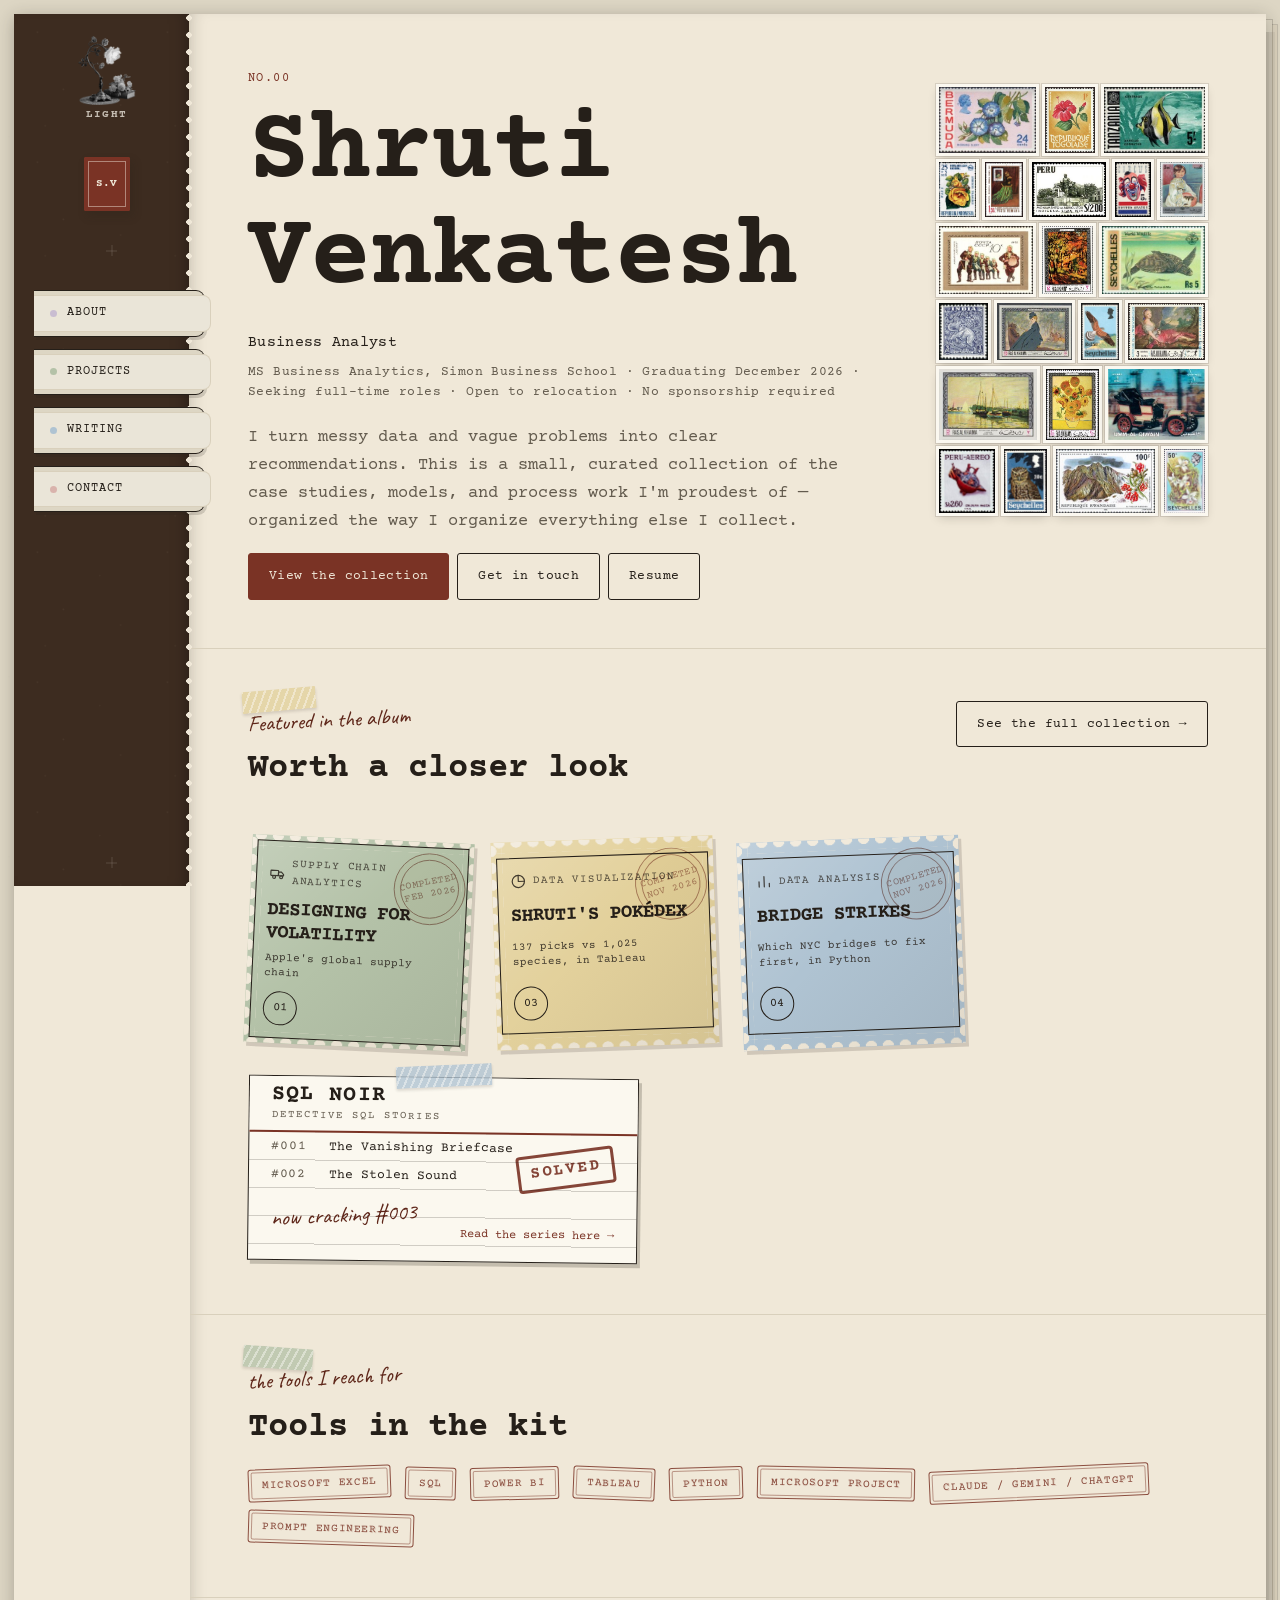
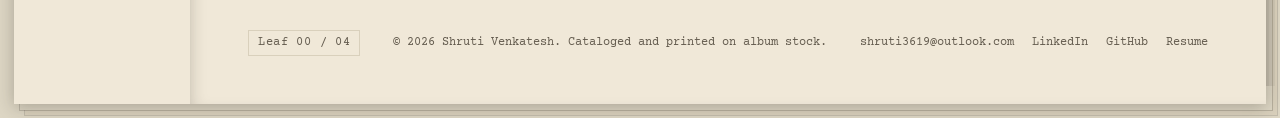
<file: index.html>
<!DOCTYPE html>
<html lang="en">
<head>
<meta charset="UTF-8">
<script>
(function () {
  try {
    var t = localStorage.getItem('theme');
    if (!t) t = (window.matchMedia && window.matchMedia('(prefers-color-scheme: dark)').matches) ? 'dark' : 'light';
    document.documentElement.setAttribute('data-theme', t);
  } catch (e) {}
})();
</script>
<meta name="viewport" content="width=device-width, initial-scale=1.0, viewport-fit=cover">
<title>Shruti Venkatesh — Business Analyst</title>
<meta name="description" content="A small collection of analytics, operations, and strategy work, cataloged like a stamp album.">
<meta property="og:type" content="website">
<meta property="og:title" content="Shruti Venkatesh — Business Analyst">
<meta property="og:description" content="A small collection of analytics, operations, and strategy work, cataloged like a stamp album.">
<meta property="og:url" content="https://shrutivenkatesh14.github.io/Portfolio/">
<meta property="og:site_name" content="Shruti Venkatesh — Portfolio">
<meta property="og:image" content="https://shrutivenkatesh14.github.io/Portfolio/og-image.png">
<meta property="og:image:width" content="1200">
<meta property="og:image:height" content="630">
<meta name="twitter:card" content="summary_large_image">
<meta name="twitter:title" content="Shruti Venkatesh — Business Analyst">
<meta name="twitter:description" content="A small collection of analytics, operations, and strategy work, cataloged like a stamp album.">
<meta name="twitter:image" content="https://shrutivenkatesh14.github.io/Portfolio/og-image.png">
<link rel="canonical" href="https://shrutivenkatesh14.github.io/Portfolio/">
<link rel="icon" type="image/svg+xml" href="favicon.svg">
<link rel="icon" type="image/png" sizes="32x32" href="favicon-32x32.png">
<link rel="apple-touch-icon" href="apple-touch-icon.png">
<link rel="preconnect" href="https://fonts.googleapis.com">
<link rel="preconnect" href="https://fonts.gstatic.com" crossorigin>
<link href="https://fonts.googleapis.com/css2?family=Courier+Prime:ital,wght@0,400;0,700;1,400&family=Newsreader:ital,wght@0,400;0,500;1,400&family=Caveat:wght@500;600&display=swap" rel="stylesheet">
<link rel="stylesheet" href="styles.css?v=20261114">
</head>
<body>

<div class="album">
    <nav class="rail" aria-label="Primary">
    <button class="lamp-toggle" type="button" aria-label="Turn on the lamp (dark mode)" aria-pressed="false" title="Toggle light / dark mode">
    <span class="lamp-toggle-glow" aria-hidden="true"></span>
    <img class="lamp-toggle-img" src="assets/lamp.png" alt="" width="140" height="166" aria-hidden="true">
  
  </button>
  <a class="rail-brand" href="index.html" aria-label="Home" aria-current="page">S.V</a>
    <span class="reg-mark" aria-hidden="true"></span>
    <div class="rail-tabs">
      <a class="rail-tab t-lavender" href="about.html"><span class="tab-dot"></span>About</a>
      <a class="rail-tab t-sage" href="projects.html"><span class="tab-dot"></span>Projects</a>
      <a class="rail-tab t-powder-blue" href="writing.html"><span class="tab-dot"></span>Writing</a>
      <a class="rail-tab t-dusty-rose" href="contact.html"><span class="tab-dot"></span>Contact</a>
    </div>
    <span class="reg-mark" aria-hidden="true" style="margin-top:auto;"></span>
  </nav>
  <button class="rail-toggle" aria-label="Toggle navigation" aria-expanded="false">☰</button>

  <div class="page-content">
    <main>
      <section class="hero">
        <div class="wrap">
          <p class="eyebrow">No.00</p>
          <h1 class="hero-name">Shruti Venkatesh</h1>
          <p class="hero-role">Business Analyst</p>
          <p class="hero-status">MS Business Analytics, Simon Business School · Graduating December 2026 · Seeking full-time roles · Open to relocation · No sponsorship required</p>
          <p class="max-w">
            I turn messy data and vague problems into clear recommendations. This is a small, curated collection of
            the case studies, models, and process work I'm proudest of — organized the way I organize everything
            else I collect.
          </p>
          <div class="chip-row hero-actions">
            <a href="projects.html" class="btn btn-primary">View the collection</a>
            <a href="contact.html" class="btn btn-quiet">Get in touch</a>
            <a href="assets/Shruti-Venkatesh-Resume.pdf" class="btn btn-quiet" target="_blank" rel="noopener noreferrer">Resume</a>
          </div>
          <div class="hero-scatter" id="hero-scatter" aria-hidden="true"></div>
        </div>
      </section>

      <section>
        <div class="wrap">
          <div class="section-head">
            <div>
              <span class="album-note">
                <span class="washi-tape washi-butter" aria-hidden="true" style="width:74px; left:-6px; transform:rotate(-5deg);"></span>
                <span class="hand-note">Featured in the album</span>
              </span>
              <h2 class="mt-0" style="margin-top:8px;">Worth a closer look</h2>
            </div>
            <a href="projects.html" class="btn btn-quiet">See the full collection →</a>
          </div>
          <div class="stamp-collection" id="stamp-grid" data-filter="featured"></div>
        </div>
      </section>

      <section>
        <div class="wrap">
          <span class="album-note">
            <span class="washi-tape washi-sage" aria-hidden="true" style="width:70px; left:-5px; transform:rotate(4deg);"></span>
            <span class="hand-note">the tools I reach for</span>
          </span>
          <h2 class="mt-0" style="margin-top:8px;">Tools in the kit</h2>
          <div class="tool-mark-row">
            <span class="tool-mark" style="--tilt:-2.2deg;">Microsoft Excel</span>
            <span class="tool-mark" style="--tilt:1.6deg;">SQL</span>
            <span class="tool-mark" style="--tilt:-1.4deg;">Power BI</span>
            <span class="tool-mark" style="--tilt:2.4deg;">Tableau</span>
            <span class="tool-mark" style="--tilt:-1.8deg;">Python</span>
            <span class="tool-mark" style="--tilt:1.2deg;">Microsoft Project</span>
            <span class="tool-mark" style="--tilt:-2.6deg;">Claude / Gemini / ChatGPT</span>
            <span class="tool-mark" style="--tilt:1.8deg;">Prompt Engineering</span>
          </div>
        </div>
      </section>
    </main>

    <footer class="site-footer">
      <div class="wrap footer-row">
        <span class="leaf-num">Leaf 00 / 04</span>
        <span>© 2026 Shruti Venkatesh. Cataloged and printed on album stock.</span>
        <div class="footer-links">
          <a href="mailto:shruti3619@outlook.com">shruti3619@outlook.com</a>
          <a href="https://www.linkedin.com/in/shrutivenkatesh14" target="_blank" rel="noopener noreferrer">LinkedIn</a>
          <a href="https://github.com/shrutivenkatesh14" target="_blank" rel="noopener noreferrer">GitHub</a>
          <a href="assets/Shruti-Venkatesh-Resume.pdf" target="_blank" rel="noopener noreferrer">Resume</a>
        </div>
      </div>
    </footer>
  </div>
</div>

<div class="overlay" id="case-overlay" aria-hidden="true" inert>
  <div class="overlay-sheet" role="dialog" aria-modal="true" aria-label="Case file">
    <button class="overlay-close" aria-label="Close">✕</button>
    <div class="overlay-content">
      <div class="overlay-head">
        <div class="overlay-stamp stamp-shape"></div>
        <div>
          <span class="overlay-tag"></span>
          <h3 class="overlay-title"></h3>
        </div>
      </div>
      <span class="overlay-denom"></span>
      <p class="overlay-outcome"></p>
      <figure class="o-shot" hidden>
        <span class="washi-tape" aria-hidden="true"></span>
        <a class="o-shot-link" target="_blank" rel="noopener noreferrer" aria-label="Open the live dashboard on Tableau Public"><img alt="" decoding="async"></a>
        <figcaption class="hand-note o-shot-note"></figcaption>
      </figure>
      <div class="o-diagram" hidden>
        <div class="netmap-top"><h4 class="netmap-head"></h4><span class="hand-note netmap-hand"></span></div>
        <ol class="netmap" aria-label="The supply chain in four stops"></ol>
        <div class="netmap-lock">
          <p class="netmap-lock-caption"></p>
          <div class="netmap-lock-bar"><span class="netmap-lock-end netmap-lock-left"></span><span class="netmap-lock-line" aria-hidden="true"></span><span class="netmap-lock-end netmap-lock-right"></span></div>
        </div>
        <p class="netmap-why"></p>
        <p class="netmap-catch"></p>
        <p class="netmap-take"></p>
      </div>
      <div class="overlay-body">
        <div><h4>The problem</h4><p class="o-problem"></p></div>
        <div><h4>What I did</h4><ul class="o-approach"></ul></div>
        <div><h4>The outcome</h4><p class="o-result"></p></div>
      </div>
      <div class="overlay-links"></div>
    </div>
    <div class="overlay-nav">
      <button class="overlay-prev">← Previous</button>
      <button class="overlay-next">Next →</button>
    </div>
  </div>
</div>

<script src="data.js?v=20261117"></script>
<script src="app.js?v=20261114"></script>
</body>
</html>
</file>
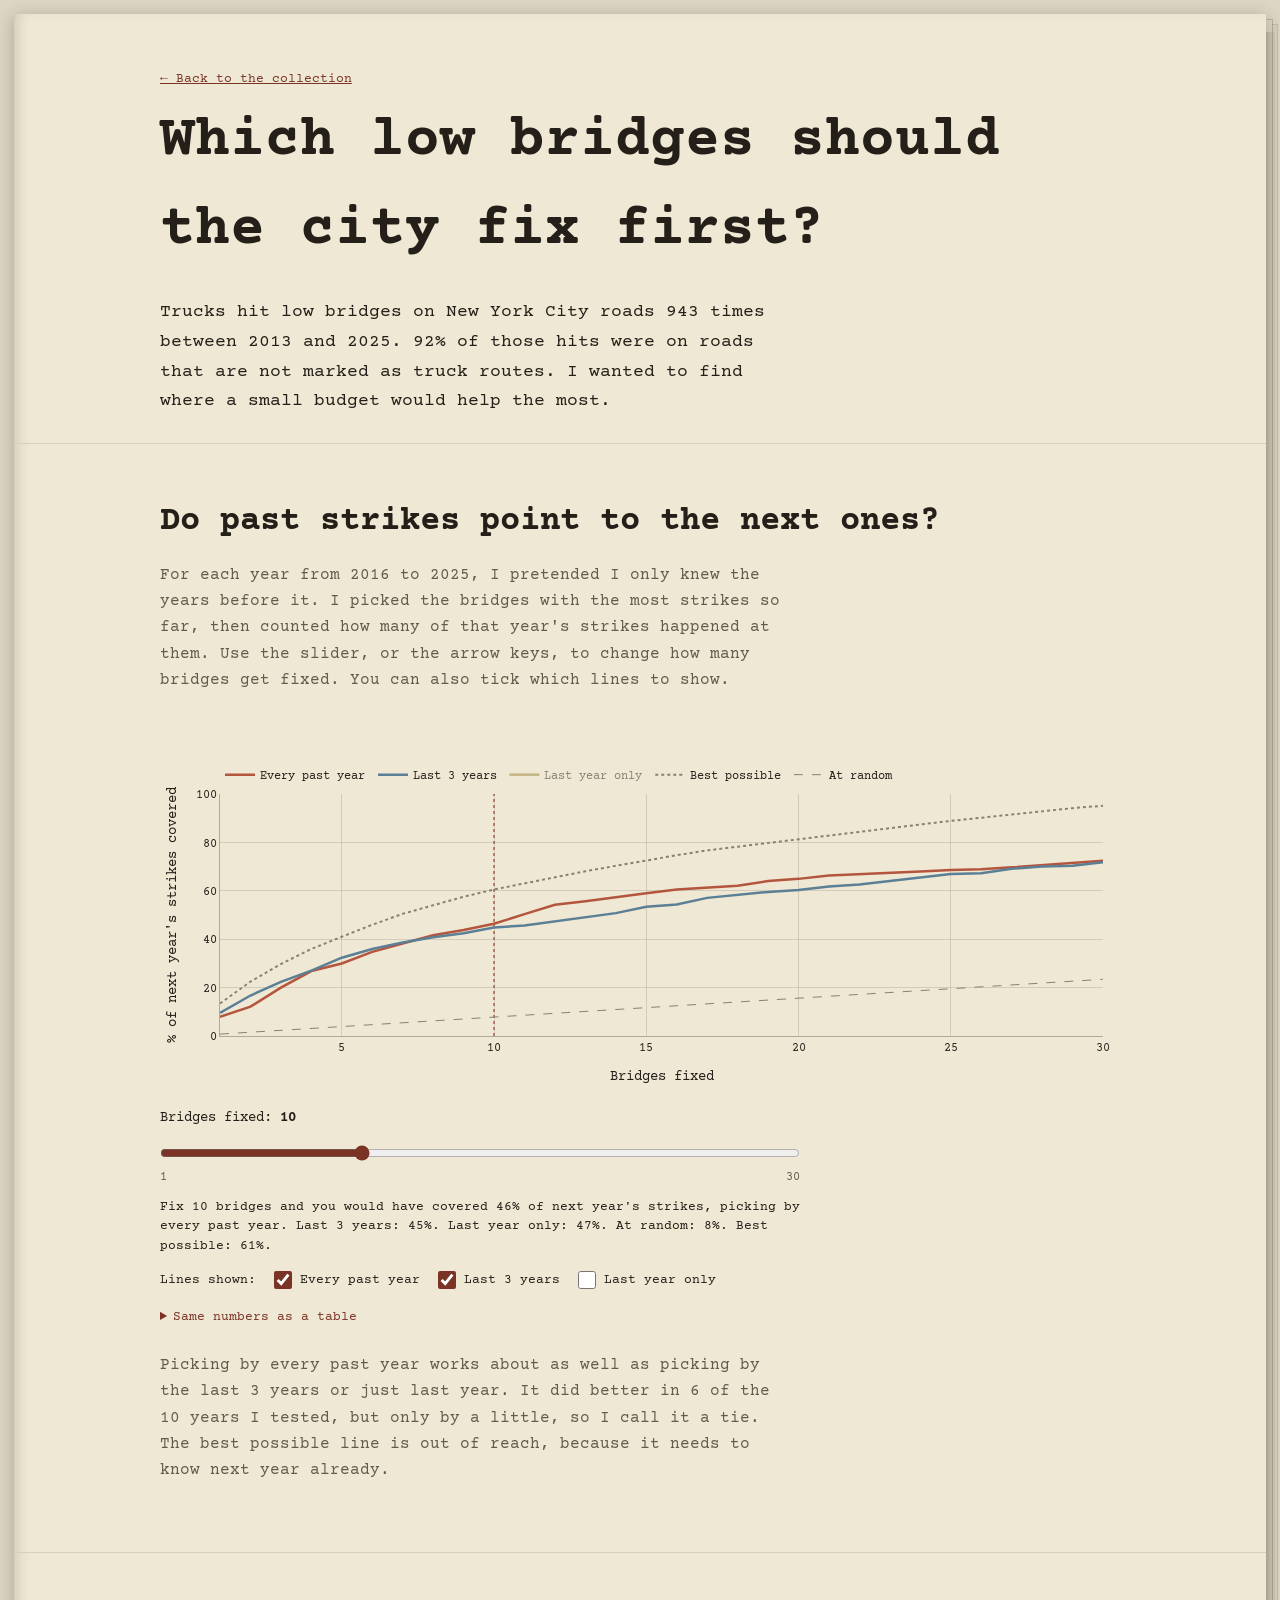
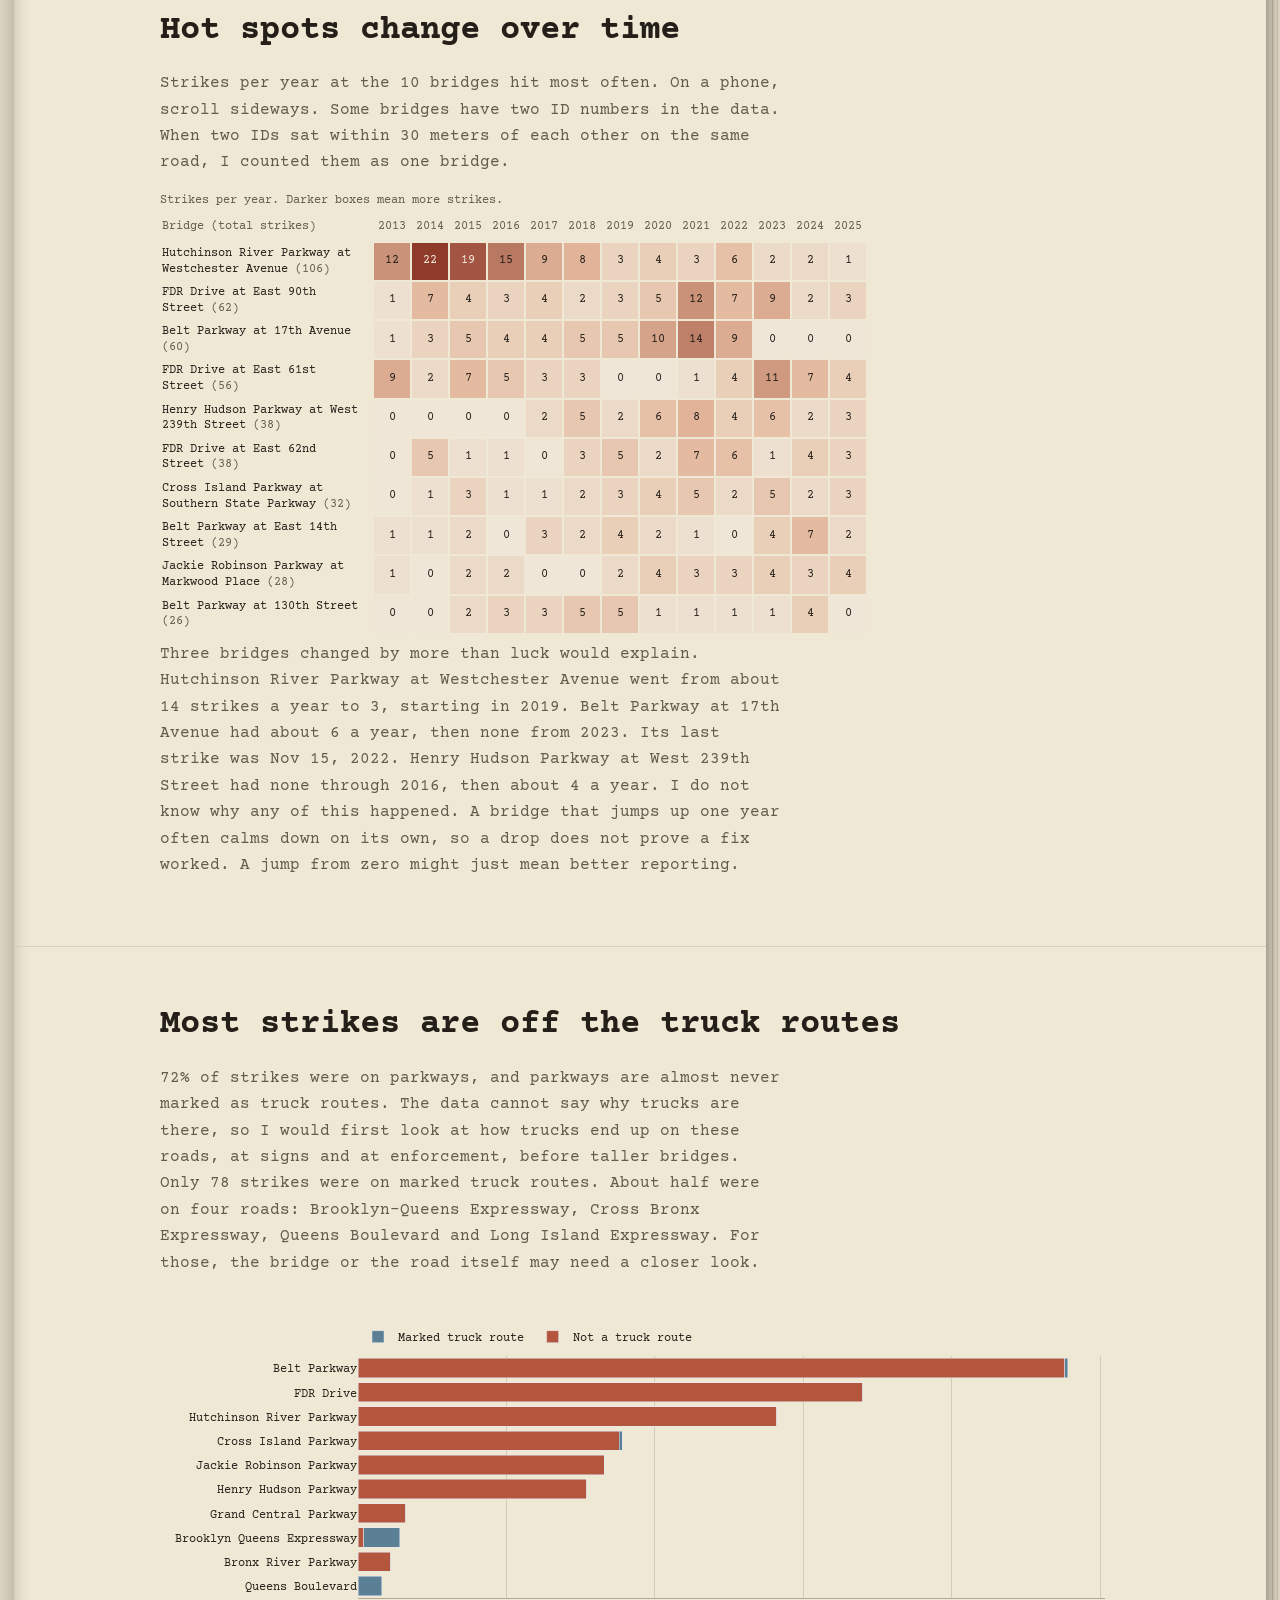
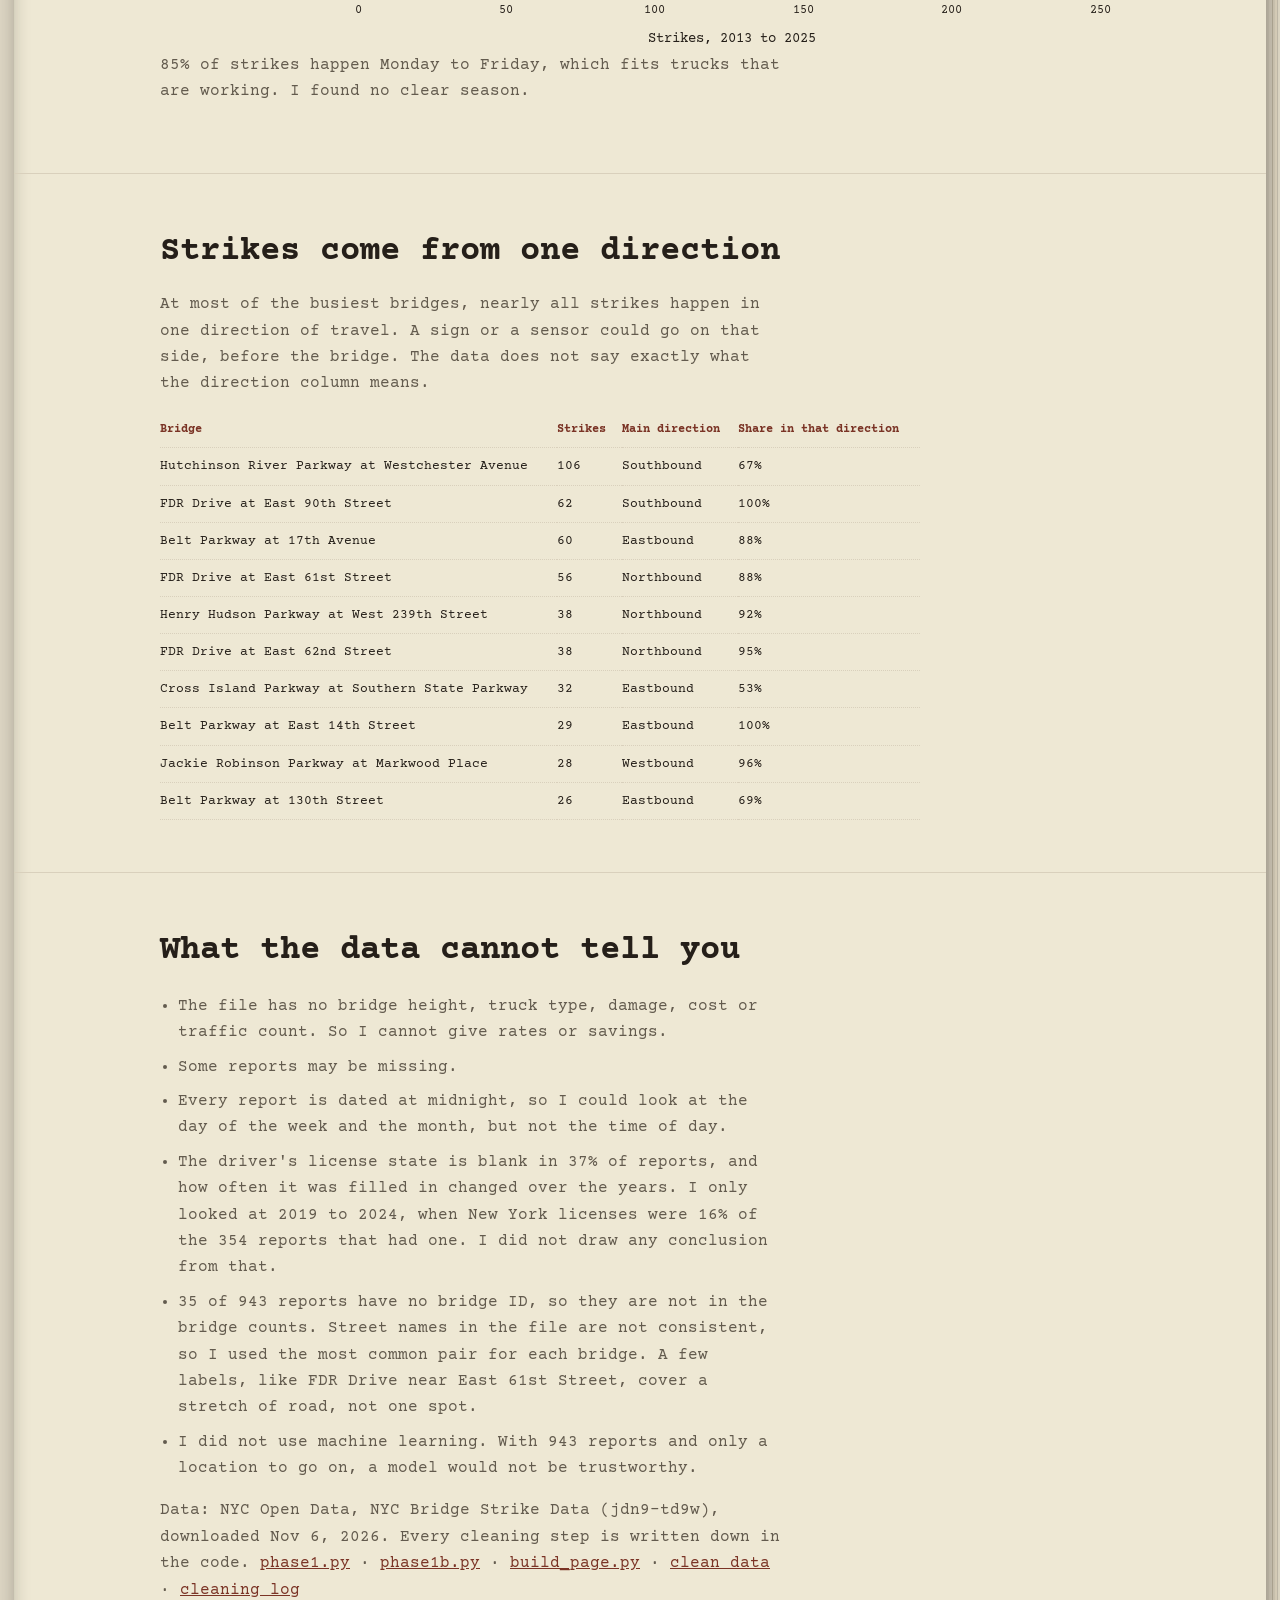
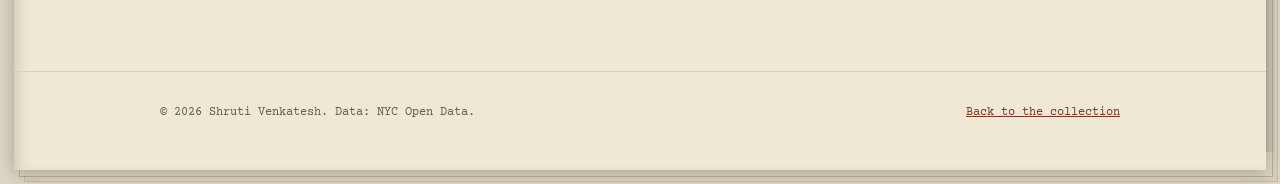
<file: assets/bridge-strikes/index.html>
<!DOCTYPE html>
<html lang="en"><head><meta charset="UTF-8">
<script>(function(){try{var t=localStorage.getItem('theme');if(!t)t=(window.matchMedia&&window.matchMedia('(prefers-color-scheme: dark)').matches)?'dark':'light';document.documentElement.setAttribute('data-theme',t);}catch(e){}})();</script>
<meta name="viewport" content="width=device-width, initial-scale=1.0, viewport-fit=cover">
<title>Bridge Strikes, live analysis — Shruti Venkatesh</title>
<meta name="description" content="Which low NYC bridges should be fixed first? A Python look at 943 truck strikes, tested against past years.">
<link rel="icon" type="image/svg+xml" href="../../favicon.svg">
<link rel="preconnect" href="https://fonts.googleapis.com"><link rel="preconnect" href="https://fonts.gstatic.com" crossorigin>
<link href="https://fonts.googleapis.com/css2?family=Courier+Prime:ital,wght@0,400;0,700;1,400&family=Newsreader:ital,wght@0,400;0,500;1,400&family=Caveat:wght@500;600&display=swap" rel="stylesheet">
<link rel="stylesheet" href="../../styles.css?v=20261114">
<style>
.lede{font-size:18px;color:var(--ink)}
.crumb{margin:0 0 6px}.crumb a{font-family:var(--font-mono);font-size:13px}
.chart{margin:0}.js-plotly-plot{margin:14px 0 6px}.limits{padding-left:18px;color:var(--ink-soft)}.limits li{margin-bottom:8px}
.tbl-wrap{overflow-x:auto;margin-top:14px}.tbl{border-collapse:collapse;width:100%;max-width:760px;font-family:var(--font-mono);font-size:13px}
.tbl th,.tbl td{text-align:left;padding:8px 14px 8px 0;border-bottom:1px dotted var(--line);color:var(--ink)}.tbl th{font-size:12px;color:var(--accent-ink)}
.alt{margin:4px 0 18px;font-family:var(--font-mono);font-size:12.5px}.alt summary{cursor:pointer;color:var(--accent-ink);padding:6px 0}
.heat{margin:16px 0 6px}.heat-tbl{border-collapse:separate;border-spacing:2px;font-family:var(--font-mono);font-size:12px;min-width:700px}
.heat-tbl caption{caption-side:top;text-align:left;font-size:12px;color:var(--ink-soft);padding-bottom:6px}
.heat-tbl thead th{font-size:12px;font-weight:400;color:var(--ink-soft);text-align:center;padding:0 0 4px}
.heat-tbl thead th:first-child{text-align:left}
.heat-tbl tbody th{position:sticky;left:0;background:var(--paper);text-align:left;font-weight:400;font-size:12px;line-height:1.3;color:var(--ink);padding:3px 10px 3px 0;min-width:170px;max-width:210px;z-index:1}
.heat-tbl tbody th span{color:var(--ink-soft)}
.heat-tbl td{width:36px;height:30px;text-align:center;font-variant-numeric:tabular-nums}
.plotly .xtick text,.plotly .ytick text,.plotly .gtitle,.plotly .g-xtitle text,.plotly .g-ytitle text,.plotly .legendtext,.plotly .slider-container text,.plotly .annotation-text{fill:var(--ink)!important}
.ctl{max-width:640px;margin:18px 0 0}.ctl label{display:block;font-family:var(--font-mono);font-size:14px;color:var(--ink)}
.ctl input[type=range]{display:block;width:100%;height:44px;margin:2px 0 0;background:transparent;accent-color:var(--accent-ink);cursor:pointer}
.ctl input[type=range]:focus-visible{outline:2px solid var(--accent-ink);outline-offset:4px;border-radius:3px}
.ctl .ends{display:flex;justify-content:space-between;font-family:var(--font-mono);font-size:12px;color:var(--ink-soft);margin-top:-6px}
.readout{font-family:var(--font-mono);font-size:13px;line-height:1.5;color:var(--ink);margin:10px 0 0;min-height:3em}
.ctl .lines{display:flex;flex-wrap:wrap;align-items:center;gap:2px 18px;margin-top:6px;font-family:var(--font-mono);font-size:13px;color:var(--ink)}
.ctl .lines label{display:inline-flex;align-items:center;gap:8px;min-height:36px;cursor:pointer;font-size:13px}
.ctl .lines input{width:18px;height:18px;margin:0;accent-color:var(--accent-ink)}
.ctl .lines input:focus-visible{outline:2px solid var(--accent-ink);outline-offset:3px}
</style>
<script src="plotly.min.js"></script>
</head>
<body class="wash-projects"><div class="album"><div class="page-content"><main>
<section style="padding-bottom:8px;"><div class="wrap">
<nav class="crumb" aria-label="Breadcrumb"><a href="../../projects.html">← Back to the collection</a></nav>
<h1 style="font-size:clamp(2.2rem,5vw,3.6rem);">Which low bridges should the city fix first?</h1>
<p class="max-w lede">Trucks hit low bridges on New York City roads 943 times between 2013 and 2025. 92% of those hits were on roads that are not marked as truck routes.
I wanted to find where a small budget would help the most.</p>
</div></section>

<section><div class="wrap">
<h2 class="mt-0">Do past strikes point to the next ones?</h2>
<p class="max-w">For each year from 2016 to 2025, I pretended I only knew the years before it. I picked the bridges with the most strikes so far, then counted how many of that year's strikes happened at them.
Use the slider, or the arrow keys, to change how many bridges get fixed. You can also tick which lines to show.</p>
<figure class='chart' role='img' aria-label="Line chart: the share of next year's strikes covered by the bridges with the most strikes so far. With 10 bridges: every past year 46%, last 3 years 45%, best possible 61%, at random 8%. A table with the same numbers follows."><div style="height:380px; width:100%;">                            <div id="cov-chart" class="plotly-graph-div" style="height:100%; width:100%;"></div>            <script>                window.PLOTLYENV=window.PLOTLYENV || {};                                if (document.getElementById("cov-chart")) {                    Plotly.newPlot(                        "cov-chart",                        [{"hovertemplate":"top %{x}: %{y:.0f}%\u003cextra\u003eEvery past year\u003c\u002fextra\u003e","line":{"color":"#B4553E","width":2.5},"mode":"lines","name":"Every past year","visible":true,"x":[1,2,3,4,5,6,7,8,9,10,11,12,13,14,15,16,17,18,19,20,21,22,23,24,25,26,27,28,29,30],"y":[7.929166170394511,12.128304256625647,19.979501151812247,26.843916455952115,29.980843750473955,34.746360493722065,38.19747818284052,41.63599860508437,43.83840320666127,46.40927944835448,50.34883510490573,54.19228670407731,55.66845918495484,57.41350928316782,58.99121397652488,60.545627350550205,61.28290225220866,62.109964331428834,64.0375948255644,64.93033984295558,66.30183550038772,66.76769880710516,67.37205220019095,67.97876191004988,68.56051367768214,68.92707887301447,69.69130056681362,70.51327373178543,71.52328806615766,72.36915524978575],"type":"scatter"},{"hovertemplate":"top %{x}: %{y:.0f}%\u003cextra\u003eLast 3 years\u003c\u002fextra\u003e","line":{"color":"#5B7F95","width":2.5},"mode":"lines","name":"Last 3 years","visible":true,"x":[1,2,3,4,5,6,7,8,9,10,11,12,13,14,15,16,17,18,19,20,21,22,23,24,25,26,27,28,29,30],"y":[9.565289306517649,16.729286146091177,22.37003587781587,26.998346292090247,32.34546109505866,35.94374938950845,38.62048001550743,40.82757985251842,42.44195330016963,44.82694897592337,45.660798655892194,47.40429023195385,48.97762335224517,50.77442376469794,53.38295320332039,54.32159383093476,57.0774271868241,58.37753769303865,59.54689941681841,60.36757970085452,61.78383409296788,62.6402102076886,64.15462336904032,65.35824055867295,66.90704743529817,67.22962808045946,69.12665611916108,70.02908095640109,70.35125244295614,71.76665830462863],"type":"scatter"},{"hovertemplate":"top %{x}: %{y:.0f}%\u003cextra\u003eLast year only\u003c\u002fextra\u003e","line":{"color":"#9A8236","width":2.5},"mode":"lines","name":"Last year only","visible":"legendonly","x":[1,2,3,4,5,6,7,8,9,10,11,12,13,14,15,16,17,18,19,20,21,22,23,24,25,26,27,28,29,30],"y":[11.193658727640052,17.405083525218213,22.278148389499368,26.02691672114874,29.744660515070315,35.22212098917347,39.86418197078424,41.929228607007964,44.9781595462362,46.76396869439643,47.88503377881735,48.84032584015746,49.896461425704814,50.86588960101535,52.985213000180245,54.3871011937753,56.311456269478136,57.710071669510945,58.723785642435836,59.494345838725906,60.2436842891251,61.2409771547611,62.445659957721155,63.41055231554681,64.31048596763857,65.98688249739239,66.3019378124477,66.8907088399844,67.93206684364657,68.88504808246138],"type":"scatter"},{"hovertemplate":"top %{x}: %{y:.0f}%\u003cextra\u003ebest possible\u003c\u002fextra\u003e","line":{"color":"#8A8072","dash":"dot"},"mode":"lines","name":"Best possible","x":[1,2,3,4,5,6,7,8,9,10,11,12,13,14,15,16,17,18,19,20,21,22,23,24,25,26,27,28,29,30],"y":[13.415626302548803,22.45755185070398,29.738254727086876,35.97390269297055,41.01585576824349,45.96521625092384,50.486429979783544,54.07826941382464,57.529263777443205,60.547117207920856,63.12410725876945,65.70109730961802,68.09626917864841,70.32750662144932,72.5587440642502,74.6973889144585,76.69518869424427,78.2648417202094,79.83449474617453,81.40414777213965,82.97380079810478,84.45086123147732,85.92792166484983,87.40498209822238,88.88204253159489,90.2003728062373,91.51870308087965,92.83703335552204,94.15536363016442,95.14846915599664],"type":"scatter"},{"hovertemplate":"top %{x}: %{y:.0f}%\u003cextra\u003erandom\u003c\u002fextra\u003e","line":{"color":"#8A8072","dash":"dash","width":1},"mode":"lines","name":"At random","x":[1,2,3,4,5,6,7,8,9,10,11,12,13,14,15,16,17,18,19,20,21,22,23,24,25,26,27,28,29,30],"y":[0.78125,1.5625,2.34375,3.125,3.90625,4.6875,5.46875,6.25,7.03125,7.8125,8.59375,9.375,10.15625,10.9375,11.71875,12.5,13.28125,14.0625,14.84375,15.625,16.40625,17.1875,17.96875,18.75,19.53125,20.3125,21.09375,21.875,22.65625,23.4375],"type":"scatter"}],                        {"template":{"data":{"histogram2dcontour":[{"type":"histogram2dcontour","colorbar":{"outlinewidth":0,"ticks":""},"colorscale":[[0.0,"#0d0887"],[0.1111111111111111,"#46039f"],[0.2222222222222222,"#7201a8"],[0.3333333333333333,"#9c179e"],[0.4444444444444444,"#bd3786"],[0.5555555555555556,"#d8576b"],[0.6666666666666666,"#ed7953"],[0.7777777777777778,"#fb9f3a"],[0.8888888888888888,"#fdca26"],[1.0,"#f0f921"]]}],"choropleth":[{"type":"choropleth","colorbar":{"outlinewidth":0,"ticks":""}}],"histogram2d":[{"type":"histogram2d","colorbar":{"outlinewidth":0,"ticks":""},"colorscale":[[0.0,"#0d0887"],[0.1111111111111111,"#46039f"],[0.2222222222222222,"#7201a8"],[0.3333333333333333,"#9c179e"],[0.4444444444444444,"#bd3786"],[0.5555555555555556,"#d8576b"],[0.6666666666666666,"#ed7953"],[0.7777777777777778,"#fb9f3a"],[0.8888888888888888,"#fdca26"],[1.0,"#f0f921"]]}],"heatmap":[{"type":"heatmap","colorbar":{"outlinewidth":0,"ticks":""},"colorscale":[[0.0,"#0d0887"],[0.1111111111111111,"#46039f"],[0.2222222222222222,"#7201a8"],[0.3333333333333333,"#9c179e"],[0.4444444444444444,"#bd3786"],[0.5555555555555556,"#d8576b"],[0.6666666666666666,"#ed7953"],[0.7777777777777778,"#fb9f3a"],[0.8888888888888888,"#fdca26"],[1.0,"#f0f921"]]}],"contourcarpet":[{"type":"contourcarpet","colorbar":{"outlinewidth":0,"ticks":""}}],"contour":[{"type":"contour","colorbar":{"outlinewidth":0,"ticks":""},"colorscale":[[0.0,"#0d0887"],[0.1111111111111111,"#46039f"],[0.2222222222222222,"#7201a8"],[0.3333333333333333,"#9c179e"],[0.4444444444444444,"#bd3786"],[0.5555555555555556,"#d8576b"],[0.6666666666666666,"#ed7953"],[0.7777777777777778,"#fb9f3a"],[0.8888888888888888,"#fdca26"],[1.0,"#f0f921"]]}],"surface":[{"type":"surface","colorbar":{"outlinewidth":0,"ticks":""},"colorscale":[[0.0,"#0d0887"],[0.1111111111111111,"#46039f"],[0.2222222222222222,"#7201a8"],[0.3333333333333333,"#9c179e"],[0.4444444444444444,"#bd3786"],[0.5555555555555556,"#d8576b"],[0.6666666666666666,"#ed7953"],[0.7777777777777778,"#fb9f3a"],[0.8888888888888888,"#fdca26"],[1.0,"#f0f921"]]}],"mesh3d":[{"type":"mesh3d","colorbar":{"outlinewidth":0,"ticks":""}}],"scatter":[{"fillpattern":{"fillmode":"overlay","size":10,"solidity":0.2},"type":"scatter"}],"parcoords":[{"type":"parcoords","line":{"colorbar":{"outlinewidth":0,"ticks":""}}}],"scatterpolargl":[{"type":"scatterpolargl","marker":{"colorbar":{"outlinewidth":0,"ticks":""}}}],"bar":[{"error_x":{"color":"#2a3f5f"},"error_y":{"color":"#2a3f5f"},"marker":{"line":{"color":"#E5ECF6","width":0.5},"pattern":{"fillmode":"overlay","size":10,"solidity":0.2}},"type":"bar"}],"scattergeo":[{"type":"scattergeo","marker":{"colorbar":{"outlinewidth":0,"ticks":""}}}],"scatterpolar":[{"type":"scatterpolar","marker":{"colorbar":{"outlinewidth":0,"ticks":""}}}],"histogram":[{"marker":{"pattern":{"fillmode":"overlay","size":10,"solidity":0.2}},"type":"histogram"}],"scattergl":[{"type":"scattergl","marker":{"colorbar":{"outlinewidth":0,"ticks":""}}}],"scatter3d":[{"type":"scatter3d","line":{"colorbar":{"outlinewidth":0,"ticks":""}},"marker":{"colorbar":{"outlinewidth":0,"ticks":""}}}],"scattermap":[{"type":"scattermap","marker":{"colorbar":{"outlinewidth":0,"ticks":""}}}],"scatterternary":[{"type":"scatterternary","marker":{"colorbar":{"outlinewidth":0,"ticks":""}}}],"scattercarpet":[{"type":"scattercarpet","marker":{"colorbar":{"outlinewidth":0,"ticks":""}}}],"carpet":[{"aaxis":{"endlinecolor":"#2a3f5f","gridcolor":"white","linecolor":"white","minorgridcolor":"white","startlinecolor":"#2a3f5f"},"baxis":{"endlinecolor":"#2a3f5f","gridcolor":"white","linecolor":"white","minorgridcolor":"white","startlinecolor":"#2a3f5f"},"type":"carpet"}],"table":[{"cells":{"fill":{"color":"#EBF0F8"},"line":{"color":"white"}},"header":{"fill":{"color":"#C8D4E3"},"line":{"color":"white"}},"type":"table"}],"barpolar":[{"marker":{"line":{"color":"#E5ECF6","width":0.5},"pattern":{"fillmode":"overlay","size":10,"solidity":0.2}},"type":"barpolar"}],"pie":[{"automargin":true,"type":"pie"}]},"layout":{"autotypenumbers":"strict","colorway":["#636efa","#EF553B","#00cc96","#ab63fa","#FFA15A","#19d3f3","#FF6692","#B6E880","#FF97FF","#FECB52"],"font":{"color":"#2a3f5f"},"hovermode":"closest","hoverlabel":{"align":"left"},"paper_bgcolor":"white","plot_bgcolor":"#E5ECF6","polar":{"bgcolor":"#E5ECF6","angularaxis":{"gridcolor":"white","linecolor":"white","ticks":""},"radialaxis":{"gridcolor":"white","linecolor":"white","ticks":""}},"ternary":{"bgcolor":"#E5ECF6","aaxis":{"gridcolor":"white","linecolor":"white","ticks":""},"baxis":{"gridcolor":"white","linecolor":"white","ticks":""},"caxis":{"gridcolor":"white","linecolor":"white","ticks":""}},"coloraxis":{"colorbar":{"outlinewidth":0,"ticks":""}},"colorscale":{"sequential":[[0.0,"#0d0887"],[0.1111111111111111,"#46039f"],[0.2222222222222222,"#7201a8"],[0.3333333333333333,"#9c179e"],[0.4444444444444444,"#bd3786"],[0.5555555555555556,"#d8576b"],[0.6666666666666666,"#ed7953"],[0.7777777777777778,"#fb9f3a"],[0.8888888888888888,"#fdca26"],[1.0,"#f0f921"]],"sequentialminus":[[0.0,"#0d0887"],[0.1111111111111111,"#46039f"],[0.2222222222222222,"#7201a8"],[0.3333333333333333,"#9c179e"],[0.4444444444444444,"#bd3786"],[0.5555555555555556,"#d8576b"],[0.6666666666666666,"#ed7953"],[0.7777777777777778,"#fb9f3a"],[0.8888888888888888,"#fdca26"],[1.0,"#f0f921"]],"diverging":[[0,"#8e0152"],[0.1,"#c51b7d"],[0.2,"#de77ae"],[0.3,"#f1b6da"],[0.4,"#fde0ef"],[0.5,"#f7f7f7"],[0.6,"#e6f5d0"],[0.7,"#b8e186"],[0.8,"#7fbc41"],[0.9,"#4d9221"],[1,"#276419"]]},"xaxis":{"gridcolor":"white","linecolor":"white","ticks":"","title":{"standoff":15},"zerolinecolor":"white","automargin":true,"zerolinewidth":2},"yaxis":{"gridcolor":"white","linecolor":"white","ticks":"","title":{"standoff":15},"zerolinecolor":"white","automargin":true,"zerolinewidth":2},"scene":{"xaxis":{"backgroundcolor":"#E5ECF6","gridcolor":"white","linecolor":"white","showbackground":true,"ticks":"","zerolinecolor":"white","gridwidth":2},"yaxis":{"backgroundcolor":"#E5ECF6","gridcolor":"white","linecolor":"white","showbackground":true,"ticks":"","zerolinecolor":"white","gridwidth":2},"zaxis":{"backgroundcolor":"#E5ECF6","gridcolor":"white","linecolor":"white","showbackground":true,"ticks":"","zerolinecolor":"white","gridwidth":2}},"shapedefaults":{"line":{"color":"#2a3f5f"}},"annotationdefaults":{"arrowcolor":"#2a3f5f","arrowhead":0,"arrowwidth":1},"geo":{"bgcolor":"white","landcolor":"#E5ECF6","subunitcolor":"white","showland":true,"showlakes":true,"lakecolor":"white"},"title":{"x":0.05}}},"margin":{"l":10,"r":10,"t":84,"b":40},"font":{"family":"Courier Prime, Courier New, monospace","size":12},"xaxis":{"title":{"text":"Bridges fixed"},"gridcolor":"rgba(138,128,114,0.28)","zeroline":false,"linecolor":"rgba(138,128,114,0.6)"},"yaxis":{"title":{"text":"% of next year's strikes covered"},"range":[0,100],"gridcolor":"rgba(138,128,114,0.28)","zeroline":false,"linecolor":"rgba(138,128,114,0.6)"},"legend":{"font":{"size":12},"orientation":"h","y":1.02,"yanchor":"bottom","x":0,"itemclick":false,"itemdoubleclick":false},"height":380,"paper_bgcolor":"rgba(0,0,0,0)","plot_bgcolor":"rgba(0,0,0,0)","shapes":[{"layer":"below","line":{"color":"#B4553E","dash":"dot","width":1.5},"type":"line","x0":10,"x1":10,"y0":0,"y1":100}]},                        {"displayModeBar": false, "responsive": true}                    )                };            </script>        </div></figure><div class='ctl' id='ctl' hidden><label for='nsites'>Bridges fixed: <b id='nv'>10</b></label><input id='nsites' type='range' min='1' max='30' step='1' value='10' aria-controls='cov-chart' aria-describedby='readout' aria-valuetext='10 bridges. Covers 46% of next year&#39;s strikes.'><div class='ends' aria-hidden='true'><span>1</span><span>30</span></div><p id='readout' class='readout'>Fix 10 bridges and you would have covered 46% of next year's strikes, picking by every past year. Last 3 years: 45%. Last year only: 47%. At random: 8%. Best possible: 61%.</p><div class='lines' role='group' aria-labelledby='lg'><span id='lg'>Lines shown:</span><label><input type='checkbox' data-t='0' checked> Every past year</label><label><input type='checkbox' data-t='1' checked> Last 3 years</label><label><input type='checkbox' data-t='2'> Last year only</label></div></div><script>(function(){var D={"all": [8, 12, 20, 27, 30, 35, 38, 42, 44, 46, 50, 54, 56, 57, 59, 61, 61, 62, 64, 65, 66, 67, 67, 68, 69, 69, 70, 71, 72, 72], "l3": [10, 17, 22, 27, 32, 36, 39, 41, 42, 45, 46, 47, 49, 51, 53, 54, 57, 58, 60, 60, 62, 63, 64, 65, 67, 67, 69, 70, 70, 72], "l1": [11, 17, 22, 26, 30, 35, 40, 42, 45, 47, 48, 49, 50, 51, 53, 54, 56, 58, 59, 59, 60, 61, 62, 63, 64, 66, 66, 67, 68, 69], "o": [13, 22, 30, 36, 41, 46, 50, 54, 58, 61, 63, 66, 68, 70, 73, 75, 77, 78, 80, 81, 83, 84, 86, 87, 89, 90, 92, 93, 94, 95], "r": [1, 2, 2, 3, 4, 5, 5, 6, 7, 8, 9, 9, 10, 11, 12, 13, 13, 14, 15, 16, 16, 17, 18, 19, 20, 20, 21, 22, 23, 23]};var g=document.getElementById('cov-chart'),r=document.getElementById('nsites'),o=document.getElementById('readout'),v=document.getElementById('nv');if(!g||!r||!window.Plotly)return;var c=document.getElementById('ctl');c.hidden=false;function upd(){var n=+r.value,i=n-1,u=n==1?'bridge':'bridges';o.textContent='Fix '+n+' '+u+' and you would have covered '+D.all[i]+'% of next year\'s strikes, picking by every past year. Last 3 years: '+D.l3[i]+'%. Last year only: '+D.l1[i]+'%. At random: '+D.r[i]+'%. Best possible: '+D.o[i]+'%.';v.textContent=n;r.setAttribute('aria-valuetext',n+' '+u+'. Covers '+D.all[i]+'% of next year\'s strikes.');Plotly.relayout(g,{'shapes[0].x0':n,'shapes[0].x1':n});}r.addEventListener('input',upd);c.querySelectorAll('input[type=checkbox]').forEach(function(x){x.addEventListener('change',function(){Plotly.restyle(g,{visible:x.checked?true:'legendonly'},[+x.getAttribute('data-t')]);});});})();</script><details class='alt'><summary>Same numbers as a table</summary><div class='tbl-wrap'><table class='tbl'><thead><tr><th scope='col'>Bridges fixed</th><th scope='col'>Every past year</th><th scope='col'>Last 3 years</th><th scope='col'>Last year only</th><th scope='col'>Best possible</th><th scope='col'>At random</th></tr></thead><tbody><tr><th scope='row'>1</th><td>8%</td><td>10%</td><td>11%</td><td>13%</td><td>1%</td></tr><tr><th scope='row'>3</th><td>20%</td><td>22%</td><td>22%</td><td>30%</td><td>2%</td></tr><tr><th scope='row'>5</th><td>30%</td><td>32%</td><td>30%</td><td>41%</td><td>4%</td></tr><tr><th scope='row'>10</th><td>46%</td><td>45%</td><td>47%</td><td>61%</td><td>8%</td></tr><tr><th scope='row'>15</th><td>59%</td><td>53%</td><td>53%</td><td>73%</td><td>12%</td></tr><tr><th scope='row'>20</th><td>65%</td><td>60%</td><td>59%</td><td>81%</td><td>16%</td></tr><tr><th scope='row'>30</th><td>72%</td><td>72%</td><td>69%</td><td>95%</td><td>23%</td></tr></tbody></table></div></details>
<p class="max-w">Picking by every past year works about as well as picking by the last 3 years or just last year. It did better in 6 of the 10 years I tested, but only by a little, so I call it a tie.
The best possible line is out of reach, because it needs to know next year already.</p>
</div></section>

<section><div class="wrap">
<h2 class="mt-0">Hot spots change over time</h2>
<p class="max-w">Strikes per year at the 10 bridges hit most often. On a phone, scroll sideways.
Some bridges have two ID numbers in the data. When two IDs sat within 30 meters of each other on the same road, I counted them as one bridge.</p>
<div class='tbl-wrap heat'><table class='heat-tbl'><caption>Strikes per year. Darker boxes mean more strikes.</caption><thead><tr><th scope='col'>Bridge (total strikes)</th><th scope='col'>2013</th><th scope='col'>2014</th><th scope='col'>2015</th><th scope='col'>2016</th><th scope='col'>2017</th><th scope='col'>2018</th><th scope='col'>2019</th><th scope='col'>2020</th><th scope='col'>2021</th><th scope='col'>2022</th><th scope='col'>2023</th><th scope='col'>2024</th><th scope='col'>2025</th></tr></thead><tbody><tr><th scope='row'>Hutchinson River Parkway at Westchester Avenue <span>(106)</span></th><td style='background:#CA9279;color:#251F19' title='Hutchinson River Parkway at Westchester Avenue, 2013: 12'>12</td><td style='background:#8F3B2A;color:#F7F0E4' title='Hutchinson River Parkway at Westchester Avenue, 2014: 22'>22</td><td style='background:#A15542;color:#F7F0E4' title='Hutchinson River Parkway at Westchester Avenue, 2015: 19'>19</td><td style='background:#B87861;color:#251F19' title='Hutchinson River Parkway at Westchester Avenue, 2016: 15'>15</td><td style='background:#DBAC91;color:#251F19' title='Hutchinson River Parkway at Westchester Avenue, 2017: 9'>9</td><td style='background:#E1B499;color:#251F19' title='Hutchinson River Parkway at Westchester Avenue, 2018: 8'>8</td><td style='background:#EAD4C0;color:#251F19' title='Hutchinson River Parkway at Westchester Avenue, 2019: 3'>3</td><td style='background:#E9CEB8;color:#251F19' title='Hutchinson River Parkway at Westchester Avenue, 2020: 4'>4</td><td style='background:#EAD4C0;color:#251F19' title='Hutchinson River Parkway at Westchester Avenue, 2021: 3'>3</td><td style='background:#E6C1A8;color:#251F19' title='Hutchinson River Parkway at Westchester Avenue, 2022: 6'>6</td><td style='background:#ECDAC8;color:#251F19' title='Hutchinson River Parkway at Westchester Avenue, 2023: 2'>2</td><td style='background:#ECDAC8;color:#251F19' title='Hutchinson River Parkway at Westchester Avenue, 2024: 2'>2</td><td style='background:#EDE0D0;color:#251F19' title='Hutchinson River Parkway at Westchester Avenue, 2025: 1'>1</td></tr><tr><th scope='row'>FDR Drive at East 90th Street <span>(62)</span></th><td style='background:#EDE0D0;color:#251F19' title='FDR Drive at East 90th Street, 2013: 1'>1</td><td style='background:#E4BBA1;color:#251F19' title='FDR Drive at East 90th Street, 2014: 7'>7</td><td style='background:#E9CEB8;color:#251F19' title='FDR Drive at East 90th Street, 2015: 4'>4</td><td style='background:#EAD4C0;color:#251F19' title='FDR Drive at East 90th Street, 2016: 3'>3</td><td style='background:#E9CEB8;color:#251F19' title='FDR Drive at East 90th Street, 2017: 4'>4</td><td style='background:#ECDAC8;color:#251F19' title='FDR Drive at East 90th Street, 2018: 2'>2</td><td style='background:#EAD4C0;color:#251F19' title='FDR Drive at East 90th Street, 2019: 3'>3</td><td style='background:#E7C7B0;color:#251F19' title='FDR Drive at East 90th Street, 2020: 5'>5</td><td style='background:#CA9279;color:#251F19' title='FDR Drive at East 90th Street, 2021: 12'>12</td><td style='background:#E4BBA1;color:#251F19' title='FDR Drive at East 90th Street, 2022: 7'>7</td><td style='background:#DBAC91;color:#251F19' title='FDR Drive at East 90th Street, 2023: 9'>9</td><td style='background:#ECDAC8;color:#251F19' title='FDR Drive at East 90th Street, 2024: 2'>2</td><td style='background:#EAD4C0;color:#251F19' title='FDR Drive at East 90th Street, 2025: 3'>3</td></tr><tr><th scope='row'>Belt Parkway at 17th Avenue <span>(60)</span></th><td style='background:#EDE0D0;color:#251F19' title='Belt Parkway at 17th Avenue, 2013: 1'>1</td><td style='background:#EAD4C0;color:#251F19' title='Belt Parkway at 17th Avenue, 2014: 3'>3</td><td style='background:#E7C7B0;color:#251F19' title='Belt Parkway at 17th Avenue, 2015: 5'>5</td><td style='background:#E9CEB8;color:#251F19' title='Belt Parkway at 17th Avenue, 2016: 4'>4</td><td style='background:#E9CEB8;color:#251F19' title='Belt Parkway at 17th Avenue, 2017: 4'>4</td><td style='background:#E7C7B0;color:#251F19' title='Belt Parkway at 17th Avenue, 2018: 5'>5</td><td style='background:#E7C7B0;color:#251F19' title='Belt Parkway at 17th Avenue, 2019: 5'>5</td><td style='background:#D5A389;color:#251F19' title='Belt Parkway at 17th Avenue, 2020: 10'>10</td><td style='background:#BE8069;color:#251F19' title='Belt Parkway at 17th Avenue, 2021: 14'>14</td><td style='background:#DBAC91;color:#251F19' title='Belt Parkway at 17th Avenue, 2022: 9'>9</td><td style='background:#EFE6D8;color:#251F19' title='Belt Parkway at 17th Avenue, 2023: 0'>0</td><td style='background:#EFE6D8;color:#251F19' title='Belt Parkway at 17th Avenue, 2024: 0'>0</td><td style='background:#EFE6D8;color:#251F19' title='Belt Parkway at 17th Avenue, 2025: 0'>0</td></tr><tr><th scope='row'>FDR Drive at East 61st Street <span>(56)</span></th><td style='background:#DBAC91;color:#251F19' title='FDR Drive at East 61st Street, 2013: 9'>9</td><td style='background:#ECDAC8;color:#251F19' title='FDR Drive at East 61st Street, 2014: 2'>2</td><td style='background:#E4BBA1;color:#251F19' title='FDR Drive at East 61st Street, 2015: 7'>7</td><td style='background:#E7C7B0;color:#251F19' title='FDR Drive at East 61st Street, 2016: 5'>5</td><td style='background:#EAD4C0;color:#251F19' title='FDR Drive at East 61st Street, 2017: 3'>3</td><td style='background:#EAD4C0;color:#251F19' title='FDR Drive at East 61st Street, 2018: 3'>3</td><td style='background:#EFE6D8;color:#251F19' title='FDR Drive at East 61st Street, 2019: 0'>0</td><td style='background:#EFE6D8;color:#251F19' title='FDR Drive at East 61st Street, 2020: 0'>0</td><td style='background:#EDE0D0;color:#251F19' title='FDR Drive at East 61st Street, 2021: 1'>1</td><td style='background:#E9CEB8;color:#251F19' title='FDR Drive at East 61st Street, 2022: 4'>4</td><td style='background:#D09A81;color:#251F19' title='FDR Drive at East 61st Street, 2023: 11'>11</td><td style='background:#E4BBA1;color:#251F19' title='FDR Drive at East 61st Street, 2024: 7'>7</td><td style='background:#E9CEB8;color:#251F19' title='FDR Drive at East 61st Street, 2025: 4'>4</td></tr><tr><th scope='row'>Henry Hudson Parkway at West 239th Street <span>(38)</span></th><td style='background:#EFE6D8;color:#251F19' title='Henry Hudson Parkway at West 239th Street, 2013: 0'>0</td><td style='background:#EFE6D8;color:#251F19' title='Henry Hudson Parkway at West 239th Street, 2014: 0'>0</td><td style='background:#EFE6D8;color:#251F19' title='Henry Hudson Parkway at West 239th Street, 2015: 0'>0</td><td style='background:#EFE6D8;color:#251F19' title='Henry Hudson Parkway at West 239th Street, 2016: 0'>0</td><td style='background:#ECDAC8;color:#251F19' title='Henry Hudson Parkway at West 239th Street, 2017: 2'>2</td><td style='background:#E7C7B0;color:#251F19' title='Henry Hudson Parkway at West 239th Street, 2018: 5'>5</td><td style='background:#ECDAC8;color:#251F19' title='Henry Hudson Parkway at West 239th Street, 2019: 2'>2</td><td style='background:#E6C1A8;color:#251F19' title='Henry Hudson Parkway at West 239th Street, 2020: 6'>6</td><td style='background:#E1B499;color:#251F19' title='Henry Hudson Parkway at West 239th Street, 2021: 8'>8</td><td style='background:#E9CEB8;color:#251F19' title='Henry Hudson Parkway at West 239th Street, 2022: 4'>4</td><td style='background:#E6C1A8;color:#251F19' title='Henry Hudson Parkway at West 239th Street, 2023: 6'>6</td><td style='background:#ECDAC8;color:#251F19' title='Henry Hudson Parkway at West 239th Street, 2024: 2'>2</td><td style='background:#EAD4C0;color:#251F19' title='Henry Hudson Parkway at West 239th Street, 2025: 3'>3</td></tr><tr><th scope='row'>FDR Drive at East 62nd Street <span>(38)</span></th><td style='background:#EFE6D8;color:#251F19' title='FDR Drive at East 62nd Street, 2013: 0'>0</td><td style='background:#E7C7B0;color:#251F19' title='FDR Drive at East 62nd Street, 2014: 5'>5</td><td style='background:#EDE0D0;color:#251F19' title='FDR Drive at East 62nd Street, 2015: 1'>1</td><td style='background:#EDE0D0;color:#251F19' title='FDR Drive at East 62nd Street, 2016: 1'>1</td><td style='background:#EFE6D8;color:#251F19' title='FDR Drive at East 62nd Street, 2017: 0'>0</td><td style='background:#EAD4C0;color:#251F19' title='FDR Drive at East 62nd Street, 2018: 3'>3</td><td style='background:#E7C7B0;color:#251F19' title='FDR Drive at East 62nd Street, 2019: 5'>5</td><td style='background:#ECDAC8;color:#251F19' title='FDR Drive at East 62nd Street, 2020: 2'>2</td><td style='background:#E4BBA1;color:#251F19' title='FDR Drive at East 62nd Street, 2021: 7'>7</td><td style='background:#E6C1A8;color:#251F19' title='FDR Drive at East 62nd Street, 2022: 6'>6</td><td style='background:#EDE0D0;color:#251F19' title='FDR Drive at East 62nd Street, 2023: 1'>1</td><td style='background:#E9CEB8;color:#251F19' title='FDR Drive at East 62nd Street, 2024: 4'>4</td><td style='background:#EAD4C0;color:#251F19' title='FDR Drive at East 62nd Street, 2025: 3'>3</td></tr><tr><th scope='row'>Cross Island Parkway at Southern State Parkway <span>(32)</span></th><td style='background:#EFE6D8;color:#251F19' title='Cross Island Parkway at Southern State Parkway, 2013: 0'>0</td><td style='background:#EDE0D0;color:#251F19' title='Cross Island Parkway at Southern State Parkway, 2014: 1'>1</td><td style='background:#EAD4C0;color:#251F19' title='Cross Island Parkway at Southern State Parkway, 2015: 3'>3</td><td style='background:#EDE0D0;color:#251F19' title='Cross Island Parkway at Southern State Parkway, 2016: 1'>1</td><td style='background:#EDE0D0;color:#251F19' title='Cross Island Parkway at Southern State Parkway, 2017: 1'>1</td><td style='background:#ECDAC8;color:#251F19' title='Cross Island Parkway at Southern State Parkway, 2018: 2'>2</td><td style='background:#EAD4C0;color:#251F19' title='Cross Island Parkway at Southern State Parkway, 2019: 3'>3</td><td style='background:#E9CEB8;color:#251F19' title='Cross Island Parkway at Southern State Parkway, 2020: 4'>4</td><td style='background:#E7C7B0;color:#251F19' title='Cross Island Parkway at Southern State Parkway, 2021: 5'>5</td><td style='background:#ECDAC8;color:#251F19' title='Cross Island Parkway at Southern State Parkway, 2022: 2'>2</td><td style='background:#E7C7B0;color:#251F19' title='Cross Island Parkway at Southern State Parkway, 2023: 5'>5</td><td style='background:#ECDAC8;color:#251F19' title='Cross Island Parkway at Southern State Parkway, 2024: 2'>2</td><td style='background:#EAD4C0;color:#251F19' title='Cross Island Parkway at Southern State Parkway, 2025: 3'>3</td></tr><tr><th scope='row'>Belt Parkway at East 14th Street <span>(29)</span></th><td style='background:#EDE0D0;color:#251F19' title='Belt Parkway at East 14th Street, 2013: 1'>1</td><td style='background:#EDE0D0;color:#251F19' title='Belt Parkway at East 14th Street, 2014: 1'>1</td><td style='background:#ECDAC8;color:#251F19' title='Belt Parkway at East 14th Street, 2015: 2'>2</td><td style='background:#EFE6D8;color:#251F19' title='Belt Parkway at East 14th Street, 2016: 0'>0</td><td style='background:#EAD4C0;color:#251F19' title='Belt Parkway at East 14th Street, 2017: 3'>3</td><td style='background:#ECDAC8;color:#251F19' title='Belt Parkway at East 14th Street, 2018: 2'>2</td><td style='background:#E9CEB8;color:#251F19' title='Belt Parkway at East 14th Street, 2019: 4'>4</td><td style='background:#ECDAC8;color:#251F19' title='Belt Parkway at East 14th Street, 2020: 2'>2</td><td style='background:#EDE0D0;color:#251F19' title='Belt Parkway at East 14th Street, 2021: 1'>1</td><td style='background:#EFE6D8;color:#251F19' title='Belt Parkway at East 14th Street, 2022: 0'>0</td><td style='background:#E9CEB8;color:#251F19' title='Belt Parkway at East 14th Street, 2023: 4'>4</td><td style='background:#E4BBA1;color:#251F19' title='Belt Parkway at East 14th Street, 2024: 7'>7</td><td style='background:#ECDAC8;color:#251F19' title='Belt Parkway at East 14th Street, 2025: 2'>2</td></tr><tr><th scope='row'>Jackie Robinson Parkway at Markwood Place <span>(28)</span></th><td style='background:#EDE0D0;color:#251F19' title='Jackie Robinson Parkway at Markwood Place, 2013: 1'>1</td><td style='background:#EFE6D8;color:#251F19' title='Jackie Robinson Parkway at Markwood Place, 2014: 0'>0</td><td style='background:#ECDAC8;color:#251F19' title='Jackie Robinson Parkway at Markwood Place, 2015: 2'>2</td><td style='background:#ECDAC8;color:#251F19' title='Jackie Robinson Parkway at Markwood Place, 2016: 2'>2</td><td style='background:#EFE6D8;color:#251F19' title='Jackie Robinson Parkway at Markwood Place, 2017: 0'>0</td><td style='background:#EFE6D8;color:#251F19' title='Jackie Robinson Parkway at Markwood Place, 2018: 0'>0</td><td style='background:#ECDAC8;color:#251F19' title='Jackie Robinson Parkway at Markwood Place, 2019: 2'>2</td><td style='background:#E9CEB8;color:#251F19' title='Jackie Robinson Parkway at Markwood Place, 2020: 4'>4</td><td style='background:#EAD4C0;color:#251F19' title='Jackie Robinson Parkway at Markwood Place, 2021: 3'>3</td><td style='background:#EAD4C0;color:#251F19' title='Jackie Robinson Parkway at Markwood Place, 2022: 3'>3</td><td style='background:#E9CEB8;color:#251F19' title='Jackie Robinson Parkway at Markwood Place, 2023: 4'>4</td><td style='background:#EAD4C0;color:#251F19' title='Jackie Robinson Parkway at Markwood Place, 2024: 3'>3</td><td style='background:#E9CEB8;color:#251F19' title='Jackie Robinson Parkway at Markwood Place, 2025: 4'>4</td></tr><tr><th scope='row'>Belt Parkway at 130th Street <span>(26)</span></th><td style='background:#EFE6D8;color:#251F19' title='Belt Parkway at 130th Street, 2013: 0'>0</td><td style='background:#EFE6D8;color:#251F19' title='Belt Parkway at 130th Street, 2014: 0'>0</td><td style='background:#ECDAC8;color:#251F19' title='Belt Parkway at 130th Street, 2015: 2'>2</td><td style='background:#EAD4C0;color:#251F19' title='Belt Parkway at 130th Street, 2016: 3'>3</td><td style='background:#EAD4C0;color:#251F19' title='Belt Parkway at 130th Street, 2017: 3'>3</td><td style='background:#E7C7B0;color:#251F19' title='Belt Parkway at 130th Street, 2018: 5'>5</td><td style='background:#E7C7B0;color:#251F19' title='Belt Parkway at 130th Street, 2019: 5'>5</td><td style='background:#EDE0D0;color:#251F19' title='Belt Parkway at 130th Street, 2020: 1'>1</td><td style='background:#EDE0D0;color:#251F19' title='Belt Parkway at 130th Street, 2021: 1'>1</td><td style='background:#EDE0D0;color:#251F19' title='Belt Parkway at 130th Street, 2022: 1'>1</td><td style='background:#EDE0D0;color:#251F19' title='Belt Parkway at 130th Street, 2023: 1'>1</td><td style='background:#E9CEB8;color:#251F19' title='Belt Parkway at 130th Street, 2024: 4'>4</td><td style='background:#EFE6D8;color:#251F19' title='Belt Parkway at 130th Street, 2025: 0'>0</td></tr></tbody></table></div>
<p class="max-w">Three bridges changed by more than luck would explain. Hutchinson River Parkway at Westchester Avenue went from about 14 strikes a year to 3, starting in 2019.
Belt Parkway at 17th Avenue had about 6 a year, then none from 2023. Its last strike was Nov 15, 2022.
Henry Hudson Parkway at West 239th Street had none through 2016, then about 4 a year.
I do not know why any of this happened. A bridge that jumps up one year often calms down on its own, so a drop does not prove a fix worked. A jump from zero might just mean better reporting.</p>
</div></section>

<section><div class="wrap">
<h2 class="mt-0">Most strikes are off the truck routes</h2>
<p class="max-w">72% of strikes were on parkways, and parkways are almost never marked as truck routes.
The data cannot say why trucks are there, so I would first look at how trucks end up on these roads, at signs and at enforcement, before taller bridges.
Only 78 strikes were on marked truck routes. About half were on four roads: Brooklyn-Queens Expressway, Cross Bronx Expressway, Queens Boulevard and Long Island Expressway. For those, the bridge or the road itself may need a closer look.</p>
<figure class='chart' role='img' aria-label="Bar chart: bridge strikes on each road, split by whether the road is a marked truck route. Belt Parkway: 238 not a truck route, 1 marked truck route; FDR Drive: 170 not a truck route, 0 marked truck route; Hutchinson River Parkway: 141 not a truck route, 0 marked truck route; Cross Island Parkway: 88 not a truck route, 1 marked truck route; Jackie Robinson Parkway: 83 not a truck route, 0 marked truck route; Henry Hudson Parkway: 77 not a truck route, 0 marked truck route; Grand Central Parkway: 16 not a truck route, 0 marked truck route; Brooklyn Queens Expressway: 2 not a truck route, 12 marked truck route; Bronx River Parkway: 11 not a truck route, 0 marked truck route; Queens Boulevard: 0 not a truck route, 8 marked truck route."><div style="height:360px; width:100%;">                            <div id="249d1e30-7c71-4a09-aab8-81663910c703" class="plotly-graph-div" style="height:100%; width:100%;"></div>            <script>                window.PLOTLYENV=window.PLOTLYENV || {};                                if (document.getElementById("249d1e30-7c71-4a09-aab8-81663910c703")) {                    Plotly.newPlot(                        "249d1e30-7c71-4a09-aab8-81663910c703",                        [{"hovertemplate":"%{y}: %{x}\u003cextra\u003enot a truck route\u003c\u002fextra\u003e","marker":{"color":"#B4553E"},"name":"Not a truck route","orientation":"h","x":{"dtype":"i2","bdata":"7gCqAI0AWABTAE0AEAACAAsAAAA="},"y":["Belt Parkway","FDR Drive","Hutchinson River Parkway","Cross Island Parkway","Jackie Robinson Parkway","Henry Hudson Parkway","Grand Central Parkway","Brooklyn Queens Expressway","Bronx River Parkway","Queens Boulevard"],"type":"bar"},{"hovertemplate":"%{y}: %{x}\u003cextra\u003emarked truck route\u003c\u002fextra\u003e","marker":{"color":"#5B7F95"},"name":"Marked truck route","orientation":"h","x":{"dtype":"i1","bdata":"AQAAAQAAAAwACA=="},"y":["Belt Parkway","FDR Drive","Hutchinson River Parkway","Cross Island Parkway","Jackie Robinson Parkway","Henry Hudson Parkway","Grand Central Parkway","Brooklyn Queens Expressway","Bronx River Parkway","Queens Boulevard"],"type":"bar"}],                        {"template":{"data":{"histogram2dcontour":[{"type":"histogram2dcontour","colorbar":{"outlinewidth":0,"ticks":""},"colorscale":[[0.0,"#0d0887"],[0.1111111111111111,"#46039f"],[0.2222222222222222,"#7201a8"],[0.3333333333333333,"#9c179e"],[0.4444444444444444,"#bd3786"],[0.5555555555555556,"#d8576b"],[0.6666666666666666,"#ed7953"],[0.7777777777777778,"#fb9f3a"],[0.8888888888888888,"#fdca26"],[1.0,"#f0f921"]]}],"choropleth":[{"type":"choropleth","colorbar":{"outlinewidth":0,"ticks":""}}],"histogram2d":[{"type":"histogram2d","colorbar":{"outlinewidth":0,"ticks":""},"colorscale":[[0.0,"#0d0887"],[0.1111111111111111,"#46039f"],[0.2222222222222222,"#7201a8"],[0.3333333333333333,"#9c179e"],[0.4444444444444444,"#bd3786"],[0.5555555555555556,"#d8576b"],[0.6666666666666666,"#ed7953"],[0.7777777777777778,"#fb9f3a"],[0.8888888888888888,"#fdca26"],[1.0,"#f0f921"]]}],"heatmap":[{"type":"heatmap","colorbar":{"outlinewidth":0,"ticks":""},"colorscale":[[0.0,"#0d0887"],[0.1111111111111111,"#46039f"],[0.2222222222222222,"#7201a8"],[0.3333333333333333,"#9c179e"],[0.4444444444444444,"#bd3786"],[0.5555555555555556,"#d8576b"],[0.6666666666666666,"#ed7953"],[0.7777777777777778,"#fb9f3a"],[0.8888888888888888,"#fdca26"],[1.0,"#f0f921"]]}],"contourcarpet":[{"type":"contourcarpet","colorbar":{"outlinewidth":0,"ticks":""}}],"contour":[{"type":"contour","colorbar":{"outlinewidth":0,"ticks":""},"colorscale":[[0.0,"#0d0887"],[0.1111111111111111,"#46039f"],[0.2222222222222222,"#7201a8"],[0.3333333333333333,"#9c179e"],[0.4444444444444444,"#bd3786"],[0.5555555555555556,"#d8576b"],[0.6666666666666666,"#ed7953"],[0.7777777777777778,"#fb9f3a"],[0.8888888888888888,"#fdca26"],[1.0,"#f0f921"]]}],"surface":[{"type":"surface","colorbar":{"outlinewidth":0,"ticks":""},"colorscale":[[0.0,"#0d0887"],[0.1111111111111111,"#46039f"],[0.2222222222222222,"#7201a8"],[0.3333333333333333,"#9c179e"],[0.4444444444444444,"#bd3786"],[0.5555555555555556,"#d8576b"],[0.6666666666666666,"#ed7953"],[0.7777777777777778,"#fb9f3a"],[0.8888888888888888,"#fdca26"],[1.0,"#f0f921"]]}],"mesh3d":[{"type":"mesh3d","colorbar":{"outlinewidth":0,"ticks":""}}],"scatter":[{"fillpattern":{"fillmode":"overlay","size":10,"solidity":0.2},"type":"scatter"}],"parcoords":[{"type":"parcoords","line":{"colorbar":{"outlinewidth":0,"ticks":""}}}],"scatterpolargl":[{"type":"scatterpolargl","marker":{"colorbar":{"outlinewidth":0,"ticks":""}}}],"bar":[{"error_x":{"color":"#2a3f5f"},"error_y":{"color":"#2a3f5f"},"marker":{"line":{"color":"#E5ECF6","width":0.5},"pattern":{"fillmode":"overlay","size":10,"solidity":0.2}},"type":"bar"}],"scattergeo":[{"type":"scattergeo","marker":{"colorbar":{"outlinewidth":0,"ticks":""}}}],"scatterpolar":[{"type":"scatterpolar","marker":{"colorbar":{"outlinewidth":0,"ticks":""}}}],"histogram":[{"marker":{"pattern":{"fillmode":"overlay","size":10,"solidity":0.2}},"type":"histogram"}],"scattergl":[{"type":"scattergl","marker":{"colorbar":{"outlinewidth":0,"ticks":""}}}],"scatter3d":[{"type":"scatter3d","line":{"colorbar":{"outlinewidth":0,"ticks":""}},"marker":{"colorbar":{"outlinewidth":0,"ticks":""}}}],"scattermap":[{"type":"scattermap","marker":{"colorbar":{"outlinewidth":0,"ticks":""}}}],"scatterternary":[{"type":"scatterternary","marker":{"colorbar":{"outlinewidth":0,"ticks":""}}}],"scattercarpet":[{"type":"scattercarpet","marker":{"colorbar":{"outlinewidth":0,"ticks":""}}}],"carpet":[{"aaxis":{"endlinecolor":"#2a3f5f","gridcolor":"white","linecolor":"white","minorgridcolor":"white","startlinecolor":"#2a3f5f"},"baxis":{"endlinecolor":"#2a3f5f","gridcolor":"white","linecolor":"white","minorgridcolor":"white","startlinecolor":"#2a3f5f"},"type":"carpet"}],"table":[{"cells":{"fill":{"color":"#EBF0F8"},"line":{"color":"white"}},"header":{"fill":{"color":"#C8D4E3"},"line":{"color":"white"}},"type":"table"}],"barpolar":[{"marker":{"line":{"color":"#E5ECF6","width":0.5},"pattern":{"fillmode":"overlay","size":10,"solidity":0.2}},"type":"barpolar"}],"pie":[{"automargin":true,"type":"pie"}]},"layout":{"autotypenumbers":"strict","colorway":["#636efa","#EF553B","#00cc96","#ab63fa","#FFA15A","#19d3f3","#FF6692","#B6E880","#FF97FF","#FECB52"],"font":{"color":"#2a3f5f"},"hovermode":"closest","hoverlabel":{"align":"left"},"paper_bgcolor":"white","plot_bgcolor":"#E5ECF6","polar":{"bgcolor":"#E5ECF6","angularaxis":{"gridcolor":"white","linecolor":"white","ticks":""},"radialaxis":{"gridcolor":"white","linecolor":"white","ticks":""}},"ternary":{"bgcolor":"#E5ECF6","aaxis":{"gridcolor":"white","linecolor":"white","ticks":""},"baxis":{"gridcolor":"white","linecolor":"white","ticks":""},"caxis":{"gridcolor":"white","linecolor":"white","ticks":""}},"coloraxis":{"colorbar":{"outlinewidth":0,"ticks":""}},"colorscale":{"sequential":[[0.0,"#0d0887"],[0.1111111111111111,"#46039f"],[0.2222222222222222,"#7201a8"],[0.3333333333333333,"#9c179e"],[0.4444444444444444,"#bd3786"],[0.5555555555555556,"#d8576b"],[0.6666666666666666,"#ed7953"],[0.7777777777777778,"#fb9f3a"],[0.8888888888888888,"#fdca26"],[1.0,"#f0f921"]],"sequentialminus":[[0.0,"#0d0887"],[0.1111111111111111,"#46039f"],[0.2222222222222222,"#7201a8"],[0.3333333333333333,"#9c179e"],[0.4444444444444444,"#bd3786"],[0.5555555555555556,"#d8576b"],[0.6666666666666666,"#ed7953"],[0.7777777777777778,"#fb9f3a"],[0.8888888888888888,"#fdca26"],[1.0,"#f0f921"]],"diverging":[[0,"#8e0152"],[0.1,"#c51b7d"],[0.2,"#de77ae"],[0.3,"#f1b6da"],[0.4,"#fde0ef"],[0.5,"#f7f7f7"],[0.6,"#e6f5d0"],[0.7,"#b8e186"],[0.8,"#7fbc41"],[0.9,"#4d9221"],[1,"#276419"]]},"xaxis":{"gridcolor":"white","linecolor":"white","ticks":"","title":{"standoff":15},"zerolinecolor":"white","automargin":true,"zerolinewidth":2},"yaxis":{"gridcolor":"white","linecolor":"white","ticks":"","title":{"standoff":15},"zerolinecolor":"white","automargin":true,"zerolinewidth":2},"scene":{"xaxis":{"backgroundcolor":"#E5ECF6","gridcolor":"white","linecolor":"white","showbackground":true,"ticks":"","zerolinecolor":"white","gridwidth":2},"yaxis":{"backgroundcolor":"#E5ECF6","gridcolor":"white","linecolor":"white","showbackground":true,"ticks":"","zerolinecolor":"white","gridwidth":2},"zaxis":{"backgroundcolor":"#E5ECF6","gridcolor":"white","linecolor":"white","showbackground":true,"ticks":"","zerolinecolor":"white","gridwidth":2}},"shapedefaults":{"line":{"color":"#2a3f5f"}},"annotationdefaults":{"arrowcolor":"#2a3f5f","arrowhead":0,"arrowwidth":1},"geo":{"bgcolor":"white","landcolor":"#E5ECF6","subunitcolor":"white","showland":true,"showlakes":true,"lakecolor":"white"},"title":{"x":0.05}}},"margin":{"l":10,"r":10,"t":64,"b":40},"font":{"family":"Courier Prime, Courier New, monospace","size":12},"yaxis":{"autorange":"reversed","automargin":true},"xaxis":{"title":{"text":"Strikes, 2013 to 2025"},"gridcolor":"rgba(138,128,114,0.28)","zeroline":false,"linecolor":"rgba(138,128,114,0.6)"},"legend":{"orientation":"h","y":1.02,"yanchor":"bottom","x":0,"itemclick":false,"itemdoubleclick":false},"height":360,"paper_bgcolor":"rgba(0,0,0,0)","plot_bgcolor":"rgba(0,0,0,0)","barmode":"stack"},                        {"displayModeBar": false, "responsive": true}                    )                };            </script>        </div></figure>
<p class="max-w">85% of strikes happen Monday to Friday, which fits trucks that are working. I found no clear season.</p>
</div></section>

<section><div class="wrap">
<h2 class="mt-0">Strikes come from one direction</h2>
<p class="max-w">At most of the busiest bridges, nearly all strikes happen in one direction of travel. A sign or a sensor could go on that side, before the bridge.
The data does not say exactly what the direction column means.</p>
<div class="tbl-wrap"><table class="tbl"><thead><tr><th>Bridge</th><th>Strikes</th><th>Main direction</th><th>Share in that direction</th></tr></thead><tbody><tr><td>Hutchinson River Parkway at Westchester Avenue</td><td>106</td><td>Southbound</td><td>67%</td></tr><tr><td>FDR Drive at East 90th Street</td><td>62</td><td>Southbound</td><td>100%</td></tr><tr><td>Belt Parkway at 17th Avenue</td><td>60</td><td>Eastbound</td><td>88%</td></tr><tr><td>FDR Drive at East 61st Street</td><td>56</td><td>Northbound</td><td>88%</td></tr><tr><td>Henry Hudson Parkway at West 239th Street</td><td>38</td><td>Northbound</td><td>92%</td></tr><tr><td>FDR Drive at East 62nd Street</td><td>38</td><td>Northbound</td><td>95%</td></tr><tr><td>Cross Island Parkway at Southern State Parkway</td><td>32</td><td>Eastbound</td><td>53%</td></tr><tr><td>Belt Parkway at East 14th Street</td><td>29</td><td>Eastbound</td><td>100%</td></tr><tr><td>Jackie Robinson Parkway at Markwood Place</td><td>28</td><td>Westbound</td><td>96%</td></tr><tr><td>Belt Parkway at 130th Street</td><td>26</td><td>Eastbound</td><td>69%</td></tr></tbody></table></div>
</div></section>

<section><div class="wrap">
<h2 class="mt-0">What the data cannot tell you</h2>
<ul class="limits max-w">
<li>The file has no bridge height, truck type, damage, cost or traffic count. So I cannot give rates or savings.</li>
<li>Some reports may be missing.</li>
<li>Every report is dated at midnight, so I could look at the day of the week and the month, but not the time of day.</li>
<li>The driver's license state is blank in 37% of reports, and how often it was filled in changed over the years. I only looked at 2019 to 2024, when New York licenses were 16% of the 354 reports that had one. I did not draw any conclusion from that.</li>
<li>35 of 943 reports have no bridge ID, so they are not in the bridge counts. Street names in the file are not consistent, so I used the most common pair for each bridge. A few labels, like FDR Drive near East 61st Street, cover a stretch of road, not one spot.</li>
<li>I did not use machine learning. With 943 reports and only a location to go on, a model would not be trustworthy.</li>
</ul>
<p class="max-w">Data: NYC Open Data, NYC Bridge Strike Data (jdn9-td9w), downloaded Nov 6, 2026. Every cleaning step is written down in the code.
<a href="phase1.py">phase1.py</a> · <a href="phase1b.py">phase1b.py</a> · <a href="build_page.py">build_page.py</a> · <a href="bridge_strikes_clean.csv">clean data</a> · <a href="cleaning_log.txt">cleaning log</a></p>
</div></section>
</main>
<footer class="site-footer"><div class="wrap footer-row"><span>© 2026 Shruti Venkatesh. Data: NYC Open Data.</span><a href="../../projects.html">Back to the collection</a></div></footer>
</div></div></body></html>
</file>
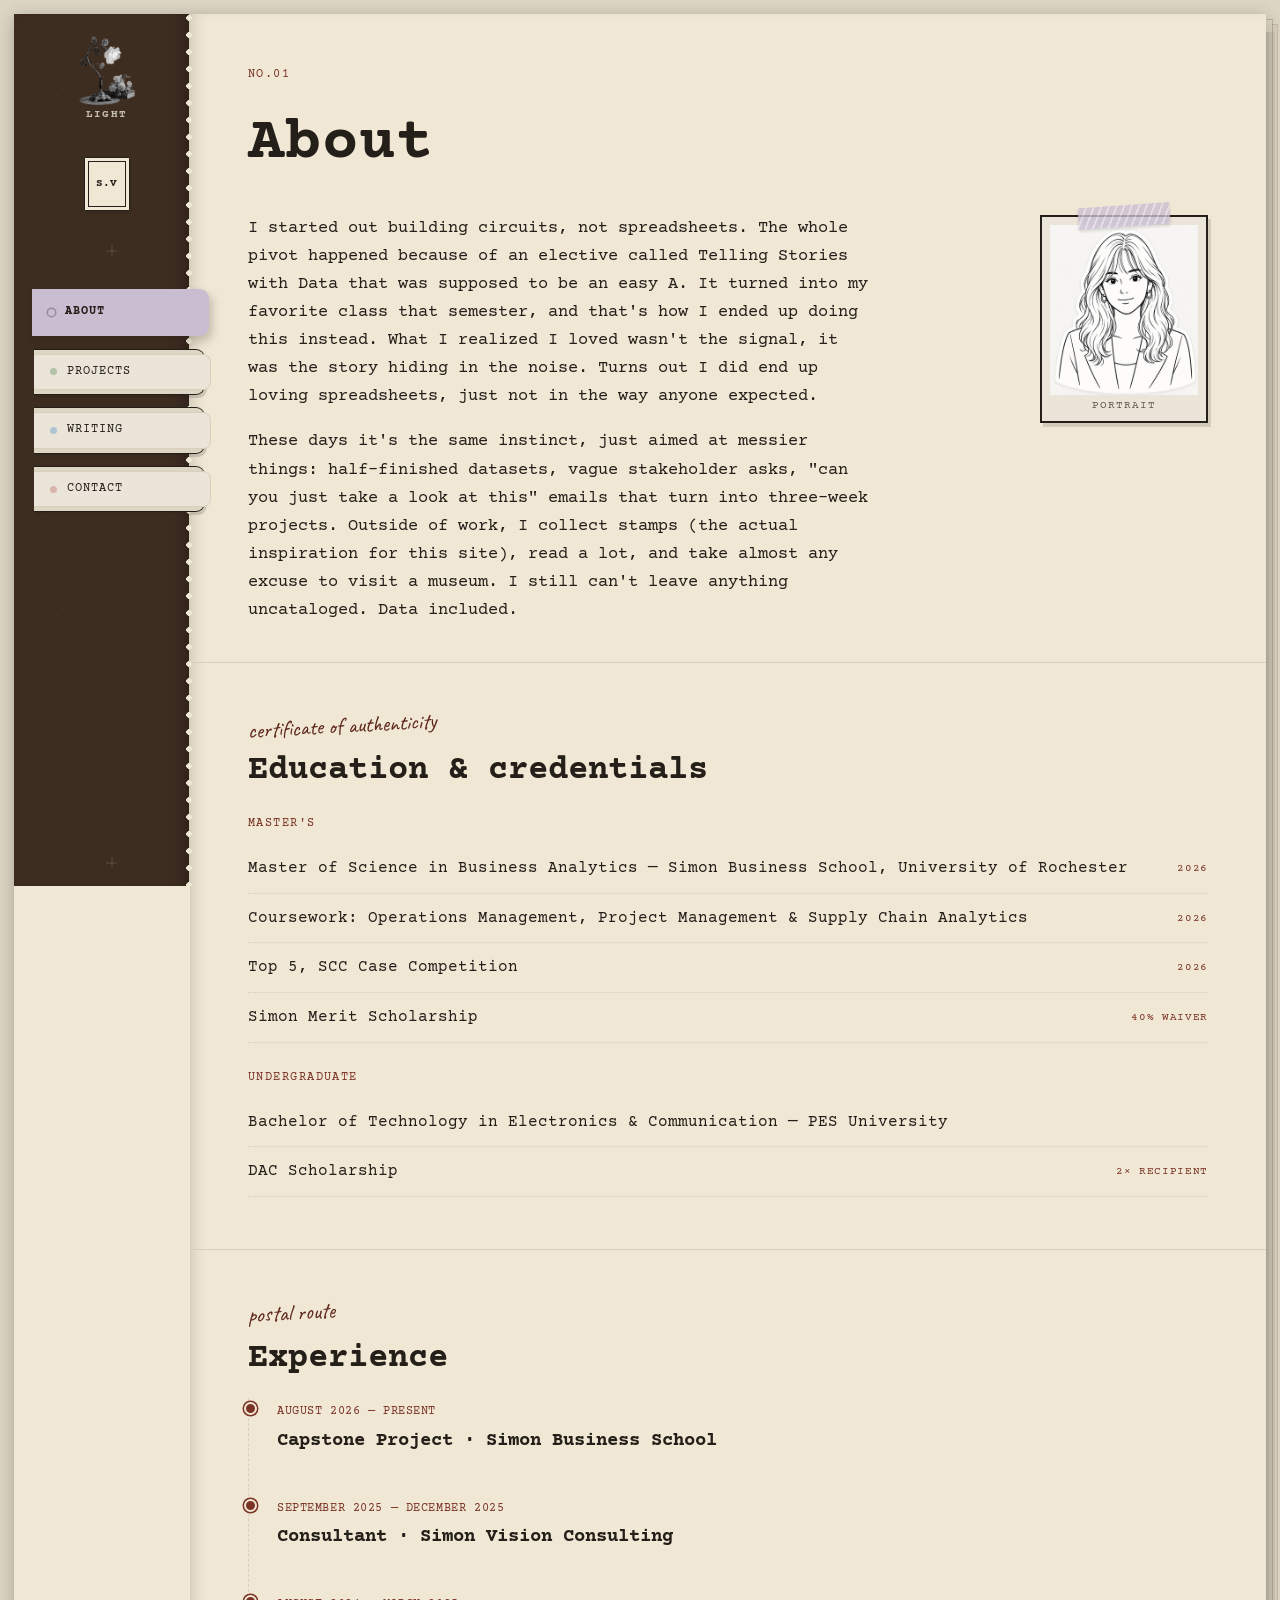
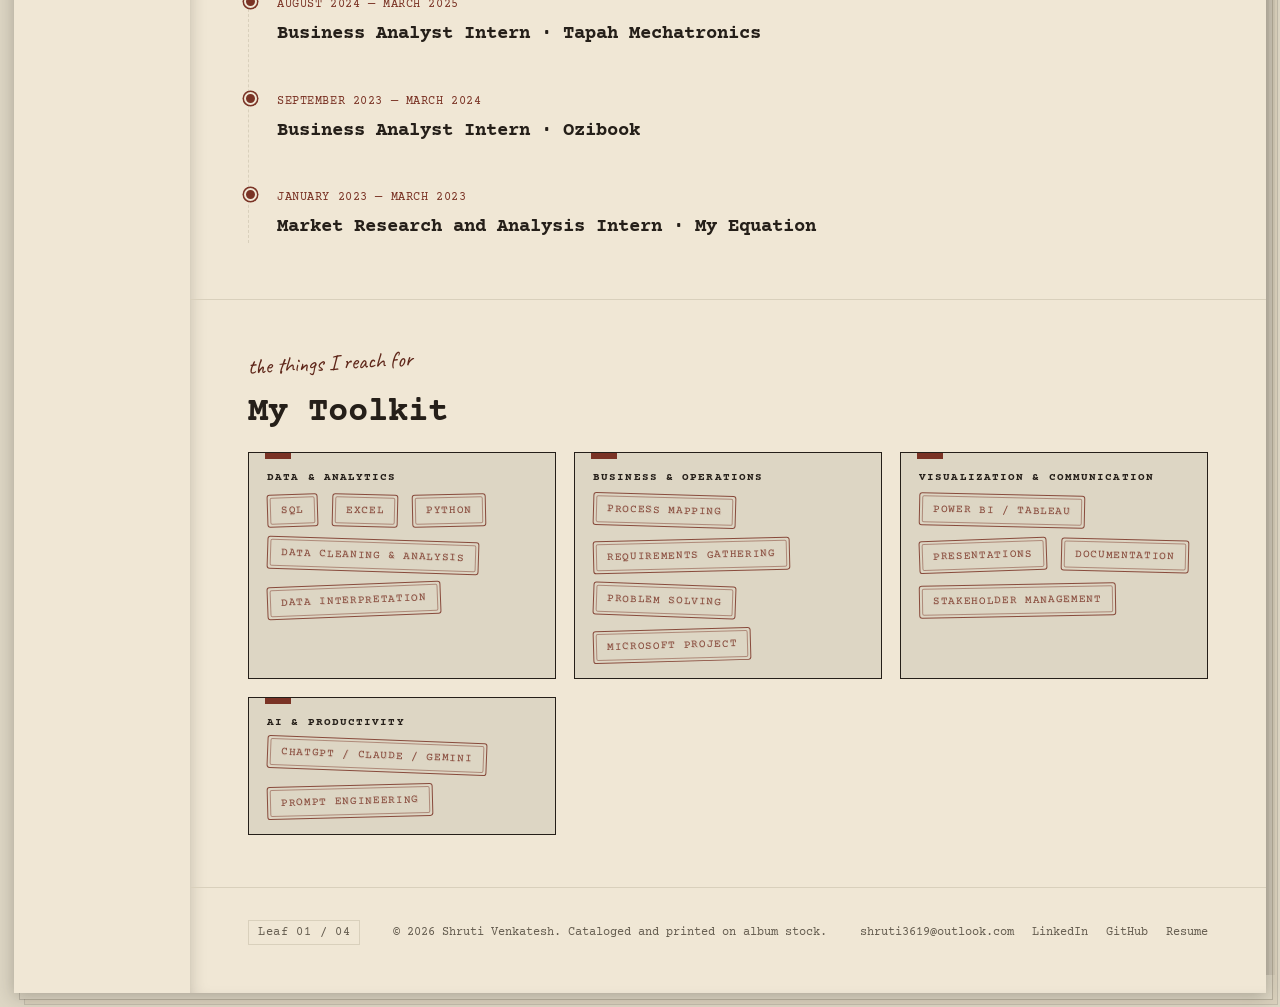
<file: about.html>
<!DOCTYPE html>
<html lang="en">
<head>
<meta charset="UTF-8">
<script>
(function () {
  try {
    var t = localStorage.getItem('theme');
    if (!t) t = (window.matchMedia && window.matchMedia('(prefers-color-scheme: dark)').matches) ? 'dark' : 'light';
    document.documentElement.setAttribute('data-theme', t);
  } catch (e) {}
})();
</script>
<meta name="viewport" content="width=device-width, initial-scale=1.0, viewport-fit=cover">
<title>About — Shruti Venkatesh</title>
<meta name="description" content="Who I am, what I've worked on, and how I got into business analysis and operations.">
<meta property="og:type" content="website">
<meta property="og:title" content="About — Shruti Venkatesh">
<meta property="og:description" content="Who I am, what I've worked on, and how I got into business analysis and operations.">
<meta property="og:url" content="https://shrutivenkatesh14.github.io/Portfolio/about.html">
<meta property="og:site_name" content="Shruti Venkatesh — Portfolio">
<meta property="og:image" content="https://shrutivenkatesh14.github.io/Portfolio/og-image.png">
<meta property="og:image:width" content="1200">
<meta property="og:image:height" content="630">
<meta name="twitter:card" content="summary_large_image">
<meta name="twitter:title" content="About — Shruti Venkatesh">
<meta name="twitter:description" content="Who I am, what I've worked on, and how I got into business analysis and operations.">
<meta name="twitter:image" content="https://shrutivenkatesh14.github.io/Portfolio/og-image.png">
<link rel="canonical" href="https://shrutivenkatesh14.github.io/Portfolio/about.html">
<link rel="icon" type="image/svg+xml" href="favicon.svg">
<link rel="icon" type="image/png" sizes="32x32" href="favicon-32x32.png">
<link rel="apple-touch-icon" href="apple-touch-icon.png">
<link rel="preconnect" href="https://fonts.googleapis.com">
<link rel="preconnect" href="https://fonts.gstatic.com" crossorigin>
<link href="https://fonts.googleapis.com/css2?family=Courier+Prime:ital,wght@0,400;0,700;1,400&family=Newsreader:ital,wght@0,400;0,500;1,400&family=Caveat:wght@500;600&display=swap" rel="stylesheet">
<link rel="stylesheet" href="styles.css?v=20261114">
</head>
<body class="wash-about">

<div class="album">
    <nav class="rail" aria-label="Primary">
    <button class="lamp-toggle" type="button" aria-label="Turn on the lamp (dark mode)" aria-pressed="false" title="Toggle light / dark mode">
    <span class="lamp-toggle-glow" aria-hidden="true"></span>
    <img class="lamp-toggle-img" src="assets/lamp.png" alt="" width="140" height="166" aria-hidden="true">
  
  </button>
  <a class="rail-brand" href="index.html" aria-label="Home">S.V</a>
    <span class="reg-mark" aria-hidden="true"></span>
    <div class="rail-tabs">
      <a class="rail-tab t-lavender" href="about.html" aria-current="page"><span class="tab-dot"></span>About</a>
      <a class="rail-tab t-sage" href="projects.html"><span class="tab-dot"></span>Projects</a>
      <a class="rail-tab t-powder-blue" href="writing.html"><span class="tab-dot"></span>Writing</a>
      <a class="rail-tab t-dusty-rose" href="contact.html"><span class="tab-dot"></span>Contact</a>
    </div>
    <span class="reg-mark" aria-hidden="true" style="margin-top:auto;"></span>
  </nav>
  <button class="rail-toggle" aria-label="Toggle navigation" aria-expanded="false">☰</button>

  <div class="page-content">
    <main>
      <section style="padding-bottom:20px;">
        <div class="wrap">
          <p class="eyebrow">No.01</p>
          <h1 style="font-size:clamp(2.4rem,5vw,3.8rem);">About</h1>
          <div class="intro-grid">
            <div style="flex:1; min-width:260px;">
              <p class="max-w" style="font-size:17px; color:var(--ink);">
                I started out building circuits, not spreadsheets. The whole pivot happened because of an
                elective called Telling Stories with Data that was supposed to be an easy A. It turned into my
                favorite class that semester, and that's how I ended up doing this instead. What I realized I
                loved wasn't the signal, it was the story hiding in the noise. Turns out I did end up loving
                spreadsheets, just not in the way anyone expected.
              </p>
              <p class="max-w" style="font-size:17px; color:var(--ink);">
                These days it's the same instinct, just aimed at messier things: half-finished datasets, vague
                stakeholder asks, "can you just take a look at this" emails that turn into three-week projects.
                Outside of work, I collect stamps (the actual inspiration for this site), read a lot, and take
                almost any excuse to visit a museum. I still can't leave anything uncataloged. Data included.
              </p>
            </div>
            <div class="passport-photo">
              <span class="washi-tape washi-lavender tape-portrait" aria-hidden="true"></span>
              <img src="assets/portrait.png" alt="Illustrated portrait of Shruti Venkatesh" width="336" height="416"
                   onerror="this.style.display='none'; this.nextElementSibling.style.display='flex';">
              <div class="passport-placeholder" style="display:none;">
                <svg viewBox="0 0 40 40" aria-hidden="true">
                  <circle cx="20" cy="15" r="7"/>
                  <path d="M6,36 C6,25 12,20 20,20 C28,20 34,25 34,36 Z"/>
                </svg>
                <span>Portrait</span>
              </div>
            </div>
          </div>
        </div>
      </section>

      <section>
        <div class="wrap">
          <span class="hand-note" style="display:inline-block; margin-bottom:8px;">certificate of authenticity</span>
          <h2 class="mt-0">Education &amp; credentials</h2>

          <p class="eyebrow" style="margin:18px 0 10px;">Master's</p>
          <div class="ledger" style="grid-template-columns:1fr;">
            <div class="ledger-row"><span class="name">Master of Science in Business Analytics — Simon Business School, University of Rochester</span><span class="grade">2026</span></div>
            <div class="ledger-row"><span class="name">Coursework: Operations Management, Project Management &amp; Supply Chain Analytics</span><span class="grade">2026</span></div>
            <div class="ledger-row"><span class="name">Top 5, SCC Case Competition</span><span class="grade">2026</span></div>
            <div class="ledger-row"><span class="name">Simon Merit Scholarship</span><span class="grade">40% Waiver</span></div>
          </div>

          <p class="eyebrow" style="margin:26px 0 10px;">Undergraduate</p>
          <div class="ledger" style="grid-template-columns:1fr;">
            <div class="ledger-row"><span class="name">Bachelor of Technology in Electronics &amp; Communication — PES University</span></div>
            <div class="ledger-row"><span class="name">DAC Scholarship</span><span class="grade">2× Recipient</span></div>
          </div>
        </div>
      </section>

      <section>
        <div class="wrap">
          <span class="hand-note" style="display:inline-block; margin-bottom:8px;">postal route</span>
          <h2 class="mt-0">Experience</h2>
          <div class="route">
            <div class="route-stop">
              <span class="route-when">August 2026 — Present</span>
              <h3>Capstone Project · Simon Business School</h3>
            </div>
            <div class="route-stop">
              <span class="route-when">September 2025 — December 2025</span>
              <h3>Consultant · Simon Vision Consulting</h3>
            </div>
            <div class="route-stop">
              <span class="route-when">August 2024 — March 2025</span>
              <h3>Business Analyst Intern · Tapah Mechatronics</h3>
            </div>
            <div class="route-stop">
              <span class="route-when">September 2023 — March 2024</span>
              <h3>Business Analyst Intern · Ozibook</h3>
            </div>
            <div class="route-stop">
              <span class="route-when">January 2023 — March 2023</span>
              <h3>Market Research and Analysis Intern · My Equation</h3>
            </div>
          </div>
        </div>
      </section>

      <section>
        <div class="wrap">
          <span class="hand-note">the things I reach for</span>
          <h2 class="mt-0" style="margin-top:8px;">My Toolkit</h2>
          <div class="skill-groups">
            <div class="skill-group">
              <span class="skill-label">Data &amp; Analytics</span>
              <div class="tool-mark-row">
                <span class="tool-mark" style="--tilt:-1.8deg;">SQL</span>
                <span class="tool-mark" style="--tilt:1.4deg;">Excel</span>
                <span class="tool-mark" style="--tilt:-1.2deg;">Python</span>
                <span class="tool-mark" style="--tilt:1.8deg;">Data Cleaning &amp; Analysis</span>
                <span class="tool-mark" style="--tilt:-2.2deg;">Data Interpretation</span>
              </div>
            </div>
            <div class="skill-group">
              <span class="skill-label">Business &amp; Operations</span>
              <div class="tool-mark-row">
                <span class="tool-mark" style="--tilt:1.6deg;">Process Mapping</span>
                <span class="tool-mark" style="--tilt:-1.4deg;">Requirements Gathering</span>
                <span class="tool-mark" style="--tilt:2.0deg;">Problem Solving</span>
                <span class="tool-mark" style="--tilt:-1.6deg;">Microsoft Project</span>
              </div>
            </div>
            <div class="skill-group">
              <span class="skill-label">Visualization &amp; Communication</span>
              <div class="tool-mark-row">
                <span class="tool-mark" style="--tilt:1.2deg;">Power BI / Tableau</span>
                <span class="tool-mark" style="--tilt:-2.0deg;">Presentations</span>
                <span class="tool-mark" style="--tilt:1.4deg;">Documentation</span>
                <span class="tool-mark" style="--tilt:-1.0deg;">Stakeholder Management</span>
              </div>
            </div>
            <div class="skill-group">
              <span class="skill-label">AI &amp; Productivity</span>
              <div class="tool-mark-row">
                <span class="tool-mark" style="--tilt:2.2deg;">ChatGPT / Claude / Gemini</span>
                <span class="tool-mark" style="--tilt:-1.5deg;">Prompt Engineering</span>
              </div>
            </div>
          </div>
        </div>
      </section>
    </main>

    <footer class="site-footer">
      <div class="wrap footer-row">
        <span class="leaf-num">Leaf 01 / 04</span>
        <span>© 2026 Shruti Venkatesh. Cataloged and printed on album stock.</span>
        <div class="footer-links">
          <a href="mailto:shruti3619@outlook.com">shruti3619@outlook.com</a>
          <a href="https://www.linkedin.com/in/shrutivenkatesh14" target="_blank" rel="noopener noreferrer">LinkedIn</a>
          <a href="https://github.com/shrutivenkatesh14" target="_blank" rel="noopener noreferrer">GitHub</a>
          <a href="assets/Shruti-Venkatesh-Resume.pdf" target="_blank" rel="noopener noreferrer">Resume</a>
        </div>
      </div>
    </footer>
  </div>
</div>

<script src="data.js?v=20261117"></script>
<script src="app.js?v=20261114"></script>
</body>
</html>
</file>
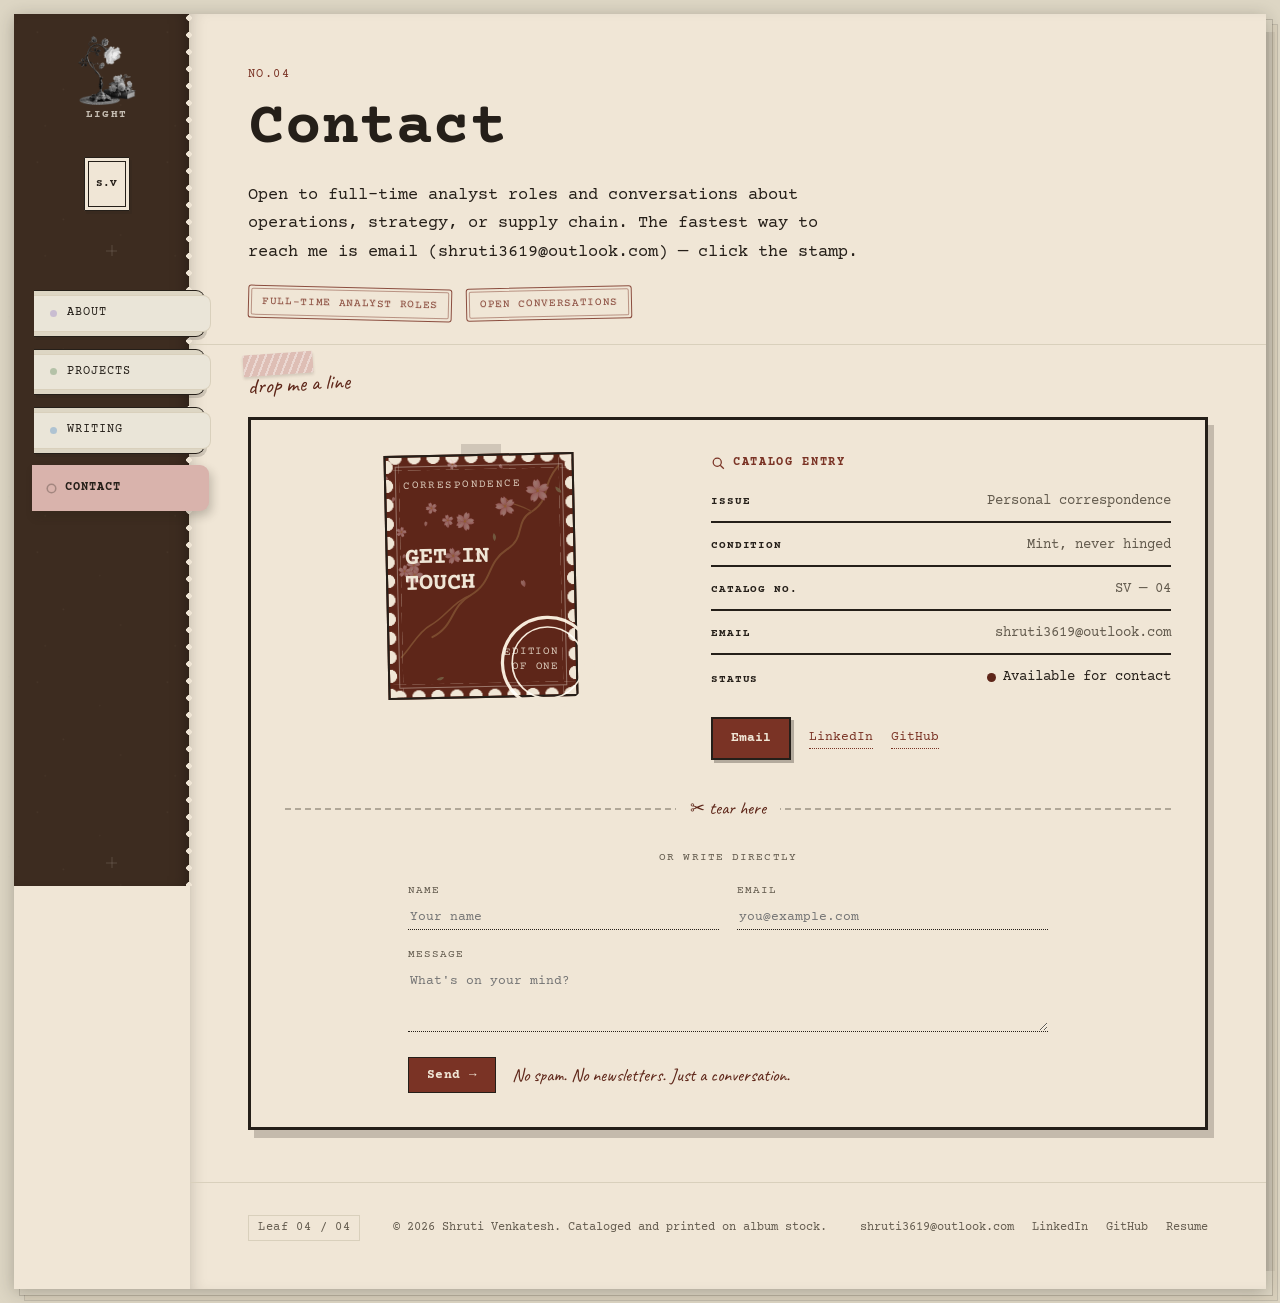
<file: contact.html>
<!DOCTYPE html>
<html lang="en">
<head>
<meta charset="UTF-8">
<script>
(function () {
  try {
    var t = localStorage.getItem('theme');
    if (!t) t = (window.matchMedia && window.matchMedia('(prefers-color-scheme: dark)').matches) ? 'dark' : 'light';
    document.documentElement.setAttribute('data-theme', t);
  } catch (e) {}
})();
</script>
<meta name="viewport" content="width=device-width, initial-scale=1.0, viewport-fit=cover">
<title>Contact — Shruti Venkatesh</title>
<meta name="description" content="Get in touch about business analyst, operations, and supply chain opportunities.">
<meta property="og:type" content="website">
<meta property="og:title" content="Contact — Shruti Venkatesh">
<meta property="og:description" content="Get in touch about business analyst, operations, and supply chain opportunities.">
<meta property="og:url" content="https://shrutivenkatesh14.github.io/Portfolio/contact.html">
<meta property="og:site_name" content="Shruti Venkatesh — Portfolio">
<meta property="og:image" content="https://shrutivenkatesh14.github.io/Portfolio/og-image.png">
<meta property="og:image:width" content="1200">
<meta property="og:image:height" content="630">
<meta name="twitter:card" content="summary_large_image">
<meta name="twitter:title" content="Contact — Shruti Venkatesh">
<meta name="twitter:description" content="Get in touch about business analyst, operations, and supply chain opportunities.">
<meta name="twitter:image" content="https://shrutivenkatesh14.github.io/Portfolio/og-image.png">
<link rel="canonical" href="https://shrutivenkatesh14.github.io/Portfolio/contact.html">
<link rel="icon" type="image/svg+xml" href="favicon.svg">
<link rel="icon" type="image/png" sizes="32x32" href="favicon-32x32.png">
<link rel="apple-touch-icon" href="apple-touch-icon.png">
<link rel="preconnect" href="https://fonts.googleapis.com">
<link rel="preconnect" href="https://fonts.gstatic.com" crossorigin>
<link href="https://fonts.googleapis.com/css2?family=Courier+Prime:ital,wght@0,400;0,700;1,400&family=Newsreader:ital,wght@0,400;0,500;1,400&family=Caveat:wght@500;600&display=swap" rel="stylesheet">
<link rel="stylesheet" href="styles.css?v=20261114">
</head>
<body class="wash-contact">

<div class="album">
    <nav class="rail" aria-label="Primary">
    <button class="lamp-toggle" type="button" aria-label="Turn on the lamp (dark mode)" aria-pressed="false" title="Toggle light / dark mode">
    <span class="lamp-toggle-glow" aria-hidden="true"></span>
    <img class="lamp-toggle-img" src="assets/lamp.png" alt="" width="140" height="166" aria-hidden="true">
  
  </button>
  <a class="rail-brand" href="index.html" aria-label="Home">S.V</a>
    <span class="reg-mark" aria-hidden="true"></span>
    <div class="rail-tabs">
      <a class="rail-tab t-lavender" href="about.html"><span class="tab-dot"></span>About</a>
      <a class="rail-tab t-sage" href="projects.html"><span class="tab-dot"></span>Projects</a>
      <a class="rail-tab t-powder-blue" href="writing.html"><span class="tab-dot"></span>Writing</a>
      <a class="rail-tab t-dusty-rose" href="contact.html" aria-current="page"><span class="tab-dot"></span>Contact</a>
    </div>
    <span class="reg-mark" aria-hidden="true" style="margin-top:auto;"></span>
  </nav>
  <button class="rail-toggle" aria-label="Toggle navigation" aria-expanded="false">☰</button>

  <div class="page-content">
    <main>
      <section style="padding-bottom:24px;">
        <div class="wrap">
          <p class="eyebrow">No.04</p>
          <div class="page-head">
            <div class="page-head-main">
              <h1 style="font-size:clamp(2.4rem,5vw,3.8rem);">Contact</h1>
              <p class="page-intro max-w">
                Open to full-time analyst roles and conversations about operations, strategy, or supply chain. The fastest way to reach me is
                email (shruti3619@outlook.com) — click the stamp.
              </p>
            </div>
          </div>
          <div class="tool-mark-row" style="margin-top:20px;">
            <span class="tool-mark" style="--tilt:1.4deg;">Full-Time Analyst Roles</span>
            <span class="tool-mark" style="--tilt:-1.2deg;">Open Conversations</span>
          </div>
        </div>
      </section>

      <section style="padding-top:28px;">
        <div class="wrap">
          <span class="album-note" style="margin-bottom:18px;">
            <span class="washi-tape washi-rose" aria-hidden="true" style="width:70px; left:-5px; transform:rotate(-4deg);"></span>
            <span class="hand-note" style="display:inline-block;">drop me a line</span>
          </span>
          <div class="specimen-plaque">
            <div class="e-cols">
              <div class="mount">
                <div class="mount-hinge"></div>
                <a class="specimen-stamp" href="mailto:shruti3619@outlook.com?subject=Hello%20from%20your%20portfolio">
                  <svg class="cancel" viewBox="0 0 100 100" aria-hidden="true">
                    <circle cx="50" cy="50" r="42" fill="none" style="stroke:var(--paper); stroke-width:3;"/>
                    <circle cx="50" cy="50" r="33" fill="none" style="stroke:var(--paper); stroke-width:1.5;"/>
                  </svg>
                  <svg class="blossoms" viewBox="0 0 190 244" preserveAspectRatio="none" aria-hidden="true">
                    <defs>
                      <radialGradient id="petalA" cx="35%" cy="30%" r="75%">
                        <stop offset="0%" style="stop-color:var(--petal-1)"/>
                        <stop offset="55%" style="stop-color:var(--petal-2)"/>
                        <stop offset="100%" style="stop-color:var(--petal-3)"/>
                      </radialGradient>
                      <linearGradient id="stemA" x1="0" y1="0" x2="1" y2="1">
                        <stop offset="0%" stop-color="#C79A5E"/>
                        <stop offset="100%" stop-color="#8B6A3F"/>
                      </linearGradient>
                      <g id="blossomA">
                        <path d="M0,0 C-4,-3 -5,-9 -1.5,-12 C-0.7,-10 0.7,-10 1.5,-12 C5,-9 4,-3 0,0 Z" fill="url(#petalA)" style="stroke:var(--petal-stroke)" stroke-width="0.3" transform="rotate(0)"/>
                        <path d="M0,0 C-4,-3 -5,-9 -1.5,-12 C-0.7,-10 0.7,-10 1.5,-12 C5,-9 4,-3 0,0 Z" fill="url(#petalA)" style="stroke:var(--petal-stroke)" stroke-width="0.3" transform="rotate(72)"/>
                        <path d="M0,0 C-4,-3 -5,-9 -1.5,-12 C-0.7,-10 0.7,-10 1.5,-12 C5,-9 4,-3 0,0 Z" fill="url(#petalA)" style="stroke:var(--petal-stroke)" stroke-width="0.3" transform="rotate(144)"/>
                        <path d="M0,0 C-4,-3 -5,-9 -1.5,-12 C-0.7,-10 0.7,-10 1.5,-12 C5,-9 4,-3 0,0 Z" fill="url(#petalA)" style="stroke:var(--petal-stroke)" stroke-width="0.3" transform="rotate(216)"/>
                        <path d="M0,0 C-4,-3 -5,-9 -1.5,-12 C-0.7,-10 0.7,-10 1.5,-12 C5,-9 4,-3 0,0 Z" fill="url(#petalA)" style="stroke:var(--petal-stroke)" stroke-width="0.3" transform="rotate(288)"/>
                        <g stroke="#D9A94E" stroke-width="0.5" stroke-linecap="round">
                          <line x1="0" y1="0" x2="-2.6" y2="-2.2"/>
                          <line x1="0" y1="0" x2="2.6" y2="-2.2"/>
                          <line x1="0" y1="0" x2="0" y2="-3.2"/>
                          <line x1="0" y1="0" x2="-1.6" y2="1.6"/>
                          <line x1="0" y1="0" x2="1.6" y2="1.6"/>
                        </g>
                        <circle r="1" fill="#E8B84B"/>
                      </g>
                      <g id="leafA">
                        <path d="M0,0 C4,-2 8,-1 10,3 C6,4 2,3 0,0 Z" fill="#8FA377"/>
                      </g>
                      <g id="petalFall">
                        <path d="M0,0 C-3,-2.3 -3.7,-6.6 -1.1,-8.9 C-0.5,-7.4 0.5,-7.4 1.1,-8.9 C3.7,-6.6 3,-2.3 0,0 Z" fill="url(#petalA)" opacity="0.85"/>
                      </g>
                    </defs>
                    <path d="M 176 12 C 158 32, 168 46, 148 58 C 130 68, 142 84, 122 96 C 100 110, 108 128, 84 142 C 62 154, 68 172, 44 184"
                          fill="none" stroke="url(#stemA)" stroke-width="2" stroke-linecap="round"/>
                    <path d="M 148 58 C 138 50, 128 52, 122 44" fill="none" stroke="url(#stemA)" stroke-width="1.2" stroke-linecap="round"/>
                    <use href="#leafA" x="160" y="24" transform="rotate(-150 160 24) scale(0.85)"/>
                    <use href="#leafA" x="96" y="104" transform="rotate(70 96 104) scale(0.8)"/>
                    <use href="#blossomA" x="148" y="58" transform="rotate(-8)"/>
                    <use href="#blossomA" x="122" y="44" transform="rotate(20) scale(0.8)"/>
                    <use href="#blossomA" x="122" y="96" transform="rotate(-15) scale(0.85)"/>
                    <use href="#blossomA" x="84" y="142" transform="rotate(18) scale(0.75)"/>
                    <use href="#blossomA" x="44" y="184" transform="scale(0.6)"/>
                    <path d="M 84 142 C 66 148, 58 164, 42 172 C 30 178, 22 194, 12 204"
                          fill="none" stroke="url(#stemA)" stroke-width="1.6" stroke-linecap="round"/>
                    <use href="#leafA" x="26" y="188" transform="rotate(150 26 188) scale(0.75)"/>
                    <use href="#blossomA" x="58" y="164" transform="rotate(-14) scale(0.7)"/>
                    <use href="#blossomA" x="12" y="204" transform="rotate(10) scale(0.65)"/>
                    <use href="#blossomA" x="60" y="205" transform="rotate(8) scale(0.55)"/>
                    <use href="#blossomA" x="130" y="80" transform="rotate(-25) scale(0.45)"/>
                    <use href="#petalFall" x="25" y="26" transform="rotate(50) scale(0.65)"/>
                    <use href="#petalFall" x="100" y="205" transform="rotate(-20) scale(0.85)"/>
                    <use href="#petalFall" x="20" y="140" transform="rotate(60) scale(0.75)"/>
                    <use href="#petalFall" x="30" y="70" transform="rotate(15) scale(0.6)"/>
                    <use href="#petalFall" x="150" y="132" transform="rotate(-35) scale(0.6)"/>
                    <use href="#petalFall" x="70" y="118" transform="rotate(-10) scale(0.7)"/>
                    <use href="#petalFall" x="95" y="130" transform="rotate(25) scale(0.65)"/>
                    <use href="#blossomA" x="55" y="128" transform="rotate(-18) scale(0.5)"/>
                    <use href="#petalFall" x="90" y="178" transform="rotate(-15) scale(0.7)"/>
                    <use href="#petalFall" x="105" y="190" transform="rotate(20) scale(0.6)"/>
                    <use href="#blossomA" x="100" y="150" transform="rotate(-10) scale(0.5)"/>
                    <use href="#blossomA" x="75" y="155" transform="rotate(15) scale(0.45)"/>
                    <use href="#petalFall" x="60" y="145" transform="rotate(-25) scale(0.65)"/>
                    <use href="#petalFall" x="118" y="148" transform="rotate(30) scale(0.55)"/>
                    <use href="#petalFall" x="85" y="105" transform="rotate(10) scale(0.6)"/>
                  </svg>
                  <div class="specimen-inner">
                    <span class="specimen-tag">Correspondence</span>
                    <span class="specimen-title">Get in<br>touch</span>
                    <div class="specimen-bottom">
                      <span class="specimen-edition">Edition<br>of one</span>
                    </div>
                  </div>
                </a>
              </div>

              <div class="catalog">
                <span class="catalog-label">
                  <svg width="15" height="15" viewBox="0 0 24 24" fill="none" stroke="currentColor" stroke-width="2" aria-hidden="true"><circle cx="10" cy="10" r="6.5"/><line x1="14.8" y1="14.8" x2="20.5" y2="20.5"/></svg>
                  Catalog entry
                </span>
                <div class="fld"><span class="k">Issue</span><span class="v">Personal correspondence</span></div>
                <div class="fld"><span class="k">Condition</span><span class="v">Mint, never hinged</span></div>
                <div class="fld"><span class="k">Catalog no.</span><span class="v">SV — 04</span></div>
                <div class="fld"><span class="k">Email</span><span class="v">shruti3619@outlook.com</span></div>
                <div class="fld" style="border-bottom:none; margin-bottom:0;"><span class="k">Status</span><span class="status"><span class="dot"></span>Available for contact</span></div>
                <div class="cta-row">
                  <a class="cta-primary" href="mailto:shruti3619@outlook.com?subject=Hello%20from%20your%20portfolio">Email</a>
                  <a class="cta-quiet" href="https://www.linkedin.com/in/shrutivenkatesh14" target="_blank" rel="noopener noreferrer">LinkedIn</a>
                  <a class="cta-quiet" href="https://github.com/shrutivenkatesh14" target="_blank" rel="noopener noreferrer">GitHub</a>
                </div>
              </div>
            </div>

            <div class="tear-wrap"><span class="tear-label">✂ tear here</span></div>
            <form class="msg-form" action="https://api.web3forms.com/submit" method="POST">
              <input type="hidden" name="access_key" value="3d5a5df8-0e37-45b9-a5f1-74c2912dfa8d">
              <input type="hidden" name="subject" value="New message from your portfolio">
              <div class="msg-label">Or write directly</div>
              <div class="row2">
                <div class="f-field"><label for="cf-name">Name</label><input id="cf-name" name="name" type="text" placeholder="Your name" required></div>
                <div class="f-field"><label for="cf-email">Email</label><input id="cf-email" name="email" type="email" placeholder="you@example.com" required></div>
              </div>
              <div class="f-field"><label for="cf-message">Message</label><textarea id="cf-message" name="message" placeholder="What's on your mind?" required></textarea></div>
              <div class="msg-foot">
                <button type="submit" class="send-btn">Send →</button>
                <span class="reassure">No spam. No newsletters. Just a conversation.</span>
              </div>
            </form>
          </div>
        </div>
      </section>
    </main>

    <footer class="site-footer">
      <div class="wrap footer-row">
        <span class="leaf-num">Leaf 04 / 04</span>
        <span>© 2026 Shruti Venkatesh. Cataloged and printed on album stock.</span>
        <div class="footer-links">
          <a href="mailto:shruti3619@outlook.com">shruti3619@outlook.com</a>
          <a href="https://www.linkedin.com/in/shrutivenkatesh14" target="_blank" rel="noopener noreferrer">LinkedIn</a>
          <a href="https://github.com/shrutivenkatesh14" target="_blank" rel="noopener noreferrer">GitHub</a>
          <a href="assets/Shruti-Venkatesh-Resume.pdf" target="_blank" rel="noopener noreferrer">Resume</a>
        </div>
      </div>
    </footer>
  </div>
</div>

<script src="data.js?v=20261117"></script>
<script src="app.js?v=20261114"></script>
</body>
</html>
</file>
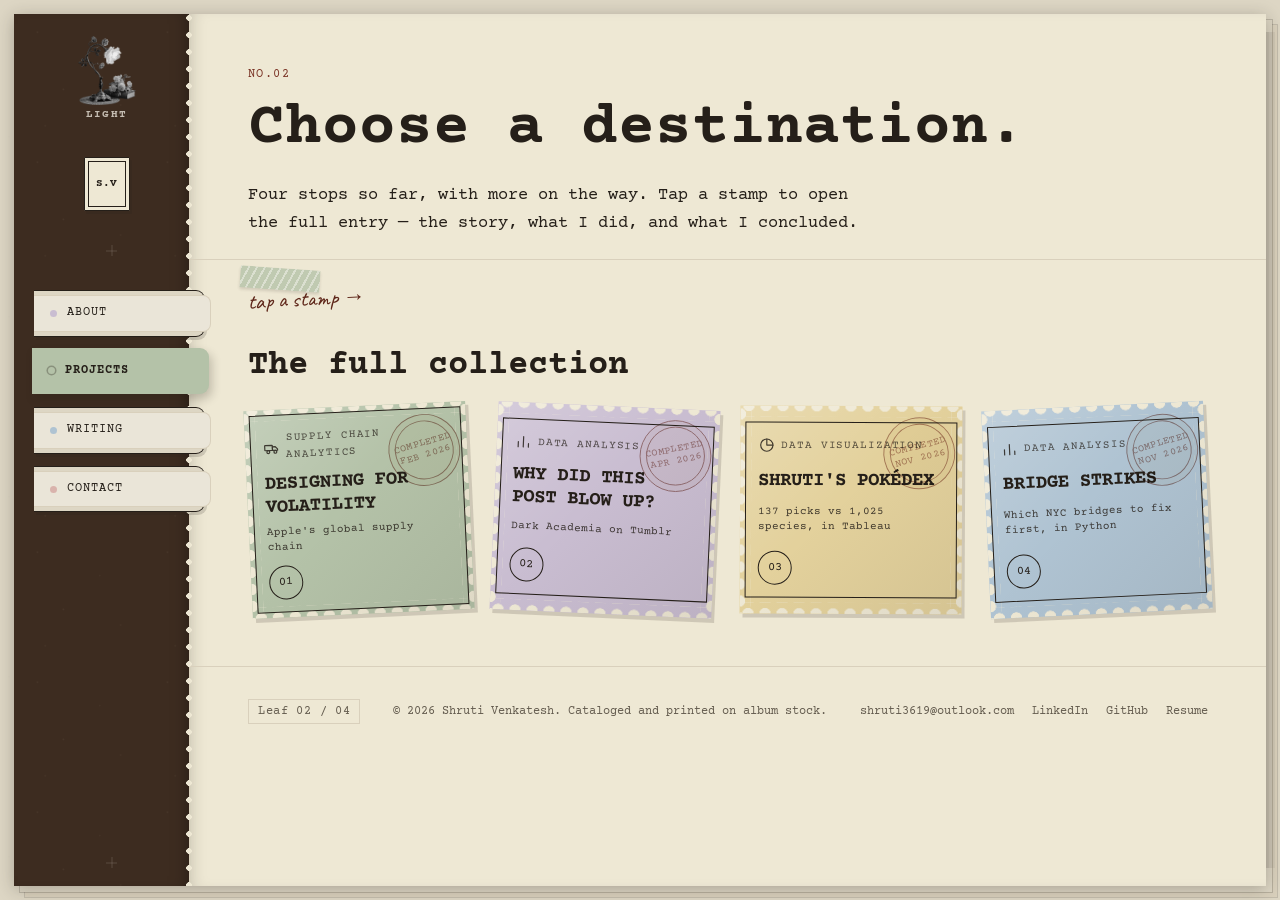
<file: projects.html>
<!DOCTYPE html>
<html lang="en">
<head>
<meta charset="UTF-8">
<script>
(function () {
  try {
    var t = localStorage.getItem('theme');
    if (!t) t = (window.matchMedia && window.matchMedia('(prefers-color-scheme: dark)').matches) ? 'dark' : 'light';
    document.documentElement.setAttribute('data-theme', t);
  } catch (e) {}
})();
</script>
<meta name="viewport" content="width=device-width, initial-scale=1.0, viewport-fit=cover">
<title>Projects — Shruti Venkatesh</title>
<meta name="description" content="Four projects in supply chain analytics, data visualization, and data analysis, cataloged like a stamp collection.">
<meta property="og:type" content="website">
<meta property="og:title" content="Projects — Shruti Venkatesh">
<meta property="og:description" content="Four projects in supply chain analytics, data visualization, and data analysis, cataloged like a stamp collection.">
<meta property="og:url" content="https://shrutivenkatesh14.github.io/Portfolio/projects.html">
<meta property="og:site_name" content="Shruti Venkatesh — Portfolio">
<meta property="og:image" content="https://shrutivenkatesh14.github.io/Portfolio/og-image.png">
<meta property="og:image:width" content="1200">
<meta property="og:image:height" content="630">
<meta name="twitter:card" content="summary_large_image">
<meta name="twitter:title" content="Projects — Shruti Venkatesh">
<meta name="twitter:description" content="Four projects in supply chain analytics, data visualization, and data analysis, cataloged like a stamp collection.">
<meta name="twitter:image" content="https://shrutivenkatesh14.github.io/Portfolio/og-image.png">
<link rel="canonical" href="https://shrutivenkatesh14.github.io/Portfolio/projects.html">
<link rel="icon" type="image/svg+xml" href="favicon.svg">
<link rel="icon" type="image/png" sizes="32x32" href="favicon-32x32.png">
<link rel="apple-touch-icon" href="apple-touch-icon.png">
<link rel="preconnect" href="https://fonts.googleapis.com">
<link rel="preconnect" href="https://fonts.gstatic.com" crossorigin>
<link href="https://fonts.googleapis.com/css2?family=Courier+Prime:ital,wght@0,400;0,700;1,400&family=Newsreader:ital,wght@0,400;0,500;1,400&family=Caveat:wght@500;600&display=swap" rel="stylesheet">
<link rel="stylesheet" href="styles.css?v=20261114">
</head>
<body class="wash-projects">

<div class="album">
    <nav class="rail" aria-label="Primary">
    <button class="lamp-toggle" type="button" aria-label="Turn on the lamp (dark mode)" aria-pressed="false" title="Toggle light / dark mode">
    <span class="lamp-toggle-glow" aria-hidden="true"></span>
    <img class="lamp-toggle-img" src="assets/lamp.png" alt="" width="140" height="166" aria-hidden="true">
  
  </button>
  <a class="rail-brand" href="index.html" aria-label="Home">S.V</a>
    <span class="reg-mark" aria-hidden="true"></span>
    <div class="rail-tabs">
      <a class="rail-tab t-lavender" href="about.html"><span class="tab-dot"></span>About</a>
      <a class="rail-tab t-sage" href="projects.html" aria-current="page"><span class="tab-dot"></span>Projects</a>
      <a class="rail-tab t-powder-blue" href="writing.html"><span class="tab-dot"></span>Writing</a>
      <a class="rail-tab t-dusty-rose" href="contact.html"><span class="tab-dot"></span>Contact</a>
    </div>
    <span class="reg-mark" aria-hidden="true" style="margin-top:auto;"></span>
  </nav>
  <button class="rail-toggle" aria-label="Toggle navigation" aria-expanded="false">☰</button>

  <div class="page-content">
    <main>
      <section style="padding-bottom:20px;">
        <div class="wrap">
          <p class="eyebrow">No.02</p>
          <div class="page-head">
            <div class="page-head-main">
              <h1 style="font-size:clamp(2.4rem,5vw,3.8rem);">Choose a destination.</h1>
              <p class="page-intro max-w">
                Four stops so far, with more on the way. Tap a stamp to open the full entry — the story,
                what I did, and what I concluded.
              </p>
            </div>
          </div>
        </div>
      </section>

      <section style="padding-top:28px;">
        <div class="wrap">
          <span class="album-note" style="margin-bottom:18px;">
            <span class="washi-tape washi-sage" aria-hidden="true" style="width:80px; left:-8px; transform:rotate(4deg);"></span>
            <span class="hand-note" style="display:inline-block;">tap a stamp →</span>
          </span>
          <h2 class="mt-0" style="margin-top:8px;">The full collection</h2>
          <div class="stamp-collection" id="stamp-grid" data-filter="all"></div>
        </div>
      </section>
    </main>

    <footer class="site-footer">
      <div class="wrap footer-row">
        <span class="leaf-num">Leaf 02 / 04</span>
        <span>© 2026 Shruti Venkatesh. Cataloged and printed on album stock.</span>
        <div class="footer-links">
          <a href="mailto:shruti3619@outlook.com">shruti3619@outlook.com</a>
          <a href="https://www.linkedin.com/in/shrutivenkatesh14" target="_blank" rel="noopener noreferrer">LinkedIn</a>
          <a href="https://github.com/shrutivenkatesh14" target="_blank" rel="noopener noreferrer">GitHub</a>
          <a href="assets/Shruti-Venkatesh-Resume.pdf" target="_blank" rel="noopener noreferrer">Resume</a>
        </div>
      </div>
    </footer>
  </div>
</div>

<div class="overlay" id="case-overlay" aria-hidden="true" inert>
  <div class="overlay-sheet" role="dialog" aria-modal="true" aria-label="Case file">
    <button class="overlay-close" aria-label="Close">✕</button>
    <div class="overlay-content">
      <div class="overlay-head">
        <div class="overlay-stamp stamp-shape"></div>
        <div>
          <span class="overlay-tag"></span>
          <h3 class="overlay-title"></h3>
        </div>
      </div>
      <span class="overlay-denom"></span>
      <p class="overlay-outcome"></p>
      <figure class="o-shot" hidden>
        <span class="washi-tape" aria-hidden="true"></span>
        <a class="o-shot-link" target="_blank" rel="noopener noreferrer" aria-label="Open the live dashboard on Tableau Public"><img alt="" decoding="async"></a>
        <figcaption class="hand-note o-shot-note"></figcaption>
      </figure>
      <div class="o-diagram" hidden>
        <div class="netmap-top"><h4 class="netmap-head"></h4><span class="hand-note netmap-hand"></span></div>
        <ol class="netmap" aria-label="The supply chain in four stops"></ol>
        <div class="netmap-lock">
          <p class="netmap-lock-caption"></p>
          <div class="netmap-lock-bar"><span class="netmap-lock-end netmap-lock-left"></span><span class="netmap-lock-line" aria-hidden="true"></span><span class="netmap-lock-end netmap-lock-right"></span></div>
        </div>
        <p class="netmap-why"></p>
        <p class="netmap-catch"></p>
        <p class="netmap-take"></p>
      </div>
      <div class="overlay-body">
        <div><h4>The problem</h4><p class="o-problem"></p></div>
        <div><h4>What I did</h4><ul class="o-approach"></ul></div>
        <div><h4>The outcome</h4><p class="o-result"></p></div>
      </div>
      <div class="overlay-links"></div>
    </div>
    <div class="overlay-nav">
      <button class="overlay-prev">← Previous</button>
      <button class="overlay-next">Next →</button>
    </div>
  </div>
</div>

<script src="data.js?v=20261117"></script>
<script src="app.js?v=20261114"></script>
</body>
</html>
</file>
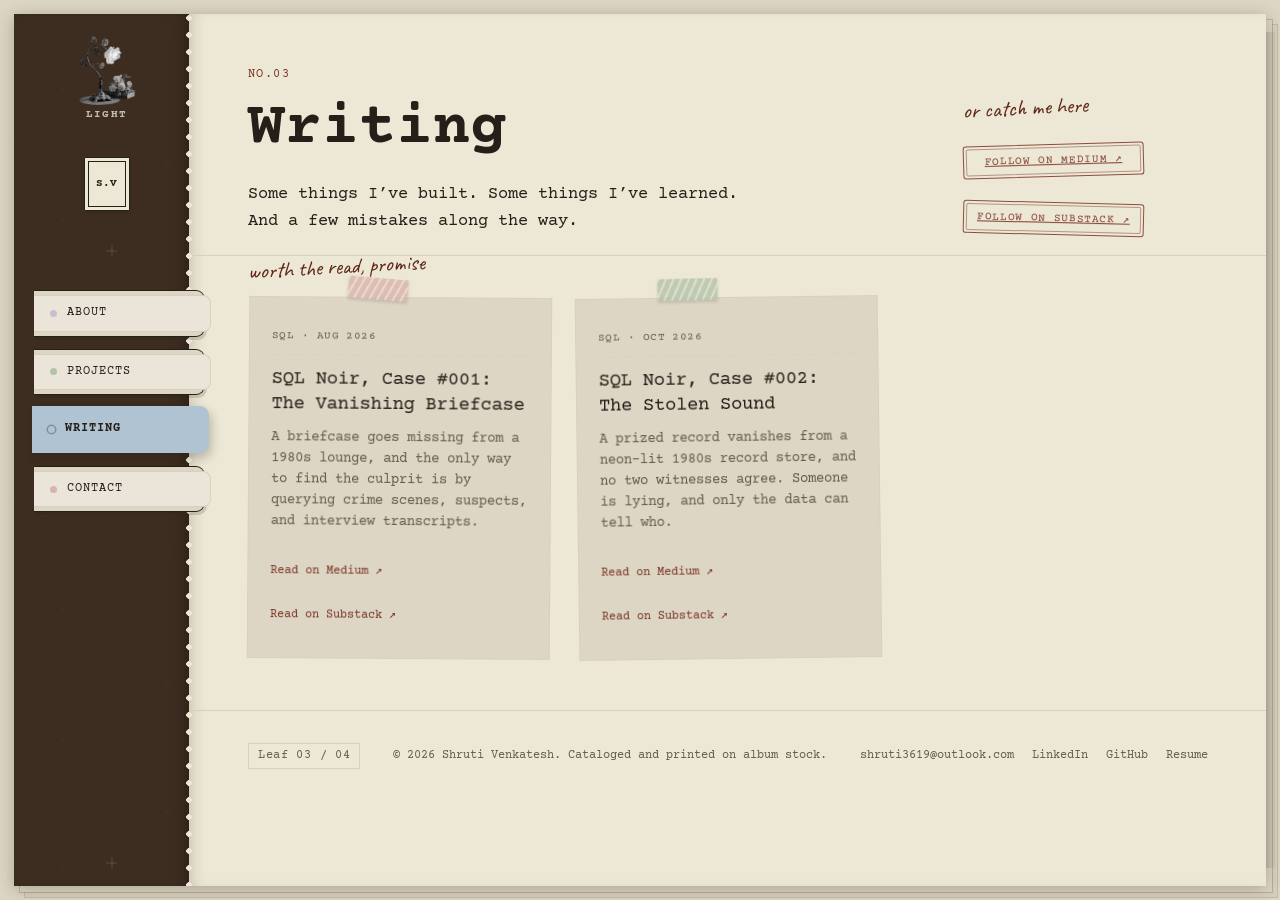
<file: writing.html>
<!DOCTYPE html>
<html lang="en">
<head>
<meta charset="UTF-8">
<script>
(function () {
  try {
    var t = localStorage.getItem('theme');
    if (!t) t = (window.matchMedia && window.matchMedia('(prefers-color-scheme: dark)').matches) ? 'dark' : 'light';
    document.documentElement.setAttribute('data-theme', t);
  } catch (e) {}
})();
</script>
<meta name="viewport" content="width=device-width, initial-scale=1.0, viewport-fit=cover">
<title>Writing — Shruti Venkatesh</title>
<meta name="description" content="Essays and notes on analytics, career, and case studies.">
<meta property="og:type" content="website">
<meta property="og:title" content="Writing — Shruti Venkatesh">
<meta property="og:description" content="Essays and notes on analytics, career, and case studies.">
<meta property="og:url" content="https://shrutivenkatesh14.github.io/Portfolio/writing.html">
<meta property="og:site_name" content="Shruti Venkatesh — Portfolio">
<meta property="og:image" content="https://shrutivenkatesh14.github.io/Portfolio/og-image.png">
<meta property="og:image:width" content="1200">
<meta property="og:image:height" content="630">
<meta name="twitter:card" content="summary_large_image">
<meta name="twitter:title" content="Writing — Shruti Venkatesh">
<meta name="twitter:description" content="Essays and notes on analytics, career, and case studies.">
<meta name="twitter:image" content="https://shrutivenkatesh14.github.io/Portfolio/og-image.png">
<link rel="canonical" href="https://shrutivenkatesh14.github.io/Portfolio/writing.html">
<link rel="icon" type="image/svg+xml" href="favicon.svg">
<link rel="icon" type="image/png" sizes="32x32" href="favicon-32x32.png">
<link rel="apple-touch-icon" href="apple-touch-icon.png">
<link rel="preconnect" href="https://fonts.googleapis.com">
<link rel="preconnect" href="https://fonts.gstatic.com" crossorigin>
<link href="https://fonts.googleapis.com/css2?family=Courier+Prime:ital,wght@0,400;0,700;1,400&family=Newsreader:ital,wght@0,400;0,500;1,400&family=Caveat:wght@500;600&display=swap" rel="stylesheet">
<link rel="stylesheet" href="styles.css?v=20261114">
</head>
<body class="wash-writing">

<div class="album">
    <nav class="rail" aria-label="Primary">
    <button class="lamp-toggle" type="button" aria-label="Turn on the lamp (dark mode)" aria-pressed="false" title="Toggle light / dark mode">
    <span class="lamp-toggle-glow" aria-hidden="true"></span>
    <img class="lamp-toggle-img" src="assets/lamp.png" alt="" width="140" height="166" aria-hidden="true">
  
  </button>
  <a class="rail-brand" href="index.html" aria-label="Home">S.V</a>
    <span class="reg-mark" aria-hidden="true"></span>
    <div class="rail-tabs">
      <a class="rail-tab t-lavender" href="about.html"><span class="tab-dot"></span>About</a>
      <a class="rail-tab t-sage" href="projects.html"><span class="tab-dot"></span>Projects</a>
      <a class="rail-tab t-powder-blue" href="writing.html" aria-current="page"><span class="tab-dot"></span>Writing</a>
      <a class="rail-tab t-dusty-rose" href="contact.html"><span class="tab-dot"></span>Contact</a>
    </div>
    <span class="reg-mark" aria-hidden="true" style="margin-top:auto;"></span>
  </nav>
  <button class="rail-toggle" aria-label="Toggle navigation" aria-expanded="false">☰</button>

  <div class="page-content">
    <main>
      <section style="padding-bottom:20px;">
        <div class="wrap">
          <p class="eyebrow">No.03</p>
          <div class="page-head">
            <div class="page-head-main">
              <h1 style="font-size:clamp(2.4rem,5vw,3.8rem);">Writing</h1>
              <p class="page-intro">
                Some things I&rsquo;ve built. Some things I&rsquo;ve learned.<br>
                And a few mistakes along the way.
              </p>
            </div>
            <div class="page-head-side">
              <span class="hand-note">or catch me here</span>
              <div class="tool-mark-row">
                <a class="tool-mark" href="https://vshruti193.medium.com" target="_blank" rel="noopener noreferrer" style="--tilt:-1.6deg;">Follow on Medium ↗</a>
                <a class="tool-mark" href="https://vshruti.substack.com" target="_blank" rel="noopener noreferrer" style="--tilt:1.4deg;">Follow on Substack ↗</a>
              </div>
            </div>
          </div>
        </div>
      </section>

      <section style="padding-top:0;">
        <div class="wrap">
          <span class="hand-note" style="display:inline-block; margin-bottom:18px;">worth the read, promise</span>
          <div class="postcard-rack" id="postcard-rack"></div>
        </div>
      </section>
    </main>

    <footer class="site-footer">
      <div class="wrap footer-row">
        <span class="leaf-num">Leaf 03 / 04</span>
        <span>© 2026 Shruti Venkatesh. Cataloged and printed on album stock.</span>
        <div class="footer-links">
          <a href="mailto:shruti3619@outlook.com">shruti3619@outlook.com</a>
          <a href="https://www.linkedin.com/in/shrutivenkatesh14" target="_blank" rel="noopener noreferrer">LinkedIn</a>
          <a href="https://github.com/shrutivenkatesh14" target="_blank" rel="noopener noreferrer">GitHub</a>
          <a href="assets/Shruti-Venkatesh-Resume.pdf" target="_blank" rel="noopener noreferrer">Resume</a>
        </div>
      </div>
    </footer>
  </div>
</div>

<script src="data.js?v=20261117"></script>
<script src="app.js?v=20261114"></script>
</body>
</html>
</file>
<file: styles.css>
/* ==========================================================================
   THE COLLECTION v2 — an album of albums
   ========================================================================== */

:root {
  --paper: #F0E8D8;
  --paper-deep: #DDD6C4;
  --panel: #EAE5D8;
  --ink: #251F19;
  --ink-soft: #635B4E;
  --line: #D9D0BC;
  --accent-ink: #7A3325;
  --accent-ink-deep: #5E2619;

  --dusty-rose: #D9B3AC;
  --sage: #B4C2A8;
  --powder-blue: #AFC3D2;
  --butter-yellow: #E3D19C;
  --lavender: #C9BDD1;
  --card-stock: #FBF8EF;

  --spine: #3D2C20;
  --spine-mark: rgba(243,238,227,0.4);

  --font-display: 'Courier Prime', 'Courier New', monospace;
  --font-body: 'Courier Prime', 'Courier New', monospace;
  --font-mono: 'Courier Prime', 'Courier New', monospace;
  --font-hand: 'Caveat', cursive;

  --rail-w: 176px;
  --radius: 3px;
}

/* per-page paper wash — a whisper of tint per section, kept neutral so it
   never competes with the pastel stamps. Light mode only: these hard-set
   --paper on <body>, which would otherwise shadow the dark theme's value
   (set on <html>) for every descendant, so each is undone in dark mode
   directly below rather than left to lose the cascade. */
body.wash-about   { --paper: #F0E7D5; }
body.wash-projects{ --paper: #EEE8D4; }
body.wash-writing { --paper: #EDE8D5; }
body.wash-contact { --paper: #F0E6D6; }

html[data-theme="dark"] body.wash-about,
html[data-theme="dark"] body.wash-projects,
html[data-theme="dark"] body.wash-writing,
html[data-theme="dark"] body.wash-contact {
  --paper: #302C27;
}

* { box-sizing: border-box; }
html { scroll-behavior: smooth; }

@media (prefers-reduced-motion: reduce) {
  html { scroll-behavior: auto; }
  *, *::before, *::after {
    animation-duration: 0.001ms !important;
    animation-iteration-count: 1 !important;
    transition-duration: 0.001ms !important;
  }
}

body {
  margin: 0;
  background: var(--paper-deep);
  color: var(--ink);
  font-family: var(--font-body);
  font-size: 16px;
  line-height: 1.55;
  -webkit-font-smoothing: antialiased;
  position: relative;
}
body.no-scroll {
  overflow: hidden;
  position: fixed;
  width: 100%;
}

/* faint paper grain — a handful of irregular radial specks, tiled, so the
   page reads as textured stock rather than a flat digital fill */
body::before {
  content: "";
  position: fixed;
  inset: 0;
  pointer-events: none;
  z-index: 0;
  opacity: 0.5;
  background-image:
    radial-gradient(circle at 12% 22%, rgba(43,36,30,0.05) 0, transparent 1.4px),
    radial-gradient(circle at 68% 8%, rgba(43,36,30,0.045) 0, transparent 1.2px),
    radial-gradient(circle at 34% 61%, rgba(43,36,30,0.05) 0, transparent 1.5px),
    radial-gradient(circle at 82% 47%, rgba(43,36,30,0.04) 0, transparent 1.3px),
    radial-gradient(circle at 51% 88%, rgba(43,36,30,0.05) 0, transparent 1.4px),
    radial-gradient(circle at 5% 76%, rgba(43,36,30,0.04) 0, transparent 1.2px),
    radial-gradient(circle at 91% 91%, rgba(43,36,30,0.045) 0, transparent 1.3px);
  background-size: 180px 180px;
}
.wrap, .album, .overlay, .rail, .rail-toggle { position: relative; z-index: 1; }

a { color: var(--accent-ink); }
a:focus-visible, button:focus-visible, summary:focus-visible {
  outline: 2px solid var(--accent-ink);
  outline-offset: 3px;
}
img { max-width: 100%; display: block; }
button { font-family: inherit; }

.wrap { max-width: 1040px; margin: 0 auto; padding: 0 clamp(20px, 4vw, 40px); }

.eyebrow {
  font-family: var(--font-mono);
  font-size: 12px;
  letter-spacing: 0.12em;
  text-transform: uppercase;
  color: var(--accent-ink);
}

/* a handwritten, slightly rotated margin note — THE one handwritten voice
   used everywhere in the album, for personal annotations only. Never used
   for structural/informational labels — those stay typewriter (.eyebrow). */
.hand-note {
  font-family: var(--font-hand);
  font-size: 1.4rem;
  color: var(--accent-ink-deep);
  display: inline-block;
  transform: rotate(-3deg);
  line-height: 1;
}

h1, h2, h3 { font-family: var(--font-display); font-weight: 700; color: var(--ink); margin: 0 0 0.4em; }
h2 { font-size: clamp(1.6rem, 3vw, 2.1rem); }
h3 { font-size: 1.2rem; }
p { margin: 0 0 1em; color: var(--ink-soft); }
.rule { border: none; border-top: 1px solid var(--line); margin: 0; }
.mt-0 { margin-top: 0; }
.max-w { max-width: 620px; }

/* ==========================================================================
   Custom loupe cursor
   ========================================================================== */

.has-loupe-cursor, .has-loupe-cursor a, .has-loupe-cursor button, .has-loupe-cursor summary {
  cursor: none;
}
.loupe-cursor {
  position: fixed;
  top: 0; left: 0;
  width: 34px; height: 34px;
  margin: -17px 0 0 -17px;
  pointer-events: none;
  z-index: 9999;
  opacity: 0;
  transition: opacity 0.2s ease, transform 0.08s linear;
  will-change: transform;
}
.loupe-glass {
  position: absolute;
  inset: 0;
  border: 2px solid var(--ink);
  border-radius: 50%;
  background: rgba(247, 242, 231, 0.15);
  transition: transform 0.2s cubic-bezier(0.16,1,0.3,1), border-color 0.2s ease, background 0.2s ease;
}
.loupe-handle {
  position: absolute;
  width: 12px; height: 2px;
  background: var(--ink);
  bottom: -2px; right: -6px;
  transform: rotate(45deg);
  transform-origin: left center;
  transition: background 0.2s ease;
}
.loupe-cursor.is-active .loupe-glass {
  transform: scale(1.5);
  border-color: var(--accent-ink);
  background: rgba(140, 90, 82, 0.12);
}
.loupe-cursor.is-active .loupe-handle { background: var(--accent-ink); }

/* ==========================================================================
   Layout shell — the album spine
   ========================================================================== */

.album {
  display: flex;
  align-items: stretch;
  background: var(--paper);
  margin: 14px;
  min-height: calc(100vh - 28px);
  box-shadow:
    0 3px 16px rgba(37,31,25,0.28),
    6px 6px 0 0 var(--paper-deep),
    6px 6px 0 1px rgba(37,31,25,0.18),
    11px 11px 0 0 var(--line),
    11px 11px 0 1px rgba(37,31,25,0.14);
  position: relative;
}
.album::after {
  content: "";
  position: absolute;
  top: 18px; bottom: 18px; right: -3px;
  width: 3px;
  background: rgba(37,31,25,0.14);
  box-shadow: 3px 0 0 rgba(37,31,25,0.09), 6px 0 0 rgba(37,31,25,0.05);
  pointer-events: none;
}

.reg-mark {
  width: 11px; height: 11px;
  position: relative;
  opacity: 0.4;
}
.reg-mark::before, .reg-mark::after { content: ""; position: absolute; background: var(--ink); }
.reg-mark::before { top: 50%; left: 0; width: 100%; height: 1px; transform: translateY(-50%); }
.reg-mark::after { left: 50%; top: 0; height: 100%; width: 1px; transform: translateX(-50%); }

.rail {
  flex: 0 0 var(--rail-w);
  width: var(--rail-w);
  background-color: var(--spine);
  background-image:
    radial-gradient(circle at 18% 14%, rgba(255,241,214,0.05) 0, transparent 1.4px),
    radial-gradient(circle at 66% 32%, rgba(255,241,214,0.045) 0, transparent 1.2px),
    radial-gradient(circle at 38% 58%, rgba(255,241,214,0.05) 0, transparent 1.5px),
    radial-gradient(circle at 82% 70%, rgba(255,241,214,0.04) 0, transparent 1.3px),
    radial-gradient(circle at 24% 86%, rgba(255,241,214,0.045) 0, transparent 1.4px);
  background-size: 130px 130px;
  box-shadow: inset -10px 0 18px -12px rgba(0,0,0,0.5);
  border-right: 1px solid var(--line);
  position: sticky;
  top: 0;
  height: 100vh;
  height: 100dvh;
  max-height: calc(100vh - 28px);
  max-height: calc(100dvh - 28px);
  display: flex;
  flex-direction: column;
  align-items: center;
  gap: 34px;
  padding: 22px 0 18px 20px;
  z-index: 80;
}
.rail .reg-mark::before, .rail .reg-mark::after { background: var(--spine-mark); }
.rail::after {
  content: "";
  position: absolute;
  top: 0; bottom: 0; right: -4px;
  width: 8px;
  background-image: radial-gradient(circle 3px at 50% 4px, var(--paper) 2.6px, transparent 3px);
  background-repeat: repeat-y;
  background-size: 8px 17px;
  z-index: 1;
  pointer-events: none;
}

.rail-brand {
  display: block;
  text-decoration: none;
  width: 46px; height: 54px;
  border: 1.5px solid var(--ink);
  border-radius: 1px;
  position: relative;
  margin-top: 18px;
  display: grid;
  place-items: center;
  font-family: var(--font-mono);
  font-size: 11px;
  font-weight: 700;
  color: var(--ink);
  background: var(--paper);
  box-shadow: 2px 3px 0 rgba(37,31,25,0.16);
  transition: transform 0.15s ease, box-shadow 0.15s ease;
}
.rail-brand::after { content: ""; position: absolute; inset: 3px; border: 1px solid var(--ink); }
.rail-brand:hover, .rail-brand:focus-visible {
  transform: translateY(-3px);
  box-shadow: 3px 6px 0 rgba(37,31,25,0.24);
}
.rail-brand[aria-current="page"] {
  background: var(--accent-ink);
  border-color: var(--accent-ink);
  color: var(--paper);
  box-shadow: 3px 5px 10px rgba(37,31,25,0.22);
}
.rail-brand[aria-current="page"]::after { border-color: rgba(243,238,227,0.45); }
html[data-theme="dark"] .rail-brand:hover,
html[data-theme="dark"] .rail-brand:focus-visible {
  box-shadow: 3px 6px 10px rgba(0,0,0,0.4);
}

.rail-tabs { display: flex; flex-direction: column; gap: 12px; align-items: stretch; width: 100%; }

.rail-tab {
  display: flex;
  align-items: center;
  text-decoration: none;
  color: var(--ink);
  background: var(--paper-deep);
  font-family: var(--font-mono);
  font-size: 12px;
  letter-spacing: 0.08em;
  text-transform: uppercase;
  padding: 13px 20px 13px 16px;
  border: 1px solid var(--ink);
  border-left: none;
  border-radius: 0 9px 9px 0;
  margin-right: -16px;
  position: relative;
  z-index: 5;
  box-shadow: 2px 3px 0 rgba(37,31,25,0.16);
  transition: transform 0.15s ease;
}
.rail-tab::before {
  content: "";
  position: absolute;
  top: 4px; bottom: 4px; left: 0; right: -7px;
  background: var(--panel);
  border: 1px solid var(--line);
  border-left: none;
  border-radius: 0 8px 8px 0;
  z-index: -1;
}
.tab-dot {
  display: inline-block;
  width: 7px; height: 7px;
  border-radius: 50%;
  margin-right: 10px;
  flex: 0 0 auto;
}
.rail-tab.t-dusty-rose .tab-dot { background: var(--dusty-rose); }
.rail-tab.t-sage .tab-dot { background: var(--sage); }
.rail-tab.t-powder-blue .tab-dot { background: var(--powder-blue); }
.rail-tab.t-butter-yellow .tab-dot { background: var(--butter-yellow); }
.rail-tab.t-lavender .tab-dot { background: var(--lavender); }
.rail-tab:hover { transform: translateY(-2px) translateX(2px); }
.rail-tab[aria-current="page"] {
  border-color: transparent;
  margin-right: -20px;
  margin-left: -2px;
  font-weight: 700;
  transform: translateY(-1px);
  box-shadow: 3px 5px 10px rgba(37,31,25,0.22);
  z-index: 6;
}
.rail-tab[aria-current="page"]::before { display: none; }
.rail-tab.t-dusty-rose[aria-current="page"] { background: var(--dusty-rose); }
.rail-tab.t-sage[aria-current="page"] { background: var(--sage); }
.rail-tab.t-powder-blue[aria-current="page"] { background: var(--powder-blue); }
.rail-tab.t-butter-yellow[aria-current="page"] { background: var(--butter-yellow); }
.rail-tab.t-lavender[aria-current="page"] { background: var(--lavender); }
.rail-tab[aria-current="page"] .tab-dot { box-shadow: 0 0 0 1.5px rgba(37,31,25,0.3); }

.rail-toggle {
  display: none;
  position: fixed;
  top: max(14px, env(safe-area-inset-top));
  right: max(14px, env(safe-area-inset-right));
  z-index: 90;
  width: 44px; height: 44px;
  background: var(--paper);
  border: 1.5px solid var(--ink);
  border-radius: var(--radius);
  color: var(--ink);
  font-size: 16px;
  cursor: pointer;
}

.page-content {
  flex: 1;
  min-width: 0;
  box-shadow: inset 10px 0 18px -12px rgba(37,31,25,0.28);
}

@media (max-width: 880px) {
  .album {
    margin: 6px;
    min-height: calc(100vh - 12px);
    min-height: calc(100dvh - 12px);
    box-shadow:
      0 3px 16px rgba(37,31,25,0.28),
      3px 3px 0 0 var(--paper-deep),
      3px 3px 0 1px rgba(37,31,25,0.18),
      5px 5px 0 0 var(--line),
      5px 5px 0 1px rgba(37,31,25,0.14);
  }
  .page-content { box-shadow: none; }
  .rail {
    position: fixed;
    top: 0; left: -260px;
    width: 240px;
    height: 100vh;
    height: 100dvh;
    max-height: none;
    align-items: stretch;
    padding: 70px 18px calc(24px + env(safe-area-inset-bottom)) max(18px, env(safe-area-inset-left));
    transition: left 0.25s ease;
  }
  .rail.open { left: 0; }
  .lamp-toggle, .rail-brand { margin-left: 0; }
  .rail-brand { margin-bottom: 4px; }
  .rail-tab { margin-right: 0; border-radius: 6px; }
  .rail-tab::before { display: none; }
  .rail-tab:hover { transform: none; }
  .rail-tab[aria-current="page"] { margin-right: 0; }
  .rail-toggle { display: block; }
}

/* ==========================================================================
   Buttons / chips
   ========================================================================== */

.btn {
  font-family: var(--font-mono);
  font-size: 13px;
  letter-spacing: 0.03em;
  text-decoration: none;
  display: inline-flex;
  align-items: center;
  gap: 8px;
  padding: 12px 20px;
  border-radius: var(--radius);
  border: 1.5px solid var(--ink);
  color: var(--ink);
  background: transparent;
  cursor: pointer;
  transition: transform 0.15s ease, background 0.15s ease;
}
.btn:hover { transform: translateY(-1px); }
.btn-primary { background: var(--accent-ink); border-color: var(--accent-ink); color: var(--paper); }
.btn-primary:hover { background: var(--accent-ink-deep); border-color: var(--accent-ink-deep); }
.btn-quiet:hover { background: var(--panel); }

.chip-row { display: flex; flex-wrap: wrap; gap: 8px; }

/* ==========================================================================
   Washi tape — a small "I taped this into my album" accent.
   Rule: never on the stamp itself. Used sparingly on the things that feel
   personally attached — a portrait, a note, a postcard. Muted, translucent,
   a little imperfect; never a modern UI decoration.
   ========================================================================== */

.washi-tape {
  position: absolute;
  top: -20px;
  left: 0;
  height: 22px;
  width: 60px;
  opacity: 0.78;
  border-radius: 1px;
  box-shadow: 0 2px 3px rgba(43,36,30,0.18);
  background-image: repeating-linear-gradient(115deg, rgba(255,255,255,0.45) 0 2px, transparent 2px 7px);
  background-blend-mode: overlay;
  pointer-events: none;
  z-index: 3;
}
.washi-butter   { background-color: var(--butter-yellow); }
.washi-sage     { background-color: var(--sage); }
.washi-rose     { background-color: var(--dusty-rose); }
.washi-blue     { background-color: var(--powder-blue); }
.washi-lavender { background-color: var(--lavender); }

/* wraps a .hand-note so a small strip of tape can hold it down */
.album-note { position: relative; display: inline-block; }

/* holds the illustrated portrait on the About page */
.tape-portrait {
  top: -12px;
  left: 50%;
  width: 92px;
  transform: translateX(-50%) rotate(-4deg);
}

/* ==========================================================================
   Hero
   ========================================================================== */

.hero { padding: 56px 0 0; }
.hero-name {
  font-size: clamp(2.6rem, 9vw, 6.5rem);
  line-height: 1.02;
  font-weight: 700;
  letter-spacing: -0.01em;
  margin: 10px 0 18px;
}
.hero-role {
  font-family: var(--font-mono);
  font-size: clamp(13px, 1.6vw, 15px);
  color: var(--ink);
  letter-spacing: 0.02em;
  margin-bottom: 8px;
}
.hero-status {
  max-width: 620px;
  font-family: var(--font-mono);
  font-size: clamp(11.5px, 1.4vw, 13px);
  letter-spacing: 0.03em;
  color: var(--ink-soft);
  margin-bottom: 22px;
}
.hero-actions { margin-bottom: 48px; }

/* Hero stamp collage — fills the empty right side of the intro, nothing more.
   Sits beside the text (absolute, so it never makes the hero taller) and is
   sized to end inside the height of the text block. Rows justify themselves:
   each stamp grows in proportion to its width/height (--a), so every row is
   one flush line and no stamp is stretched. Hidden where there is no room. */
.hero .wrap { position: relative; }
.hero-scatter {
  --stamp-frame: #FBF8F0;
  display: none;
  position: absolute;
  top: 14px;   /* centers the block against the intro text */
  right: clamp(20px, 4vw, 40px);
  width: 272px;
  padding: 3px;
  flex-direction: column;
  gap: 9px;
  pointer-events: none;
}
html[data-theme="dark"] .hero-scatter { --stamp-frame: #E9E1D0; }
.hero-scatter-row { display: flex; gap: 9px; align-items: flex-start; }
.hero-stamp {
  flex: var(--a) 1 0px;
  min-width: 0;
  aspect-ratio: var(--a);
  box-shadow:
    0 0 0 3px var(--stamp-frame),
    0 0 0 4px rgba(37,31,25,0.12),
    0 4px 10px rgba(37,31,25,0.22);
}
.hero-stamp img { display: block; width: 100%; height: 100%; object-fit: cover; }
@media (min-width: 1240px) { .hero-scatter { display: flex; } }

/* ==========================================================================
   Sections
   ========================================================================== */

section { padding: 52px 0; }
section + section { border-top: 1px solid var(--line); }
.section-head { display: flex; align-items: baseline; justify-content: space-between; gap: 20px; margin-bottom: 30px; flex-wrap: wrap; }

/* ==========================================================================
   Stamp shape (perforated edge) + cards
   ========================================================================== */

.stamp-shape {
  --hole: 6px;
  --tile: 17px;
  background-color: var(--stamp-fill, var(--sage));
  background-image:
    linear-gradient(135deg, rgba(255,255,255,0.22) 0%, transparent 45%, rgba(43,36,30,0.08) 100%),
    radial-gradient(circle var(--hole) at calc(var(--tile)/2) 0, var(--paper) calc(var(--hole) - 0.5px), transparent var(--hole)),
    radial-gradient(circle var(--hole) at calc(var(--tile)/2) 100%, var(--paper) calc(var(--hole) - 0.5px), transparent var(--hole)),
    radial-gradient(circle var(--hole) at 0 calc(var(--tile)/2), var(--paper) calc(var(--hole) - 0.5px), transparent var(--hole)),
    radial-gradient(circle var(--hole) at 100% calc(var(--tile)/2), var(--paper) calc(var(--hole) - 0.5px), transparent var(--hole));
  background-repeat: no-repeat, repeat-x, repeat-x, repeat-y, repeat-y;
  background-position: 0 0, top left, bottom left, top left, top right;
  background-size: 100% 100%, var(--tile) calc(var(--tile) * 0.66), var(--tile) calc(var(--tile) * 0.66), calc(var(--tile) * 0.66) var(--tile), calc(var(--tile) * 0.66) var(--tile);
  box-shadow: 3px 4px 0 rgba(43,36,30,0.16);
  border: 1.5px solid var(--ink);
}

.stamp-collection {
  display: grid;
  grid-template-columns: repeat(auto-fill, minmax(min(220px, 100%), 1fr));
  gap: 30px 24px;
}

.tool-mark-row { display: flex; flex-wrap: wrap; gap: 12px 14px; }
.tool-mark {
  display: inline-flex;
  align-items: center;
  padding: 7px 13px;
  font-family: var(--font-mono);
  font-size: 11px;
  letter-spacing: 0.06em;
  text-transform: uppercase;
  color: var(--accent-ink);
  background: transparent;
  border: 1.5px solid var(--accent-ink);
  border-radius: 3px;
  position: relative;
  opacity: 0.85;
  text-shadow: 0.4px 0.4px 0 rgba(122,51,37,0.2);
  transform: rotate(var(--tilt, 0deg));
  transition: transform 0.15s ease, background 0.2s ease, opacity 0.2s ease;
}
.tool-mark::before {
  content: "";
  position: absolute;
  inset: 2px;
  border: 1px solid var(--accent-ink);
  border-radius: 2px;
  opacity: 0.55;
  pointer-events: none;
}
.tool-mark:hover {
  transform: rotate(0deg) translateY(-2px);
  background: rgba(122,51,37,0.06);
  opacity: 1;
}

.stamp-card {
  --stamp-fill: var(--sage);
  padding: 0;
  color: var(--ink);
  position: relative;
  display: block;
  text-align: left;
  border: none;
  transform: rotate(var(--tilt, -1deg));
  transition: transform 0.2s ease, box-shadow 0.2s ease;
  font: inherit;
}
.stamp-card:hover, .stamp-card:focus-visible { transform: rotate(0deg) translateY(-3px); }
.stamp-card.lifting {
  transform: rotate(0deg) translateY(-10px) scale(1.04);
  box-shadow: 5px 8px 0 rgba(43,36,30,0.22);
  transition: transform 0.18s cubic-bezier(0.16,1,0.3,1), box-shadow 0.18s ease;
}
.c-dusty-rose { --stamp-fill: var(--dusty-rose); }
.c-sage { --stamp-fill: var(--sage); }
.c-powder-blue { --stamp-fill: var(--powder-blue); }
.c-butter-yellow { --stamp-fill: var(--butter-yellow); }
.c-lavender { --stamp-fill: var(--lavender); }

.stamp-inner {
  border: 1px solid currentColor;
  opacity: 1;
  margin: 5px;
  padding: 14px 12px 12px;
  min-height: 176px;
  position: relative;
  display: flex;
  flex-direction: column;
  justify-content: space-between;
}
.stamp-tag-row { display: flex; align-items: center; gap: 6px; }
.stamp-icon { width: 17px; height: 17px; flex: 0 0 auto; opacity: 0.85; }
.stamp-tag { font-family: var(--font-mono); font-size: 11px; letter-spacing: 0.08em; text-transform: uppercase; opacity: 0.75; display: block; }
.stamp-title {
  font-family: var(--font-display);
  font-weight: 700;
  font-size: 1.2rem;
  text-transform: uppercase;
  letter-spacing: 0;
  line-height: 1.2;
  margin: 10px 0;
  display: block;
}
.stamp-sub { font-family: var(--font-mono); font-size: 11px; line-height: 1.35; opacity: 0.85; display: block; margin: -4px 0 10px; }
.stamp-denom-badge {
  width: 34px; height: 34px;
  border: 1.5px solid currentColor;
  border-radius: 50%;
  display: flex;
  align-items: center;
  justify-content: center;
  align-self: flex-start;
}
.stamp-denom-num { font-family: var(--font-mono); font-size: 12px; font-weight: 400; }

.postmark {
  position: absolute;
  top: 8px; right: 4px;
  width: 78px; height: 78px;
  border: 1.5px solid var(--accent-ink);
  border-radius: 50%;
  display: grid;
  place-items: center;
  color: var(--accent-ink);
  background: rgba(247,242,231,0.85);
  mix-blend-mode: multiply;
  font-family: var(--font-mono);
  font-size: 11px;
  text-align: center;
  line-height: 1.15;
  letter-spacing: 0.01em;
  text-transform: uppercase;
  transform: rotate(-14deg) scale(0.92);
  opacity: 0.55;
  transition: opacity 0.25s ease, transform 0.25s cubic-bezier(0.16,1,0.3,1);
}
.postmark::before { content: ""; position: absolute; inset: 6px; border: 1px solid var(--accent-ink); border-radius: 50%; }
.stamp-card:hover .postmark, .stamp-card:focus-visible .postmark, .stamp-card:active .postmark { opacity: 1; transform: rotate(-14deg) scale(1); }

/* touch devices can't hover: the completion date shouldn't be hidden behind
   an interaction that never fires there */
@media (hover: none) {
  .postmark { opacity: 0.6; }
}

/* ==========================================================================
   Series card. A taped catalog (index) card for multi-part writing like SQL
   Noir: brighter stock than the paper, ink border, ruled lines, a red
   header rule, a red rubber-stamp status, and one handwritten annotation.
   It is a note, so it belongs with the writing, not with the project stamps.
   It sits in a two-column cell but stays narrower than it, keeping the
   landscape card proportions.
   ========================================================================== */
.series-card {
  position: relative;
  display: block;
  width: 100%;
  max-width: 390px;
  padding: 0 0 16px;
  text-decoration: none;
  color: var(--ink);
  background-color: var(--card-stock);
  background-image: repeating-linear-gradient(to bottom, transparent 0 27px, color-mix(in srgb, var(--ink) 20%, transparent) 27px 28px);
  border: 1.5px solid var(--ink);
  box-shadow: 3px 4px 0 rgba(43,36,30,0.22);
  transform: rotate(var(--tilt, -0.6deg));
  transition: transform 0.2s cubic-bezier(0.16,1,0.3,1);
  animation: album-item-enter 0.48s cubic-bezier(0.16,1,0.3,1) both;
  animation-delay: var(--enter-delay, 0ms);
}
@media (min-width: 560px) { .series-card { grid-column: span 2; } }
.series-card:hover, .series-card:focus-visible { transform: rotate(0deg) translateY(-3px); }
.series-card .washi-tape { top: -13px; left: 50%; width: 96px; transform: translateX(-50%) rotate(-3deg); }
.series-card-head {
  height: 56px;
  box-sizing: border-box;
  padding: 0 22px;
  display: flex;
  flex-direction: column;
  justify-content: center;
  background: var(--card-stock);
  border-bottom: 2px solid var(--accent-ink);
  font-family: var(--font-mono);
}
.series-card-head b { font-size: 1.35rem; line-height: 1.1; letter-spacing: 0.06em; }
.series-card-head span { font-size: 10.5px; letter-spacing: 0.1em; text-transform: uppercase; color: var(--ink-soft); }
.series-card-row { display: flex; gap: 14px; height: 28px; line-height: 28px; padding: 0 22px; font-family: var(--font-mono); font-size: 13px; }
.series-card-k { flex: 0 0 44px; color: var(--ink-soft); letter-spacing: 0.06em; }
.series-card-rubber {
  position: absolute;
  top: 72px; right: 22px;
  font-family: var(--font-mono);
  font-weight: 700;
  font-size: 16px;
  letter-spacing: 0.12em;
  text-transform: uppercase;
  color: var(--accent-ink);
  border: 3px solid var(--accent-ink);
  border-radius: 4px;
  padding: 3px 10px;
  transform: rotate(-8deg);
  mix-blend-mode: multiply;
  opacity: 0.9;
}
.series-card-hand { display: block; margin: 10px 22px 0; }
.series-card-cta { display: block; margin: 4px 22px 0; text-align: right; font-family: var(--font-mono); font-size: 12px; color: var(--accent-ink); }
/* Dark theme: multiply darkens amber ink into the dark card (about 1.3:1), so
   the rubber stamp and the handwritten note switch to plain, brighter ink. */
html[data-theme="dark"] .series-card-rubber { mix-blend-mode: normal; opacity: 1; }
html[data-theme="dark"] .series-card-hand { color: var(--accent-ink); }
@media (max-width: 559px) {
  .series-card-rubber { position: static; display: inline-block; margin: 10px 22px 0; }
}

/* ==========================================================================
   Case-file overlay
   ========================================================================== */

.overlay {
  position: fixed;
  inset: 0;
  background: rgba(43,36,30,0.55);
  backdrop-filter: blur(2px);
  display: flex;
  align-items: center;
  justify-content: center;
  padding: clamp(8px, 1.6vw, 20px);
  opacity: 0;
  pointer-events: none;
  transition: opacity 0.2s ease;
  z-index: 200;
}
.overlay.open { opacity: 1; pointer-events: auto; }

.overlay-sheet {
  background: var(--paper);
  border: 1px solid var(--line);
  max-width: 1140px;
  width: 100%;
  max-height: 96vh;
  max-height: 96dvh;
  overflow-y: auto;
  padding: clamp(22px, 3vw, 40px) clamp(22px, 3.4vw, 48px);
  position: relative;
  transform: translateY(14px) scale(0.98);
  transition: transform 0.25s cubic-bezier(0.2,0.8,0.2,1);
}
.overlay.open .overlay-sheet { transform: translateY(0) scale(1); }

.overlay-close {
  position: absolute;
  top: 12px; right: 12px;
  width: 44px; height: 44px;
  border: 1.5px solid var(--ink);
  background: var(--paper);
  border-radius: 50%;
  font-size: 16px;
  cursor: pointer;
  color: var(--ink);
}

.overlay-head { display: flex; align-items: center; gap: 20px; margin-bottom: 8px; flex-wrap: wrap; }
.overlay-stamp {
  width: 58px; height: 70px;
  flex: 0 0 auto;
  border: 1px solid rgba(43,36,30,0.28);
  display: flex;
  align-items: center;
  justify-content: center;
  color: var(--ink);
}
.overlay-stamp .stamp-icon { width: 30px; height: 30px; opacity: 0.9; }
.overlay-tag { font-family: var(--font-mono); font-size: 11px; letter-spacing: 0.1em; text-transform: uppercase; color: var(--accent-ink); display: block; }
.overlay-title { margin: 4px 0 0; }
.overlay-denom { font-family: var(--font-mono); font-size: 11.5px; color: var(--ink-soft); display: block; margin-bottom: 16px; }
.overlay-outcome {
  font-family: var(--font-display);
  font-size: 1.15rem;
  font-weight: 400;
  color: var(--ink);
  border-left: 3px solid var(--accent-ink);
  padding-left: 14px;
  margin: 0 0 26px;
}

.overlay-body { display: grid; gap: 26px; margin-top: 20px; }
.overlay-content { transition: opacity 0.15s ease; }
.overlay-content.is-switching { opacity: 0; }
.overlay-body h4 { font-family: var(--font-mono); font-size: 11px; letter-spacing: 0.08em; text-transform: uppercase; color: var(--accent-ink); margin: 0 0 8px; }
.overlay-body p { font-family: 'Newsreader', Georgia, 'Times New Roman', serif; font-size: 16px; line-height: 1.65; margin: 0; }
.overlay-body ul { font-family: 'Newsreader', Georgia, 'Times New Roman', serif; margin: 0; padding-left: 18px; font-size: 16px; line-height: 1.55; color: var(--ink-soft); }
.overlay-body li { margin-bottom: 9px; }
.overlay-body li:last-child { margin-bottom: 0; }
/* Dashboard screenshot — a print taped into the case file. The tape is the
   same washi-tape used for postcards; the handwritten note is the album's one
   personal-annotation voice. */
.o-shot { position: relative; margin: 8px 0 34px; transform: rotate(-0.6deg); }
.o-shot[hidden] { display: none; }
.o-shot .washi-tape { top: -13px; left: 50%; width: 96px; transform: translateX(-50%) rotate(-3deg); }
.o-shot-link {
  display: block;
  padding: 8px;
  background: var(--panel);
  border: 1.5px solid var(--ink);
  box-shadow: 3px 4px 0 rgba(43,36,30,0.14);
  transition: transform 0.2s cubic-bezier(0.16,1,0.3,1);
}
.o-shot-link[href]:hover, .o-shot-link[href]:focus-visible { transform: rotate(0.6deg) translateY(-2px); }
.o-shot img { display: block; width: 100%; height: auto; }
.o-shot-note { display: block; margin-top: 12px; text-align: right; transform: rotate(-2deg); transform-origin: right center; }

/* Wide screens: keep the original reading order (problem, what I did, outcome),
   but use the extra width: the "what I did" list flows in two columns, the
   paragraphs keep a comfortable line length, and a screenshot print stays a sensible size. */
@media (min-width: 1000px) {
  .overlay-body p { max-width: 860px; }
  .overlay-body .o-approach { columns: 2; column-gap: 44px; }
  .overlay-body .o-approach li { break-inside: avoid; }
  .o-shot { max-width: 720px; margin-left: auto; margin-right: auto; }
}

.overlay-links { display: flex; gap: 10px; flex-wrap: wrap; margin-top: 22px; }
.overlay-links .btn { padding: 10px 16px; font-size: 12px; }

.overlay-nav { display: flex; justify-content: space-between; margin-top: 30px; padding-top: 20px; border-top: 1px solid var(--line); }
.overlay-nav button {
  font-family: var(--font-mono);
  font-size: 12px;
  background: none;
  border: 1.5px solid var(--ink);
  border-radius: var(--radius);
  padding: 9px 16px;
  min-height: 44px;
  min-width: 44px;
  display: inline-flex;
  align-items: center;
  justify-content: center;
  color: var(--ink);
  cursor: pointer;
}
.overlay-nav button:hover { background: var(--panel); }

/* ==========================================================================
   Ledger / route / envelope (About & Contact)
   ========================================================================== */

.ledger { display: grid; grid-template-columns: repeat(2, 1fr); gap: 0 40px; }
@media (max-width: 640px) { .ledger { grid-template-columns: 1fr; } }
.ledger-row { display: flex; align-items: center; justify-content: space-between; gap: 16px; padding: 12px 0; border-bottom: 1px dotted var(--line); }
.ledger-row .name { font-weight: 400; }
.ledger-row .grade { font-family: var(--font-mono); font-size: 11px; letter-spacing: 0.06em; text-transform: uppercase; color: var(--accent-ink); white-space: nowrap; }

.stats-strip { display: grid; grid-template-columns: repeat(auto-fit, minmax(130px, 1fr)); gap: 20px; margin-bottom: 8px; }

.skill-groups {
  display: grid;
  grid-template-columns: repeat(auto-fit, minmax(240px, 1fr));
  gap: 18px;
}
.skill-group {
  border: 1px solid var(--ink);
  background: var(--paper-deep);
  padding: 16px 18px;
  position: relative;
}
.skill-group::before {
  content: "";
  position: absolute;
  top: 0; left: 16px;
  width: 26px; height: 6px;
  background: var(--accent-ink);
}
.skill-label {
  font-family: var(--font-mono);
  font-size: 11px;
  letter-spacing: 0.1em;
  text-transform: uppercase;
  color: var(--ink);
  font-weight: 700;
  display: block;
  margin-bottom: 8px;
}

.intro-grid { display: flex; gap: 32px; align-items: flex-start; flex-wrap: wrap; }
.passport-photo {
  width: 168px; height: 208px;
  flex: 0 0 auto;
  border: 2px solid var(--ink);
  background: var(--panel);
  padding: 8px 8px 26px;
  box-shadow: 3px 4px 0 rgba(43,36,30,0.14);
  position: relative;
}
.passport-photo img {
  width: 100%; height: 100%;
  object-fit: cover;
  display: block;
}
.passport-placeholder {
  width: 100%; height: 100%;
  flex-direction: column;
  align-items: center;
  justify-content: center;
  gap: 10px;
  color: var(--ink-soft);
}
.passport-placeholder svg {
  width: 34px; height: 34px;
  fill: none;
  stroke: var(--ink-soft);
  stroke-width: 1.4;
  opacity: 0.6;
}
.passport-placeholder span {
  font-family: var(--font-mono);
  font-size: 11px;
  letter-spacing: 0.04em;
}
.passport-photo::after {
  content: "PORTRAIT";
  position: absolute;
  bottom: 7px; left: 0; right: 0;
  text-align: center;
  font-family: var(--font-mono);
  font-size: 11px;
  letter-spacing: 0.1em;
  color: var(--ink-soft);
}
.stat { border: 1px solid var(--line); padding: 18px 16px; background: var(--panel); }
.stat .num { font-family: var(--font-display); font-size: 2rem; display: block; line-height: 1; margin-bottom: 6px; }
.stat .label { font-family: var(--font-mono); font-size: 11px; letter-spacing: 0.06em; text-transform: uppercase; color: var(--ink-soft); }

.route { position: relative; padding-left: 28px; border-left: 1.5px dashed var(--line); }
.route-stop { position: relative; padding-bottom: 34px; }
.route-stop:last-child { padding-bottom: 0; }
.route-stop::before {
  content: ""; position: absolute; left: -33px; top: 4px;
  width: 9px; height: 9px; border-radius: 50%;
  background: var(--accent-ink); border: 2px solid var(--paper);
  box-shadow: 0 0 0 1.5px var(--accent-ink);
}
.route-when { font-family: var(--font-mono); font-size: 11.5px; color: var(--accent-ink); text-transform: uppercase; letter-spacing: 0.05em; }
.route-stop h3 { margin: 4px 0 4px; }

/* ==========================================================================
   Contact — specimen card (stamp + catalog) and message form
   ========================================================================== */

.specimen-plaque { background: var(--paper); border: 3px solid var(--ink); box-shadow: 6px 8px 0 rgba(37,31,25,0.22); padding: 34px; }
html[data-theme="dark"] .specimen-plaque { box-shadow: 6px 8px 0 rgba(0,0,0,0.35); }

.e-cols { display: flex; gap: 34px; align-items: flex-start; justify-content: space-between; flex-wrap: wrap; }
.mount { flex: 1 1 190px; display: flex; justify-content: center; position: relative; }  /* stamp sits centered in its column, not hard left */
.mount-hinge { position: absolute; top: -10px; left: 50%; transform: translateX(-50%); width: 40px; height: 16px; background: rgba(37,31,25,0.16); }

.specimen-stamp {
  --hole: 7px; --tile: 19px;
  width: 190px; height: 244px;
  background-color: var(--accent-ink-deep);
  background-image:
    radial-gradient(circle var(--hole) at calc(var(--tile)/2) 0, var(--paper) calc(var(--hole) - 0.5px), transparent var(--hole)),
    radial-gradient(circle var(--hole) at calc(var(--tile)/2) 100%, var(--paper) calc(var(--hole) - 0.5px), transparent var(--hole)),
    radial-gradient(circle var(--hole) at 0 calc(var(--tile)/2), var(--paper) calc(var(--hole) - 0.5px), transparent var(--hole)),
    radial-gradient(circle var(--hole) at 100% calc(var(--tile)/2), var(--paper) calc(var(--hole) - 0.5px), transparent var(--hole));
  background-repeat: repeat-x, repeat-x, repeat-y, repeat-y;
  background-position: top left, bottom left, top left, top right;
  background-size: var(--tile) calc(var(--tile) * 0.66), var(--tile) calc(var(--tile) * 0.66), calc(var(--tile) * 0.66) var(--tile), calc(var(--tile) * 0.66) var(--tile);
  border: 2px solid var(--ink);
  position: relative;
  display: block;
  text-decoration: none;
  transform: rotate(-1.2deg);
}
.specimen-inner { position: relative; z-index: 2; height: 100%; padding: 20px 17px; display: flex; flex-direction: column; justify-content: space-between; color: var(--paper); }
.specimen-inner::before { content: ""; position: absolute; inset: 9px; border: 1px solid rgba(243,238,227,0.4); pointer-events: none; }
.specimen-tag { font-size: 11px; text-transform: uppercase; letter-spacing: 0.13em; opacity: 0.85; position: relative; z-index: 1; }
.specimen-title { font-size: 1.5rem; font-weight: 700; text-transform: uppercase; line-height: 1.05; position: relative; z-index: 1; }
.specimen-bottom { display: flex; align-items: flex-end; justify-content: flex-end; position: relative; z-index: 1; }
.specimen-edition { font-size: 11px; text-transform: uppercase; letter-spacing: 0.07em; opacity: 0.85; text-align: right; line-height: 1.35; }

/* petals: pink in light mode; in dark mode the stamp fill itself
   remaps toward brass/gold, so pink read as a clash — swap to a
   soft warm white instead, same shading, no separate SVG needed */
:root { --petal-1: #FBEAEC; --petal-2: #F0C4CB; --petal-3: #DDA0AC; --petal-stroke: #C97F8E; }
html[data-theme="dark"] { --petal-1: #FFFFFF; --petal-2: #F7F3EA; --petal-3: #E9E2D2; --petal-stroke: rgba(243,238,227,0.55); }
.blossoms { position: absolute; inset: 0; z-index: 1; pointer-events: none; opacity: 0.4; }
.cancel { position: absolute; z-index: 4; bottom: -22px; right: -26px; width: 108px; height: 108px; mix-blend-mode: screen; }

.catalog { flex: 1 1 380px; max-width: 460px; min-width: 220px; }
.catalog-label { font-size: 12px; text-transform: uppercase; letter-spacing: 0.14em; color: var(--accent-ink); font-weight: 700; display: flex; align-items: center; gap: 7px; margin-bottom: 18px; }
.fld { display: flex; justify-content: space-between; align-items: baseline; border-bottom: 2px solid var(--ink); padding-bottom: 9px; margin-bottom: 12px; font-size: 13.5px; }
.fld .k { color: var(--ink); text-transform: uppercase; font-size: 11px; letter-spacing: 0.08em; font-weight: 700; }
.fld .v { font-weight: 400; color: var(--ink-soft); }
.status { display: inline-flex; align-items: center; gap: 7px; font-size: 13.5px; }
.status .dot { width: 9px; height: 9px; border-radius: 50%; background: var(--accent-ink-deep); }

.cta-row { display: flex; align-items: center; gap: 18px; margin-top: 20px; flex-wrap: wrap; }
.cta-primary {
  font-size: 12.5px; font-weight: 700; text-decoration: none; color: var(--paper);
  background: var(--accent-ink); padding: 10px 18px; border: 2px solid var(--ink);
  box-shadow: 3px 3px 0 rgba(37,31,25,0.3);
}
.cta-quiet { font-size: 12.5px; color: var(--accent-ink); text-decoration: none; border-bottom: 1px dotted var(--accent-ink); padding-bottom: 1px; }

.tear-wrap { position: relative; margin: 34px 0 26px; text-align: center; }
.tear-wrap::before { content: ""; position: absolute; top: 50%; left: 0; right: 0; border-top: 2px dashed var(--ink-soft); opacity: 0.45; }
.tear-label { position: relative; display: inline-block; background: var(--paper); padding: 0 14px; font-family: var(--font-hand); font-size: 1.15rem; color: var(--accent-ink-deep); }

.msg-label { font-size: 11px; text-transform: uppercase; letter-spacing: 0.1em; color: var(--ink-soft); margin-bottom: 16px; text-align: center; }
.msg-form { max-width: 640px; margin: 0 auto; }
.f-field { margin-bottom: 16px; }
.f-field label { display: block; font-size: 11px; text-transform: uppercase; letter-spacing: 0.09em; color: var(--ink-soft); margin-bottom: 5px; }
.f-field input, .f-field textarea {
  width: 100%; border: none; border-bottom: 1px dotted var(--ink);
  background: transparent; font-family: var(--font-mono); font-size: 13px; color: var(--ink);
  padding: 5px 2px; outline: none;
}
.f-field textarea { resize: vertical; min-height: 64px; padding-top: 6px; }
.row2 { display: flex; gap: 18px; flex-wrap: wrap; }
.row2 .f-field { flex: 1 1 160px; }
.msg-foot { display: flex; align-items: center; gap: 16px; flex-wrap: wrap; margin-top: 4px; }
.send-btn {
  font-family: var(--font-mono); font-size: 12.5px; letter-spacing: 0.03em; font-weight: 700;
  background: var(--accent-ink); color: var(--paper); border: 1.5px solid var(--ink);
  padding: 10px 18px; cursor: pointer;
}
.reassure { font-family: var(--font-hand); font-size: 1.15rem; color: var(--accent-ink-deep); }


/* ==========================================================================
   Postcards (Writing page)
   ========================================================================== */

.postcard-rack {
  display: grid;
  grid-template-columns: repeat(auto-fill, minmax(min(280px, 100%), 1fr));
  gap: 26px;
}
.postcard {
  display: flex;
  flex-direction: column;
  gap: 8px;
  background: var(--paper-deep);
  border: 1px solid var(--line);
  padding: 30px 22px 20px;
  color: var(--ink);
  transform: rotate(var(--tilt, 0deg));
  transition: transform 0.2s ease, box-shadow 0.2s ease;
  position: relative;
}
.postcard:hover { transform: rotate(0deg) translateY(-3px); box-shadow: 0 10px 24px rgba(43,36,30,0.12); }

/* every postcard is held to the page by a small strip of washi tape —
   see .washi-tape above; color + rotation + position are set per-card
   in app.js so the rack doesn't look mechanically repeated */

.postcard-tag {
  font-family: var(--font-mono);
  font-size: 11px;
  color: var(--ink-soft);
  text-transform: uppercase;
  letter-spacing: 0.04em;
  padding-bottom: 10px;
  border-bottom: 1px dashed var(--line);
  margin-bottom: 2px;
}
.postcard-title { font-family: var(--font-display); font-size: 1.2rem; line-height: 1.3; margin: 2px 0; }
.postcard-teaser { font-size: 13.5px; color: var(--ink-soft); margin: 0; }
.postcard-links { display: flex; flex-direction: column; gap: 2px; margin-top: 10px; }
.postcard-cta {
  font-family: var(--font-mono);
  font-size: 12px;
  color: var(--accent-ink);
  text-decoration: none;
  width: fit-content;
  padding: 12px 0;
}
.postcard-cta:hover { text-decoration: underline; }

/* ==========================================================================
   Footer
   ========================================================================== */

footer.site-footer { border-top: 1px solid var(--line); padding: 32px 0 48px; }
.footer-row { display: flex; justify-content: space-between; align-items: center; gap: 16px; flex-wrap: wrap; font-family: var(--font-mono); font-size: 11.5px; color: var(--ink-soft); }
.leaf-num { border: 1px solid var(--line); padding: 3px 9px; letter-spacing: 0.06em; }
.footer-links { display: flex; gap: 18px; }
.footer-links a { color: var(--ink-soft); text-decoration: none; }
.footer-links a:hover { color: var(--accent-ink); }

/* ==========================================================================
   DARK MODE — the same album, seen at night under a brass desk lamp.
   Token remap only: every rule above already reads these custom properties,
   so overriding them here is what carries the identity through unchanged.
   ========================================================================== */

html[data-theme="dark"] {
  --paper: #302C27;
  --paper-deep: #221F1B;
  --panel: #3C362E;
  --ink: #F3EEE3;
  --ink-soft: #D1CBC0;
  --line: #4C4438;
  --accent-ink: #D9A566;
  --accent-ink-deep: #C08A47;
  --spine: #1C1712;
  --spine-mark: rgba(217,165,102,0.35);

  --dusty-rose: #7C3341;
  --sage: #47563F;
  --powder-blue: #3C5266;
  --butter-yellow: #A97C3B;
  --lavender: #5C4463;
  --card-stock: #3C362E;
  --antique-cream: #EAE0C8;
}

/* paper grain reads as warm dust motes in lamplight rather than ink specks */
html[data-theme="dark"] body::before {
  opacity: 0.35;
  background-image:
    radial-gradient(circle at 12% 22%, rgba(243,238,227,0.05) 0, transparent 1.4px),
    radial-gradient(circle at 68% 8%, rgba(243,238,227,0.045) 0, transparent 1.2px),
    radial-gradient(circle at 34% 61%, rgba(243,238,227,0.05) 0, transparent 1.5px),
    radial-gradient(circle at 82% 47%, rgba(243,238,227,0.04) 0, transparent 1.3px),
    radial-gradient(circle at 51% 88%, rgba(243,238,227,0.05) 0, transparent 1.4px),
    radial-gradient(circle at 5% 76%, rgba(243,238,227,0.04) 0, transparent 1.2px),
    radial-gradient(circle at 91% 91%, rgba(243,238,227,0.045) 0, transparent 1.3px);
}

html[data-theme="dark"] .album {
  box-shadow: 0 3px 22px rgba(0,0,0,0.5);
}

/* ---- postmark: multiply-blend cream reads muddy on dark stamps; swap it
   for an inked-stamp look that keeps brass contrast on any stamp color ---- */
html[data-theme="dark"] .postmark {
  background: rgba(34, 29, 23, 0.55);
  mix-blend-mode: normal;
  border-color: var(--accent-ink);
  color: var(--accent-ink);
}
html[data-theme="dark"] .postmark::before { border-color: var(--accent-ink); }

/* ---- rail tabs: physical dividers catching lamp light, not UI chrome ---- */
html[data-theme="dark"] .album {
  box-shadow:
    0 3px 16px rgba(0,0,0,0.5),
    6px 6px 0 0 var(--paper-deep),
    6px 6px 0 1px #948A76,
    11px 11px 0 0 var(--line),
    11px 11px 0 1px #948A76;
}
html[data-theme="dark"] .rail-tab {
  border-color: rgba(243,238,227,0.14);
  box-shadow: 2px 4px 8px rgba(0,0,0,0.4);
}
html[data-theme="dark"] .rail-tab::before {
  border-color: rgba(243,238,227,0.1);
}
html[data-theme="dark"] .rail-tab[aria-current="page"] {
  box-shadow: 0 5px 16px rgba(217,165,102,0.28), 0 3px 6px rgba(0,0,0,0.45);
  transform: translateY(-2px);
}
html[data-theme="dark"] .rail-tab:hover {
  box-shadow: 3px 6px 12px rgba(0,0,0,0.45);
}
html[data-theme="dark"] .rail-tab[aria-current="page"] .tab-dot {
  box-shadow: 0 0 0 1.5px rgba(20,17,14,0.35);
}
html[data-theme="dark"] .tool-mark { text-shadow: 0.4px 0.4px 0 rgba(217,165,102,0.2); }

/* ---- the lamp toggle: a dainty flower lamp resting at the foot of the
   rail, below the tabs. It IS the dark-mode control — grayscale and unlit
   in light mode, full color once switched on, via a filter on the img.
   The glow halo behind it still needs a token per theme. ---- */
:root {
  --lamp-glow: transparent;
}
html[data-theme="dark"] {
  --lamp-glow: rgba(232,182,112,0.4);
}


.lamp-toggle, .rail-brand { margin-left: -10px; }
.lamp-toggle {
  position: relative;
  width: 58px;
  height: 69px;
  padding: 0;
  border: none;
  background: none;
  cursor: pointer;
  flex: 0 0 auto;
  overflow: visible;
}
.lamp-toggle-glow {
  position: absolute;
  top: -16px; left: 2px;
  width: 112px; height: 112px;
  border-radius: 50%;
  background: radial-gradient(circle, var(--lamp-glow) 0%, transparent 70%);
  filter: blur(3px);
  pointer-events: none;
  transition: background 0.6s ease;
}
.lamp-toggle-img {
  display: block;
  width: 100%;
  height: 100%;
  object-fit: contain;
  filter: grayscale(1) brightness(0.94);
  transition: filter 0.4s ease;
}
html[data-theme="dark"] .lamp-toggle-img { filter: none; }
.lamp-toggle:hover .lamp-toggle-img { filter: grayscale(1) brightness(1.08); }
html[data-theme="dark"] .lamp-toggle:hover .lamp-toggle-img { filter: brightness(1.08); }
.lamp-toggle:focus-visible { outline: 2px solid var(--accent-ink); outline-offset: 3px; border-radius: 4px; }
.lamp-toggle::after {
  content: "Light";
  position: absolute;
  bottom: -16px;
  left: 0; right: 0;
  text-align: center;
  font-family: var(--font-mono);
  font-size: 11px;
  font-weight: 700;
  letter-spacing: 0.1em;
  text-transform: uppercase;
  color: #F3EEE3;
  opacity: 0.75;
  pointer-events: none;
}
html[data-theme="dark"] .lamp-toggle::after { content: "Dark"; color: #D9A566; }

@media (max-width: 880px) {
  .lamp-toggle { width: 48px; height: 57px; }
  .lamp-toggle-glow { width: 96px; height: 96px; top: -13px; left: 0; }
}


/* ---- 404 page: the notfound stamp is its own small stamp graphic,
   left-aligned like every other page's hero content, not a special
   centered layout. ---- */
.notfound-stamp {
  --stamp-fill: var(--dusty-rose);
  width: 148px;
  padding: 22px 14px;
  margin-bottom: 28px;
  display: flex;
  flex-direction: column;
  align-items: center;
  gap: 8px;
  transform: rotate(-2.4deg);
  transition: transform 0.2s ease, box-shadow 0.2s ease;
}
.notfound-stamp:hover {
  transform: rotate(0deg) translateY(-3px);
}
.notfound-stamp-num {
  font-family: var(--font-display);
  font-weight: 700;
  font-size: 2.6rem;
  line-height: 1;
  color: var(--ink);
}
.notfound-ink-mark {
  font-family: var(--font-mono);
  font-size: 11px;
  letter-spacing: 0.08em;
  text-transform: uppercase;
  color: var(--accent-ink);
  text-align: center;
}

/* Project overlay: the network as a netmap of stamps */
.o-diagram { margin: 0 0 30px; }
.o-diagram[hidden] { display: none; }
.netmap-top { display: flex; align-items: baseline; justify-content: space-between; gap: 12px 20px; flex-wrap: wrap; margin-bottom: 18px; }
.netmap-head { font-family: var(--font-mono); font-size: 11px; letter-spacing: 0.08em; text-transform: uppercase; color: var(--accent-ink); margin: 0; }
.netmap-hand { font-size: 1.35rem; padding-right: 8px; }
.netmap { list-style: none; margin: 0; padding: 6px 0 12px; display: grid; grid-template-columns: repeat(5, minmax(0, 1fr)); gap: 26px; }
.netmap-step { display: flex; flex-direction: column; min-width: 0; }
.netmap-tag { display: flex; align-items: flex-end; justify-content: center; min-height: 2.7em; margin-bottom: 7px; font-family: var(--font-mono); font-size: 10px; font-weight: 700; letter-spacing: 0.04em; text-transform: uppercase; text-align: center; line-height: 1.3; color: var(--accent-ink); }
.netmap-stop.stamp-shape { position: relative; color: var(--ink); display: flex; flex-direction: column; flex: 1; }
.netmap-stop.is-key { box-shadow: 3px 4px 0 rgba(43,36,30,0.16), 0 0 0 2px var(--accent-ink); }
.netmap-stop .stamp-inner { flex: 1; min-height: 150px; padding: 11px 9px 9px; justify-content: flex-start; gap: 6px; }
.netmap-n { font-family: var(--font-mono); font-size: 11px; opacity: 0.75; }
.netmap-title { font-family: var(--font-display); font-weight: 700; font-size: 0.82rem; letter-spacing: 0; text-transform: uppercase; line-height: 1.2; overflow-wrap: anywhere; }
.netmap-text { font-family: var(--font-mono); font-size: 12px; line-height: 1.4; color: var(--ink); flex: 1; }
.netmap-src { font-family: var(--font-mono); font-size: 10.5px; font-weight: 700; line-height: 1.3; color: var(--ink); opacity: 0.85; }
.netmap-step + .netmap-step .netmap-stop::before {
  content: "\2192"; content: "\2192" / "";
  position: absolute; left: -26px; top: 50%; transform: translateY(-50%);
  width: 22px; text-align: center;
  font-family: var(--font-mono); font-size: 18px; line-height: 1; color: var(--ink);
}
.netmap-postmark {
  position: absolute; top: -12px; right: -20px;
  width: 58px; height: 58px;
  display: grid; place-content: center; text-align: center;
  border: 1.5px solid var(--accent-ink); border-radius: 50%;
  background: var(--paper);
  color: var(--accent-ink);
  font-family: var(--font-mono); font-size: 8px; font-weight: 700; letter-spacing: 0.03em; text-transform: uppercase; line-height: 1.2;
  transform: rotate(-12deg);
  box-shadow: inset 0 0 0 3px var(--paper), inset 0 0 0 4px var(--accent-ink);
  pointer-events: none;
}
.netmap-lock { margin: 8px 0 20px; }
.netmap-lock-caption { font-family: var(--font-mono); font-size: 11px; letter-spacing: 0.08em; text-transform: uppercase; color: var(--ink-soft); text-align: center; margin: 0 0 8px; }
.netmap-lock-bar { display: grid; grid-template-columns: auto 1fr auto; align-items: center; gap: 12px; }
.netmap-lock-end { display: inline-flex; align-items: center; gap: 8px; font-family: var(--font-mono); font-size: 11px; letter-spacing: 0.08em; text-transform: uppercase; color: var(--ink); white-space: nowrap; }
.netmap-lock-left::before, .netmap-lock-right::after { content: ""; width: 14px; height: 14px; border-radius: 50%; background: var(--butter-yellow); border: 2px solid var(--accent-ink); flex: 0 0 auto; }
.netmap-lock-right { flex-direction: row; }
.netmap-lock-line { border-top: 2px dashed var(--ink-soft); height: 0; opacity: 0.7; }
.o-diagram p.netmap-why, .o-diagram p.netmap-catch { font-family: 'Newsreader', Georgia, 'Times New Roman', serif; font-size: 16px; line-height: 1.6; color: var(--ink); margin: 0 0 12px; }
.o-diagram p strong { font-weight: 700; }
@media (max-width: 700px) {
  .netmap { grid-template-columns: repeat(2, minmax(0, 1fr)); gap: 22px 18px; }
  .netmap-step + .netmap-step .netmap-stop::before { content: none; }
  .netmap-step:last-child { grid-column: 1 / -1; }
  .netmap-tag { min-height: 0; justify-content: flex-start; margin-bottom: 5px; }
  .netmap-postmark { width: 50px; height: 50px; top: -8px; right: -8px; font-size: 7px; }
  .netmap-title { font-size: 0.72rem; overflow-wrap: normal; }
  .netmap-text { font-size: 12px; }
  .netmap-lock-bar { grid-template-columns: minmax(0, 1fr) minmax(0, 1fr); gap: 10px 8px; }
  .netmap-lock-line { grid-column: 1 / -1; grid-row: 2; }
  .netmap-lock-right { justify-self: end; }
  .netmap-lock-end { white-space: normal; font-size: 10px; letter-spacing: 0.05em; min-width: 0; }
}

.overlay-body > div[hidden] { display: none; }
.o-diagram p.netmap-take {
  font-family: var(--font-display);
  font-size: 1.05rem; line-height: 1.45; font-weight: 400;
  color: var(--ink);
  border-left: 3px solid var(--accent-ink);
  padding-left: 14px;
  margin: 18px 0 0;
}
.o-diagram p.netmap-take[hidden] { display: none; }
.netmap-take-label { display: block; font-family: var(--font-mono); font-size: 11px; letter-spacing: 0.08em; text-transform: uppercase; color: var(--accent-ink); margin-bottom: 3px; }

/* ---- Writing page header: title + intro left, follow links in a column on the right.
   The column runs from the top of the heading down to the last intro line;
   its three items spread evenly over that height so the stamps can breathe. ---- */
.page-head { display: flex; justify-content: space-between; align-items: stretch; gap: 20px 32px; flex-wrap: wrap; }
/* tight line box: the top of the box sits at the top of the letters, so the follow column can line up with it */
.page-head-main h1 { margin: 0; line-height: 1.05; }
.page-intro { font-size: 17px; color: var(--ink); margin: 22px 0 0; }
.page-head-side { display: flex; flex-direction: column; align-items: stretch; justify-content: space-between; gap: 14px; }
.page-head-side .hand-note { align-self: flex-start; }
.page-head-side .tool-mark-row { display: contents; }
.page-head-side .tool-mark { justify-content: center; }
/* pull the column in from the right edge on wide screens */
@media (min-width: 1200px) {
  .page-head-side { margin-right: 64px; }
}

/* Page body copy stays in the site typewriter face (Courier Prime).
   Newsreader is reserved for the case-file overlay reading text. */
.max-w { line-height: 1.65; }
.hero .max-w { font-size: 17px; }
</file>
